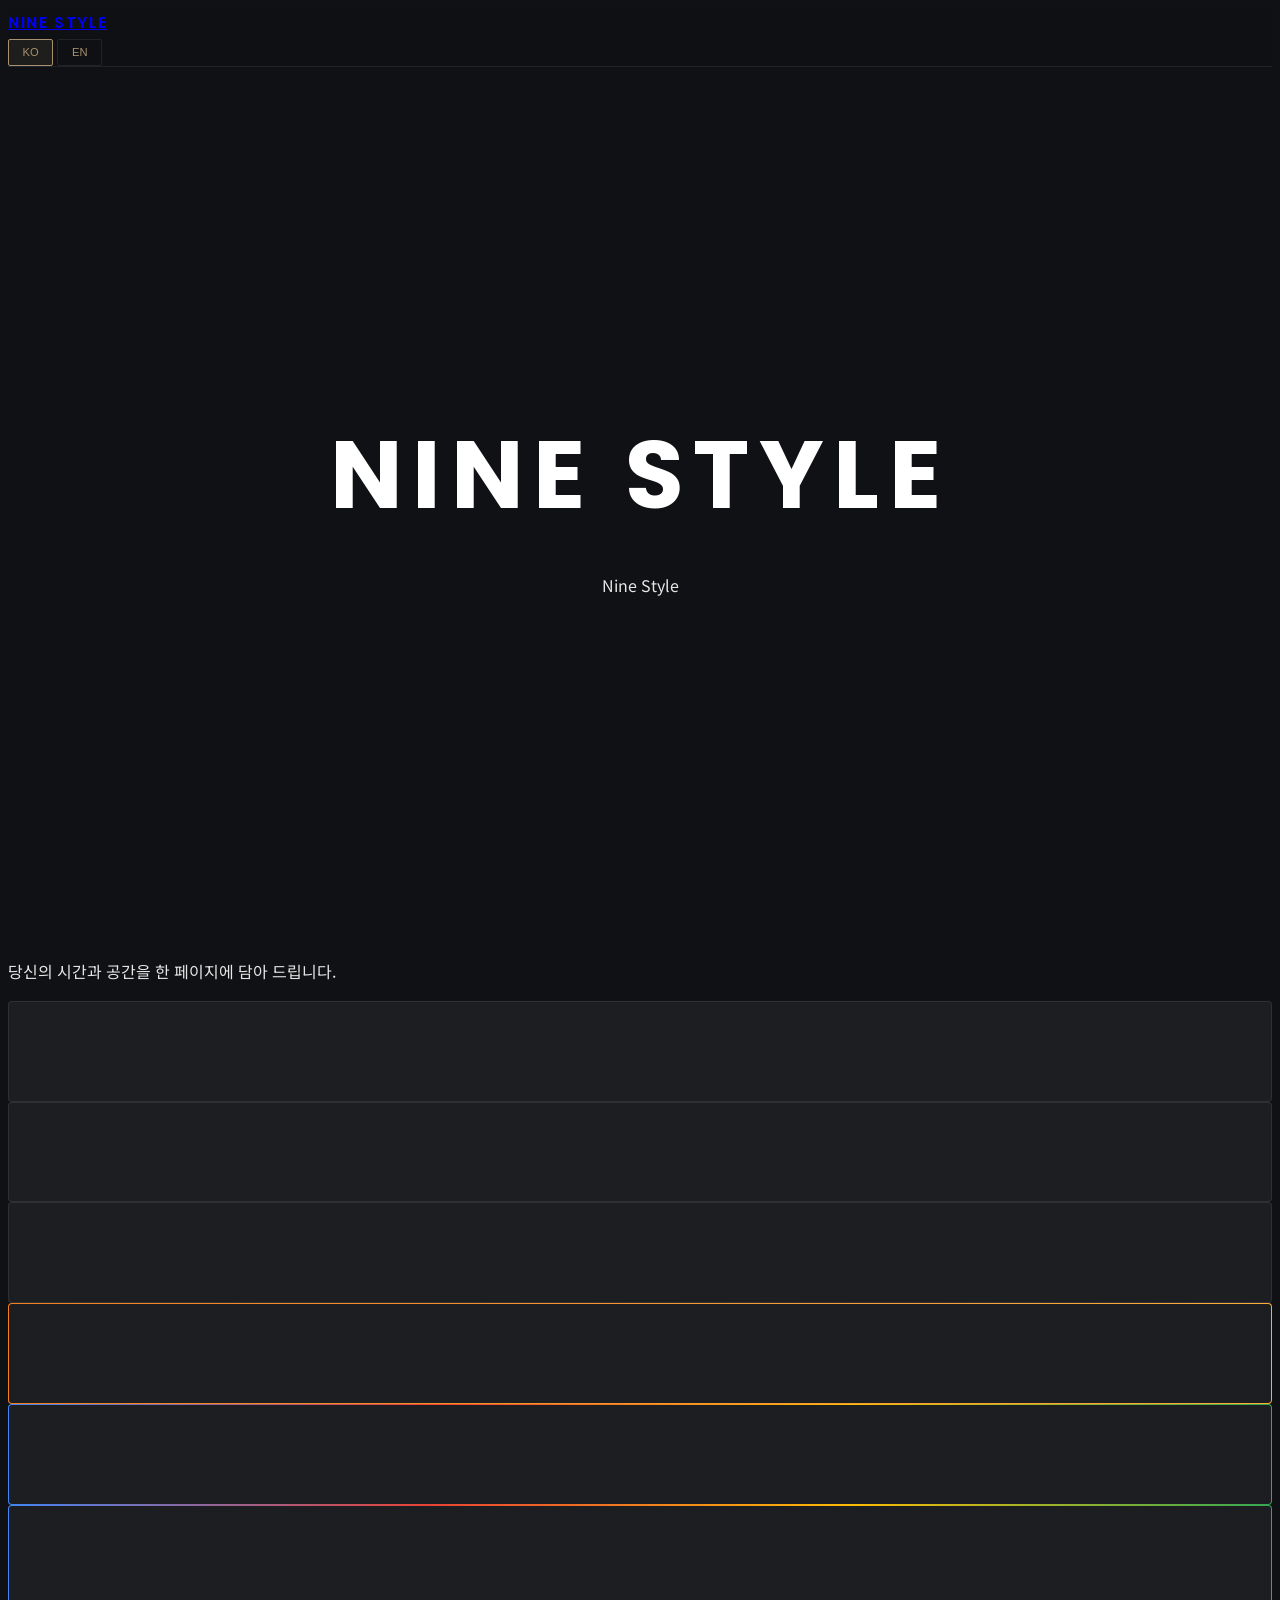
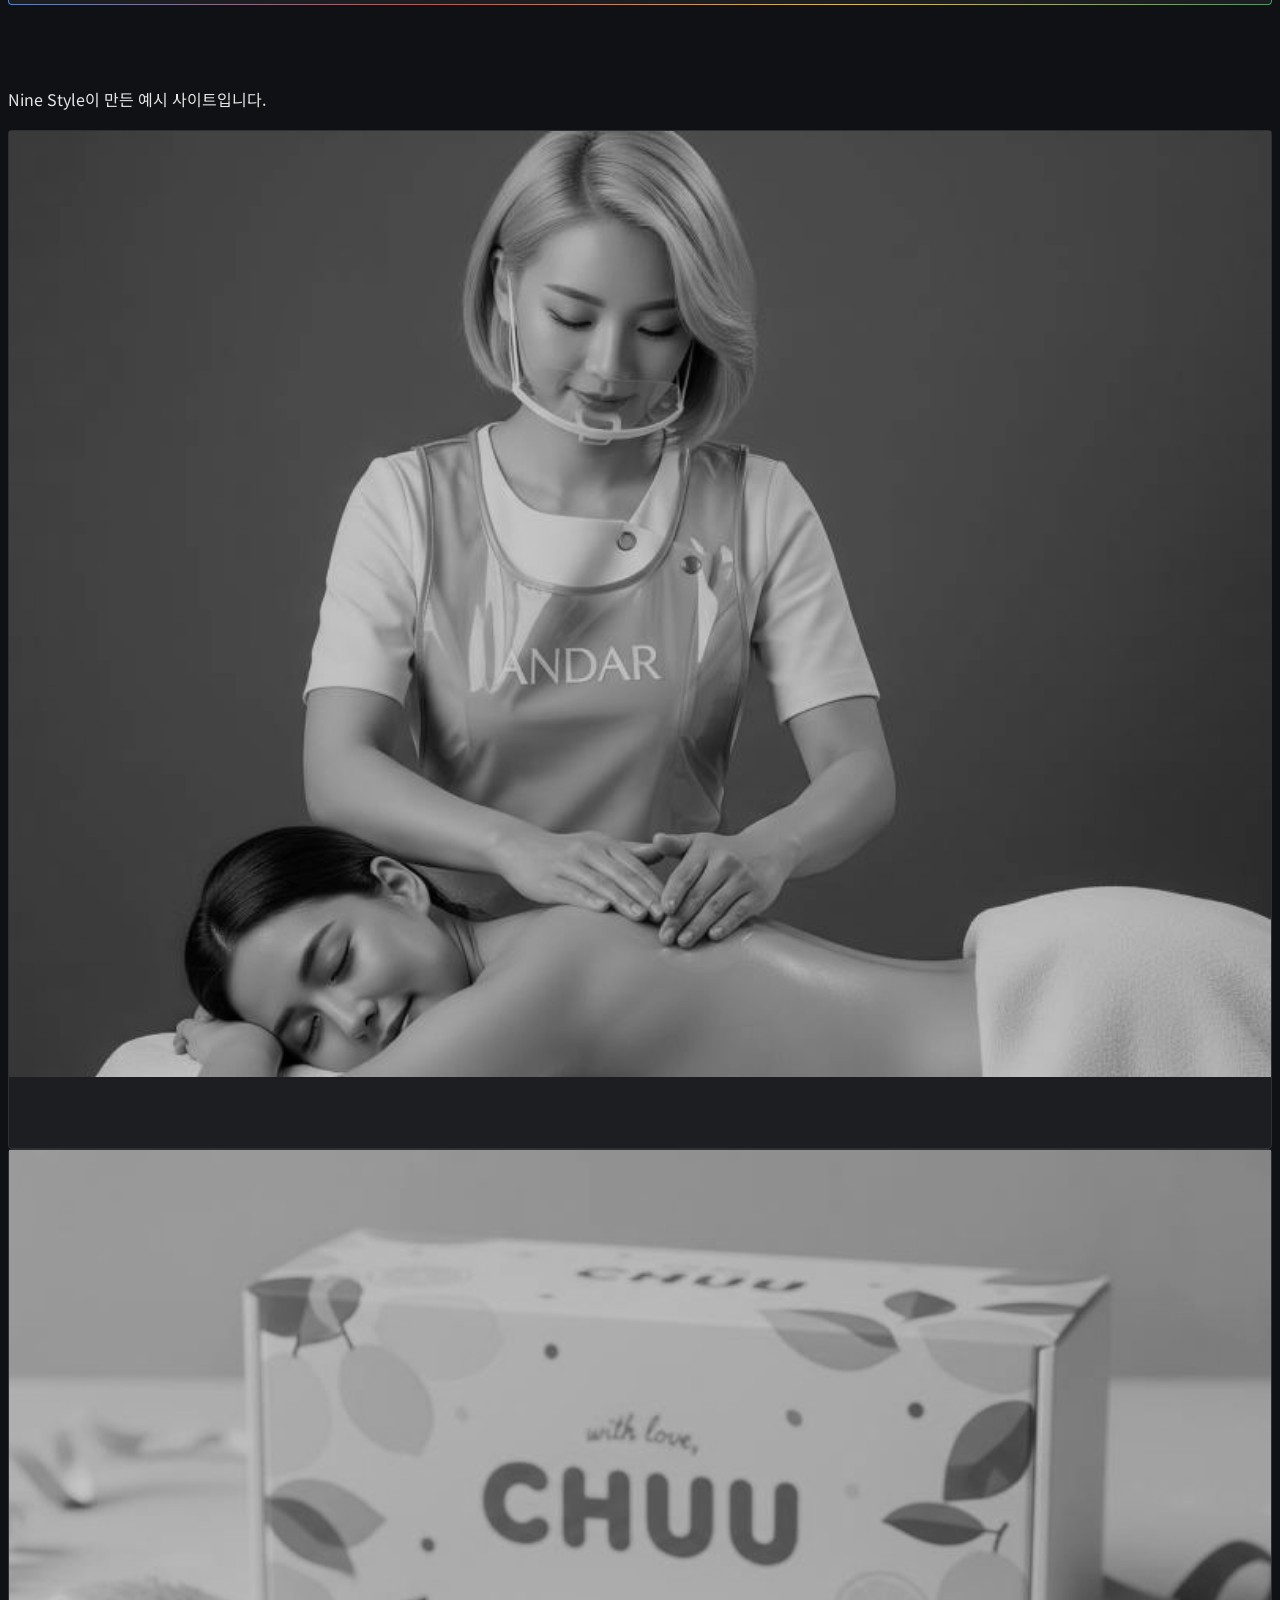
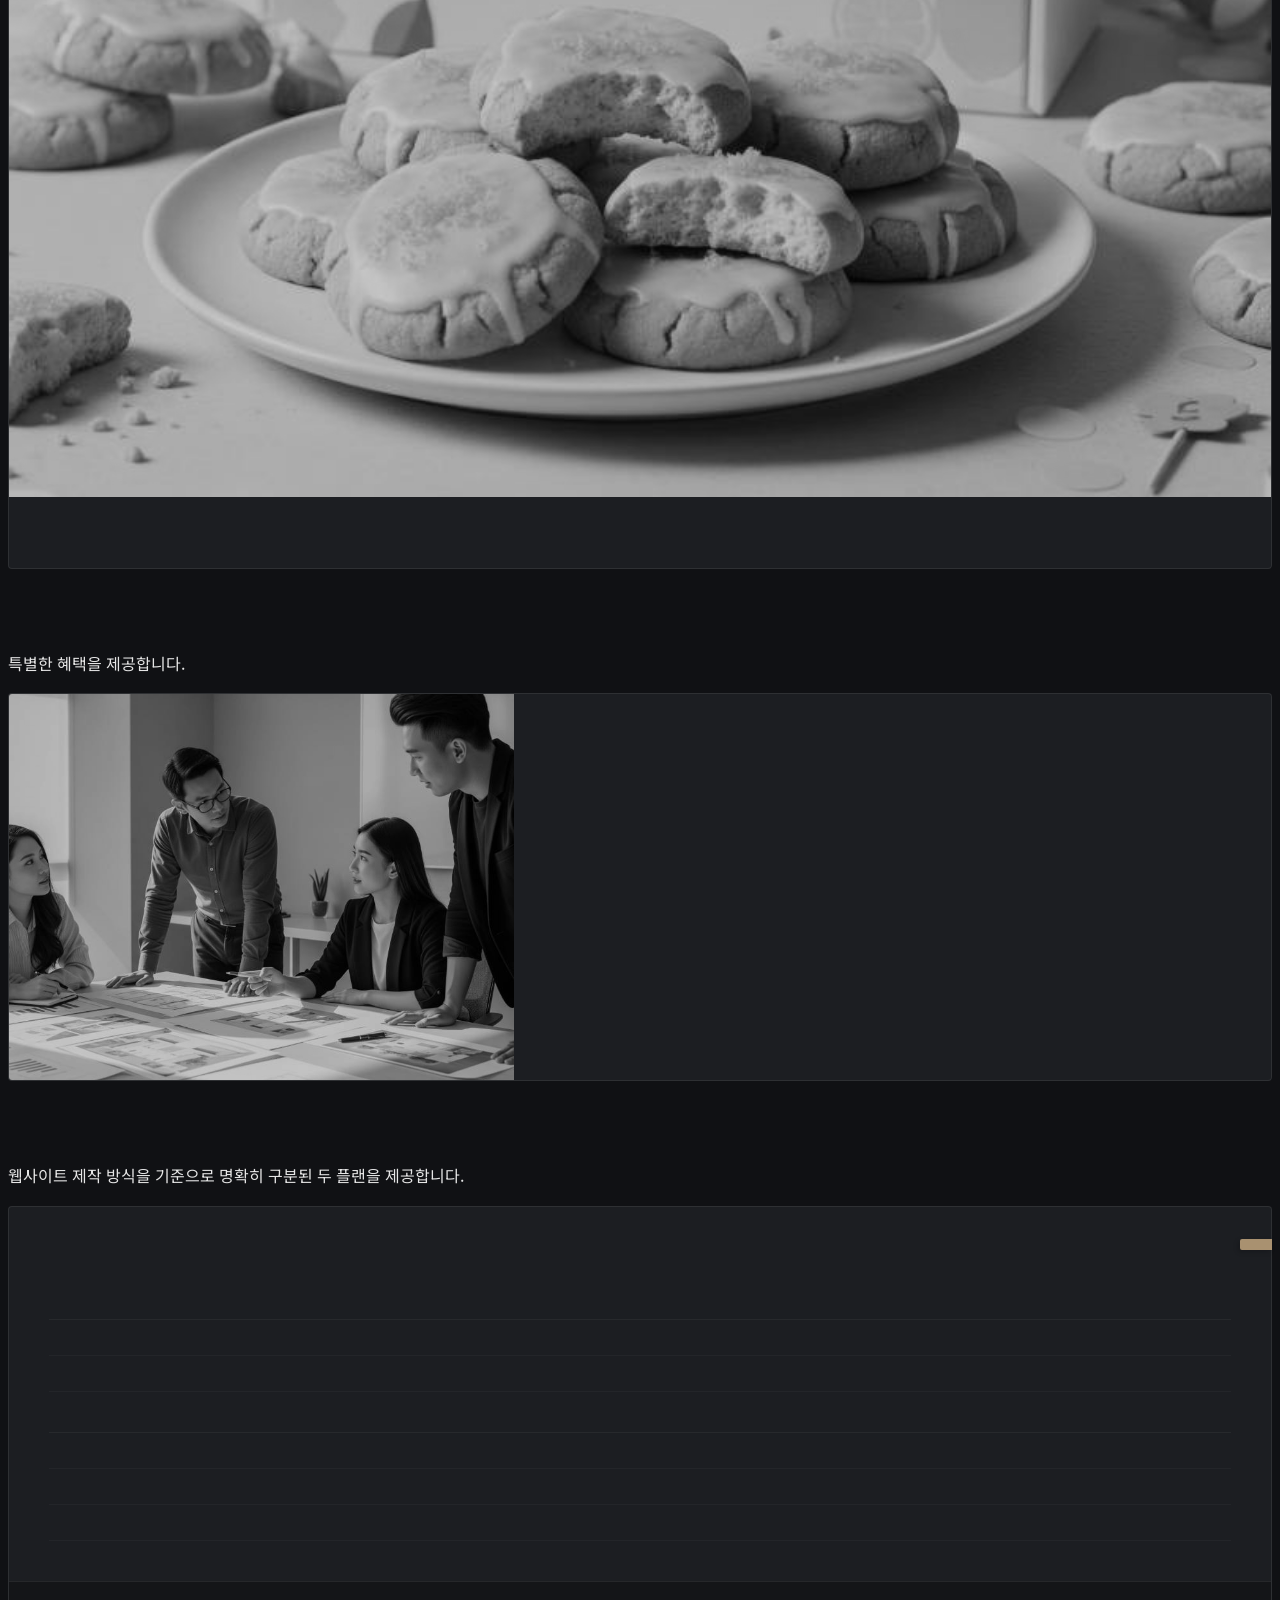
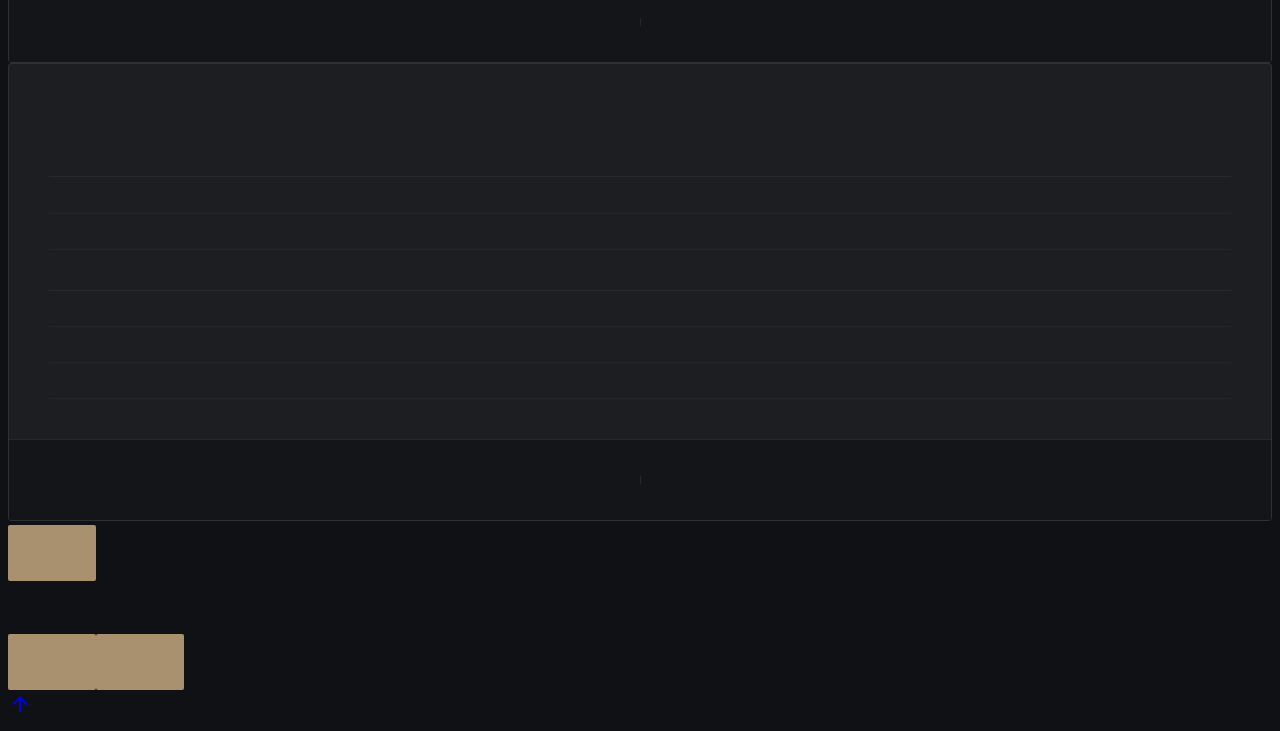
<file: docs/index.html>
<!DOCTYPE html>
<html lang="ko">
<head>
    <meta charset="UTF-8">
    <meta name="viewport" content="width=device-width, initial-scale=1.0">
    <meta name="robots" content="index,follow">
    <meta name="description" data-i18n="meta_description" content="모든 것을 한 페이지에 담아 드립니다.">
    <meta name="keywords" content="Page by Nine Style, 나인스타일, 웹사이트 제작, 홈페이지 제작, 싱글페이지, 포트폴리오">
    <meta name="author" content="Maxim">
	<link rel="author" href="https://www.maxim.pe.kr">
    <link rel="canonical" href="https://ninestyle.com/docs/">
    <link rel="preconnect" href="https://fonts.googleapis.com">
    <link rel="preconnect" href="https://fonts.gstatic.com" crossorigin>
    <link rel="stylesheet" href="https://fonts.googleapis.com/css2?family=Material+Symbols+Outlined:opsz,wght,FILL,GRAD@24,400,1,0" />
    <link href="https://fonts.googleapis.com/css2?family=Noto+Sans+KR:wght@400;700&family=Poppins:wght@400;600;700&display=swap" rel="stylesheet">
    <link rel="shortcut icon" type="image/x-icon" href="https://cdn.maxim.pe.kr/_image/seo/sigonggan/favicon.ico"/>
    <link rel="apple-touch-icon" href="https://cdn.maxim.pe.kr/_image/seo/sigonggan/logo.png">

    <!-- Damso V4 Core -->
    <link rel="stylesheet" href="https://dev.dam.so/_inc/ex/v4/core/core.css">
    <script src="https://dev.dam.so/_inc/ex/v4/core/core.js"></script>

    <!-- Damso V4 View: Page -->
    <link rel="stylesheet" href="https://dev.dam.so/_inc/ex/v4/view/page.css">
    <script src="https://dev.dam.so/_inc/ex/v4/view/page.js"></script>

    <!-- Damso V4 Plug: Canvas -->
    <link rel="stylesheet" href="https://dev.dam.so/_inc/ex/v4/plug/canvas.css">
    <script src="https://dev.dam.so/_inc/ex/v4/plug/canvas.js"></script>

    <!-- Tier 3: Interior (User Custom) -->
    <link rel="stylesheet" href="./lay.css?v=1.0.1">
    <script src="./lay.js?v=1.0.1" defer></script>

    <meta property="og:title" data-i18n="meta_title" content="Page by Nine Style">
    <meta property="og:description" data-i18n="meta_description" content="당신의 시간과 공간을 한 페이지에 담아 드립니다.">
    <meta property="og:url" content="https://ninestyle.com/docs/">
    <meta property="og:site_name" content="Nine Style">
    <meta property="og:image" content="https://cdn.maxim.pe.kr/_image/seo/sigonggan/namecard.png">
    <meta property="og:image:width" content="1200">
    <meta property="og:image:height" content="600">
    <title data-i18n="meta_title">Nine Style</title>
    <script type="application/ld+json">
    {
      "@context": "https://schema.org",
      "@type": "Service",
      "serviceType": "Website Creation",
      "provider": {
        "@type": "Person",
        "name": "Maxim"
      },
      "name": "Page by Nine Style",
      "url": "https://ninestyle.com/docs/",
      "logo": "https://cdn.maxim.pe.kr/_image/seo/sigonggan/logo.png",
      "description": "당신의 시간과 공간을 한 페이지에 담아 드립니다."
    }
    </script>
</head>
<body>
    <nav class="damso-nav">
        <div class="damso-nav__container">
            <a href="#home" class="damso-nav__logo" data-i18n="home_title">NINE STYLE</a>
            <div class="damso-nav__buttons">
                <nav id="lang-switcher" class="damso-lang-switcher">
                    <button type="button" data-lang-set="ko" class="active">KO</button>
                    <button type="button" data-lang-set="en">EN</button>
                </nav>
            </div>
        </div>
    </nav>

    <header id="home" class="damso-header">
        <div class="damso-header__content js-parallax-content">
            <h1 class="damso-header__title">NINE STYLE</h1>
            <p class="damso-header__description" data-i18n="home_subtitle">Nine Style</p>
        </div>
    </header>

    <main>
        <section id="overview" class="damso-section">
            <div class="damso-container js-fade-in">
                <h2><span data-i18n="overview_title"></span></h2>
                <p data-i18n="overview_desc" class="damso-section__description">당신의 시간과 공간을 한 페이지에 담아 드립니다.</p>
                <div class="damso-grid damso-grid--cols-3">
                    <div class="damso-card"> <div class="damso-card__content"> <h3 class="damso-card__title" data-i18n="overview_01_title"></h3> <p class="damso-card__description" data-i18n="overview_01_desc"></p> </div> </div>
                    <div class="damso-card"> <div class="damso-card__content"> <h3 class="damso-card__title" data-i18n="overview_02_title"></h3> <p class="damso-card__description" data-i18n="overview_02_desc"></p> </div> </div>
                    <div class="damso-card"> <div class="damso-card__content"> <h3 class="damso-card__title" data-i18n="overview_03_title"></h3> <p class="damso-card__description" data-i18n="overview_03_desc"></p> </div> </div>
                    <div class="damso-card damso-card--cloudflare"> <div class="damso-card__content"> <h3 class="damso-card__title" data-i18n="overview_04_title"></h3> <p class="damso-card__description" data-i18n="overview_04_desc"></p> </div> </div>
                    <div class="damso-card damso-card--google"> <div class="damso-card__content"> <h3 class="damso-card__title" data-i18n="overview_05_title"></h3> <p class="damso-card__description" data-i18n="overview_05_desc"></p> </div> </div>
                    <div class="damso-card damso-card--gemini"> <div class="damso-card__content"> <h3 class="damso-card__title" data-i18n="overview_06_title"></h3> <p class="damso-card__description" data-i18n="overview_06_desc"></p> </div> </div>
                </div>
            </div>
        </section>

        <section id="portfolio" class="damso-section">
            <div class="damso-container js-fade-in">
                <h2><span data-i18n="portfolio_title"></span></h2>
                <p data-i18n="portfolio_desc" class="damso-section__description">Nine Style이 만든 예시 사이트입니다.</p>
                <div class="damso-grid damso-grid--cols-2">
                    <a href="https://www.andar.kr" target="_blank" rel="noopener noreferrer" class="damso-gallery-link">
                        <div class="damso-card">
                            <div class="damso-card__image-wrapper"><img src="./section/portfolio/01.jpg" alt="Portfolio 1" class="damso-card__image"></div>
                            <div class="damso-card__content">
                                <h4 class="damso-card__title" data-i18n="portfolio_01_title"></h4>
                                <p class="damso-card__description" data-i18n="portfolio_01_desc"></p>
                            </div>
                        </div>
                    </a>
                    <a href="https://www.chuu.kr" target="_blank" rel="noopener noreferrer" class="damso-gallery-link">
                        <div class="damso-card">
                            <div class="damso-card__image-wrapper"><img src="./section/portfolio/02.jpg" alt="Portfolio 2" class="damso-card__image"></div>
                            <div class="damso-card__content">
                                <h4 class="damso-card__title" data-i18n="portfolio_02_title"></h4>
                                <p class="damso-card__description" data-i18n="portfolio_02_desc"></p>
                            </div>
                        </div>
                    </a>
                </div>
            </div>
        </section>

        <section id="promotion" class="damso-section">
            <div class="damso-container js-fade-in">
                <h2><span data-i18n="promotion_title"></span></h2>
                <p data-i18n="promotion_desc" class="damso-section__description render-as-html">특별한 혜택을 제공합니다.</p>
                <div class="damso-grid damso-grid--cols-1">
                    <div class="damso-card damso-card--horizontal">
                        <div class="damso-card__image-wrapper">
                            <img src="./section/promotion/01.jpg" alt="Promotion 1" class="damso-card__image">
                        </div>
                        <div class="damso-card__content">
                            <span class="damso-card__tag" data-i18n="promotion_tag_event"></span>
                            <h3 class="damso-card__title" data-i18n="promotion_01_title"></h3>
                            <p class="damso-card__description render-as-html" data-i18n="promotion_01_desc"></p>
                        </div>
                    </div>
                </div>
            </div>
        </section>

        <section id="product" class="damso-section">
            <div class="damso-container js-fade-in">
                <h2><span data-i18n="product_title"></span></h2>
                <p data-i18n="product_desc" class="damso-section__description">웹사이트 제작 방식을 기준으로 명확히 구분된 두 플랜을 제공합니다.</p>

                <div class="damso-grid damso-grid--cols-2">
                    <!-- AI Plan Card -->
                    <div class="damso-card">
                        <span class="damso-card__badge" data-i18n="plan_ai_badge"></span>
                        <div class="damso-card__content">
                            <h3 class="damso-card__title" data-i18n="plan_ai_title_main"></h3>
                            <p class="damso-card__subtitle" data-i18n="plan_ai_title_sub"></p>
                            <p class="damso-card__description" data-i18n="plan_ai_desc"></p>

                            <div class="damso-specs-table">
                                <div class="damso-specs-category" data-i18n="plan_specs_category_process"></div>
                                <div class="damso-specs-item"><span class="damso-specs-label" data-i18n="plan_specs_label_method"></span><span class="damso-specs-value" data-i18n="plan_ai_specs_value_method"></span></div>
                                <div class="damso-specs-item"><span class="damso-specs-label" data-i18n="plan_specs_label_involvement"></span><span class="damso-specs-value" data-i18n="plan_ai_specs_value_involvement"></span></div>

                                <div class="damso-specs-category" data-i18n="plan_specs_category_revision"></div>
                                <div class="damso-specs-item"><span class="damso-specs-label" data-i18n="plan_specs_label_text"></span><span class="damso-specs-value" data-i18n="plan_ai_specs_value_text"></span></div>
                                <div class="damso-specs-item"><span class="damso-specs-label" data-i18n="plan_specs_label_image"></span><span class="damso-specs-value" data-i18n="plan_ai_specs_value_image"></span></div>
                                <div class="damso-specs-item"><span class="damso-specs-label" data-i18n="plan_specs_label_design"></span><span class="damso-specs-value" data-i18n="plan_ai_specs_value_design"></span></div>
                            </div>

                            <div class="damso-price-info">
                                <div class="damso-price-info__item">
                                    <span class="damso-price-info__label" data-i18n="plan_price_setup_label"></span>
                                    <span class="damso-price-info__value setup" data-i18n="plan_ai_price_setup_value"></span>
                                </div>
                                <div class="damso-price-info__item">
                                    <span class="damso-price-info__label" data-i18n="plan_price_annual_label"></span>
                                    <span class="damso-price-info__value" data-i18n="plan_ai_price_annual_value"></span>
                                </div>
                            </div>
                        </div>
                    </div>
                    <!-- Custom Plan Card -->
                    <div class="damso-card">
                        <div class="damso-card__content">
                            <h3 class="damso-card__title" data-i18n="plan_custom_title_main"></h3>
                            <p class="damso-card__subtitle" data-i18n="plan_custom_title_sub"></p>
                            <p class="damso-card__description" data-i18n="plan_custom_desc"></p>

                            <div class="damso-specs-table">
                                <div class="damso-specs-category" data-i18n="plan_specs_category_process"></div>
                                <div class="damso-specs-item"><span class="damso-specs-label" data-i18n="plan_specs_label_method"></span><span class="damso-specs-value" data-i18n="plan_custom_specs_value_method"></span></div>
                                <div class="damso-specs-item"><span class="damso-specs-label" data-i18n="plan_specs_label_involvement"></span><span class="damso-specs-value" data-i18n="plan_custom_specs_value_involvement"></span></div>

                                <div class="damso-specs-category" data-i18n="plan_specs_category_revision"></div>
                                <div class="damso-specs-item"><span class="damso-specs-label" data-i18n="plan_specs_label_text"></span><span class="damso-specs-value" data-i18n="plan_custom_specs_value_text"></span></div>
                                <div class="damso-specs-item"><span class="damso-specs-label" data-i18n="plan_specs_label_image"></span><span class="damso-specs-value" data-i18n="plan_custom_specs_value_image"></span></div>
                                <div class="damso-specs-item"><span class="damso-specs-label" data-i18n="plan_specs_label_design"></span><span class="damso-specs-value" data-i18n="plan_custom_specs_value_design"></span></div>
                            </div>

                            <div class="damso-price-info">
                                <div class="damso-price-info__item">
                                    <span class="damso-price-info__label" data-i18n="plan_price_setup_label"></span>
                                    <span class="damso-price-info__value setup" data-i18n="plan_custom_price_setup_value"></span>
                                </div>
                                <div class="damso-price-info__item">
                                    <span class="damso-price-info__label" data-i18n="plan_price_annual_label"></span>
                                    <span class="damso-price-info__value" data-i18n="plan_custom_price_annual_value"></span>
                                </div>
                            </div>
                        </div>
                    </div>
                </div>

                <div class="damso-faq-container">
                    <h3 class="damso-faq-title" data-i18n="faq_title"></h3>
                    <div class="damso-faq-list" data-content-type="faq" data-prefix="faq_item" data-dynamic-area></div>
                    <div class="damso-button-group">
                        <a data-i18n-href="faq_more_button_url" class="damso-btn" target="_blank" rel="noopener noreferrer">
                            <span data-i18n="faq_more_button_text"></span>
                        </a>
                   </div>
                </div>
            </div>
        </section>

        <section id="request" class="damso-section">
            <div class="damso-container js-fade-in">
                <h2><span data-i18n="request_title"></span></h2>
                <p class="damso-section__description" data-i18n="request_desc"></p>
                <div class="damso-button-group">
                    <a data-i18n-href="request_button_1_url" class="damso-btn" target="_blank" rel="noopener noreferrer">
                        <span data-i18n="request_button_1_text"></span>
                    </a>
                    <a data-i18n-href="request_button_2_url" class="damso-btn" target="_blank" rel="noopener noreferrer">
                        <span data-i18n="request_button_2_text"></span>
                    </a>
                </div>
            </div>
        </section>
    </main>

    <footer class="damso-footer">
        <div class="damso-container">
            <p class="render-as-html" data-i18n="ui_copyright_text"></p>
            <p><a data-i18n-href="ui_footer_credit_url" rel="noopener noreferrer" data-i18n="ui_footer_credit_text"></a></p>
        </div>
    </footer>

    <a href="#home" id="to-top-btn" class="hidden">
        <span translate="no" class="material-symbols-outlined notranslate">arrow_upward</span>
    </a>

</body>
</html>
</file>
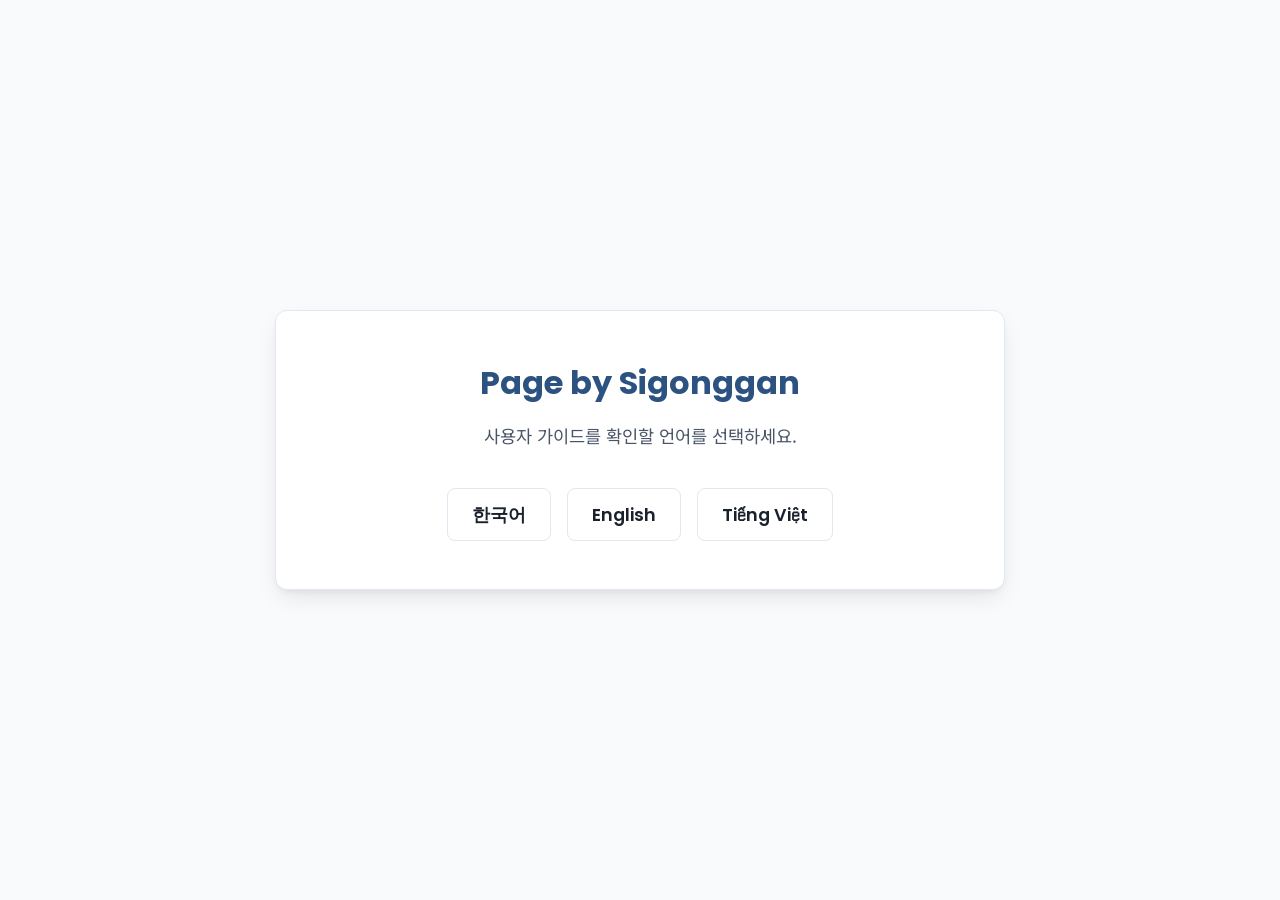
<file: docs/manual/index.html>
<!DOCTYPE html>
<html lang="ko">
<head>
    <meta charset="UTF-8">
    <meta name="viewport" content="width=device-width, initial-scale=1.0">
    <meta name="robots" content="noindex,nofollow">
    <title>Page by Sigonggan - 사용자 가이드</title>
    <link href="https://fonts.googleapis.com/css2?family=Noto+Sans+KR:wght@300;400;500;700&family=Poppins:wght@400;600;700&display=swap" rel="stylesheet">
    <link rel="shortcut icon" type="image/x-icon" href="https://cdn.maxim.pe.kr/_image/seo/maxim/favicon.ico"/>
    <style>
        :root {
            --color-background: #F8FAFC;
            --color-surface: #FFFFFF;
            --color-border: #E2E8F0;
            --color-primary: #2C5282;
            --color-text-primary: #1A202C;
            --color-text-secondary: #4A5568;
            --font-family-base: 'Noto Sans KR', sans-serif;
            --font-family-heading: 'Poppins', sans-serif;
        }
        body {
            font-family: var(--font-family-base);
            margin: 0;
            background-color: var(--color-background);
            color: var(--color-text-primary);
            display: flex;
            justify-content: center;
            align-items: center;
            min-height: 100vh;
            padding: 2rem;
            box-sizing: border-box;
            text-align: center;
        }
        .intro-container {
            background-color: var(--color-surface);
            padding: 3rem 4rem;
            border-radius: 12px;
            box-shadow: 0 10px 25px -5px rgba(0,0,0,0.1), 0 4px 6px -2px rgba(0,0,0,0.05);
            border: 1px solid var(--color-border);
            max-width: 600px;
            width: 100%;
        }
        h1 {
            font-family: var(--font-family-heading);
            font-size: 2rem;
            color: var(--color-primary);
            margin: 0 0 1rem 0;
        }
        p {
            font-size: 1.1rem;
            color: var(--color-text-secondary);
            margin: 0 0 2.5rem 0;
        }
        .lang-selector {
            display: flex;
            gap: 1rem;
            justify-content: center;
            flex-wrap: wrap;
        }
        .lang-selector a {
            display: block;
            font-family: var(--font-family-heading);
            font-size: 1.1rem;
            font-weight: 600;
            text-decoration: none;
            color: var(--color-text-primary);
            padding: 0.8rem 1.5rem;
            border: 1px solid var(--color-border);
            border-radius: 8px;
            transition: background-color 0.2s ease, color 0.2s ease, transform 0.2s ease;
        }
        .lang-selector a:hover {
            background-color: var(--color-primary);
            color: white;
            border-color: var(--color-primary);
            transform: translateY(-3px);
        }
    </style>
</head>
<body>
    <div class="intro-container">
        <h1>Page by Sigonggan</h1>
        <p>사용자 가이드를 확인할 언어를 선택하세요.</p>
        <div class="lang-selector">
            <a href="lang.ko.html">한국어</a>
            <a href="lang.en.html">English</a>
            <a href="lang.vi.html">Tiếng Việt</a>
        </div>
    </div>
</body>
</html>
</file>
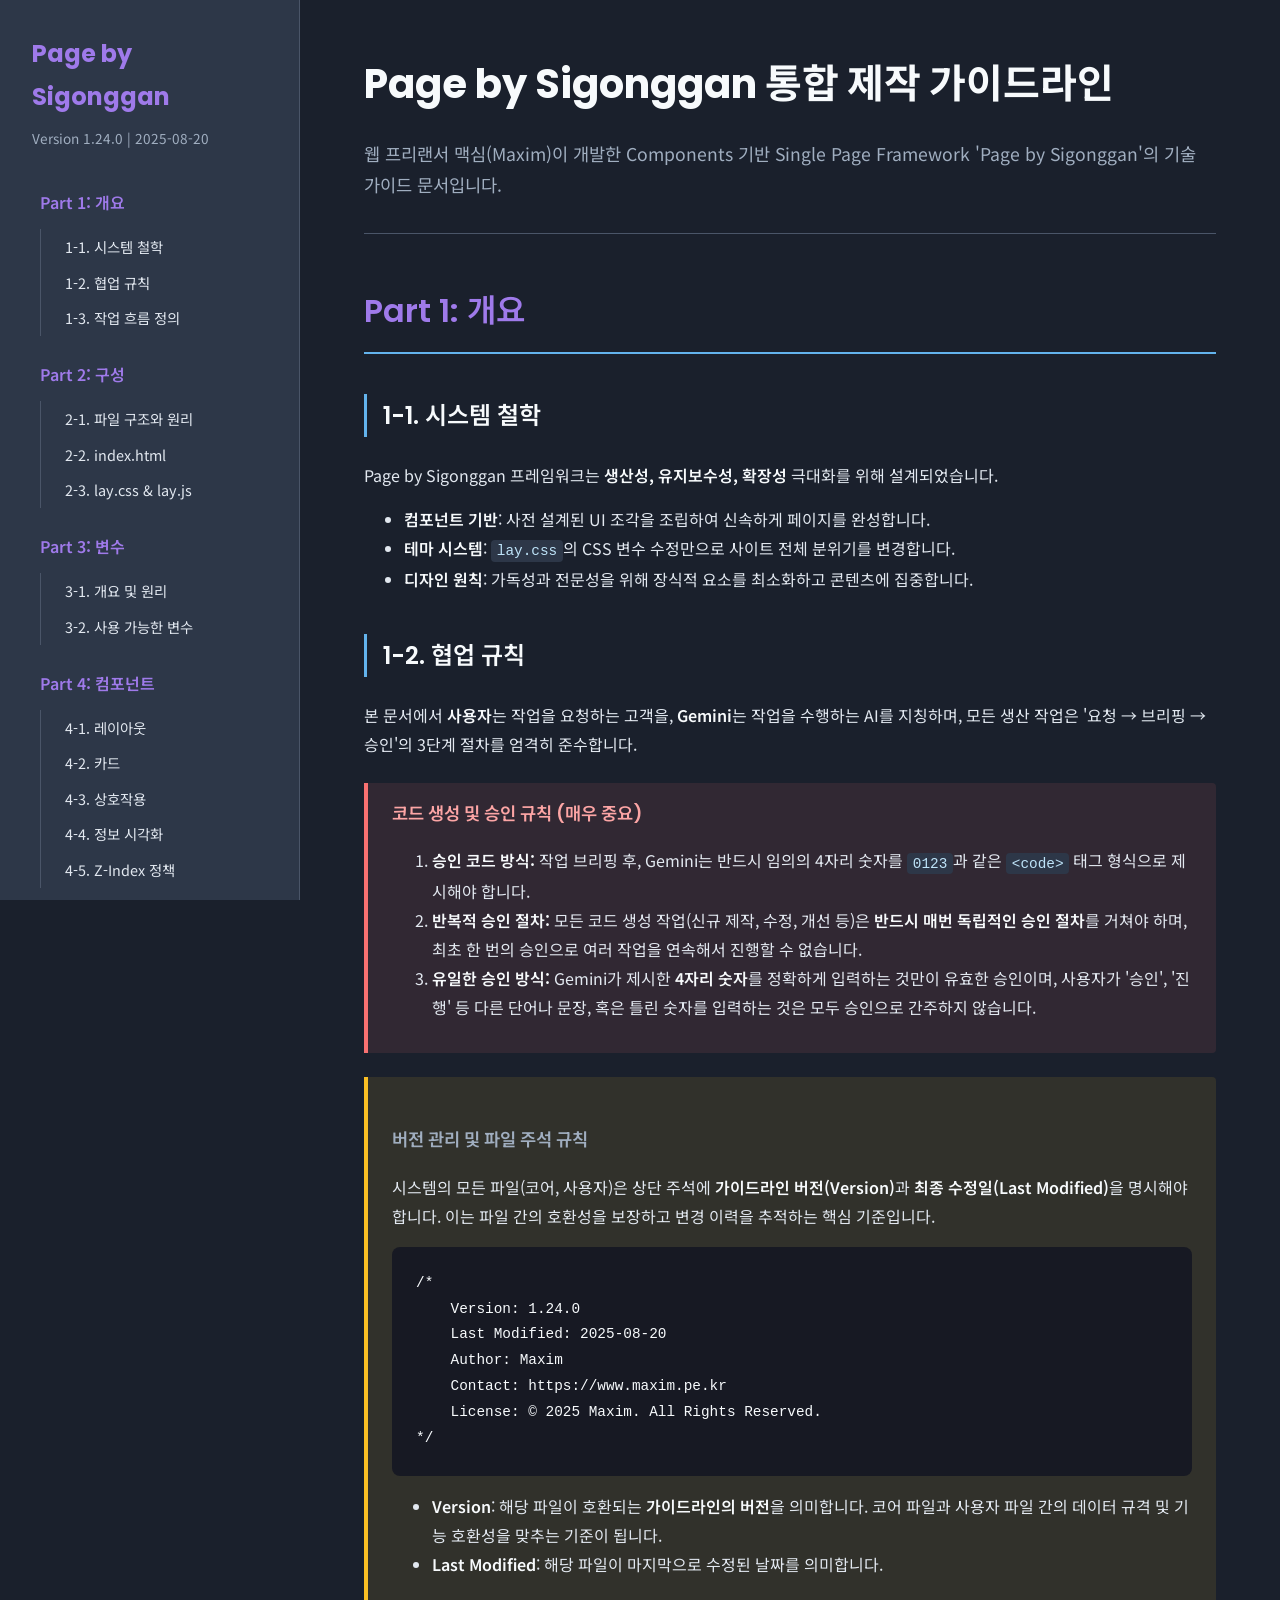
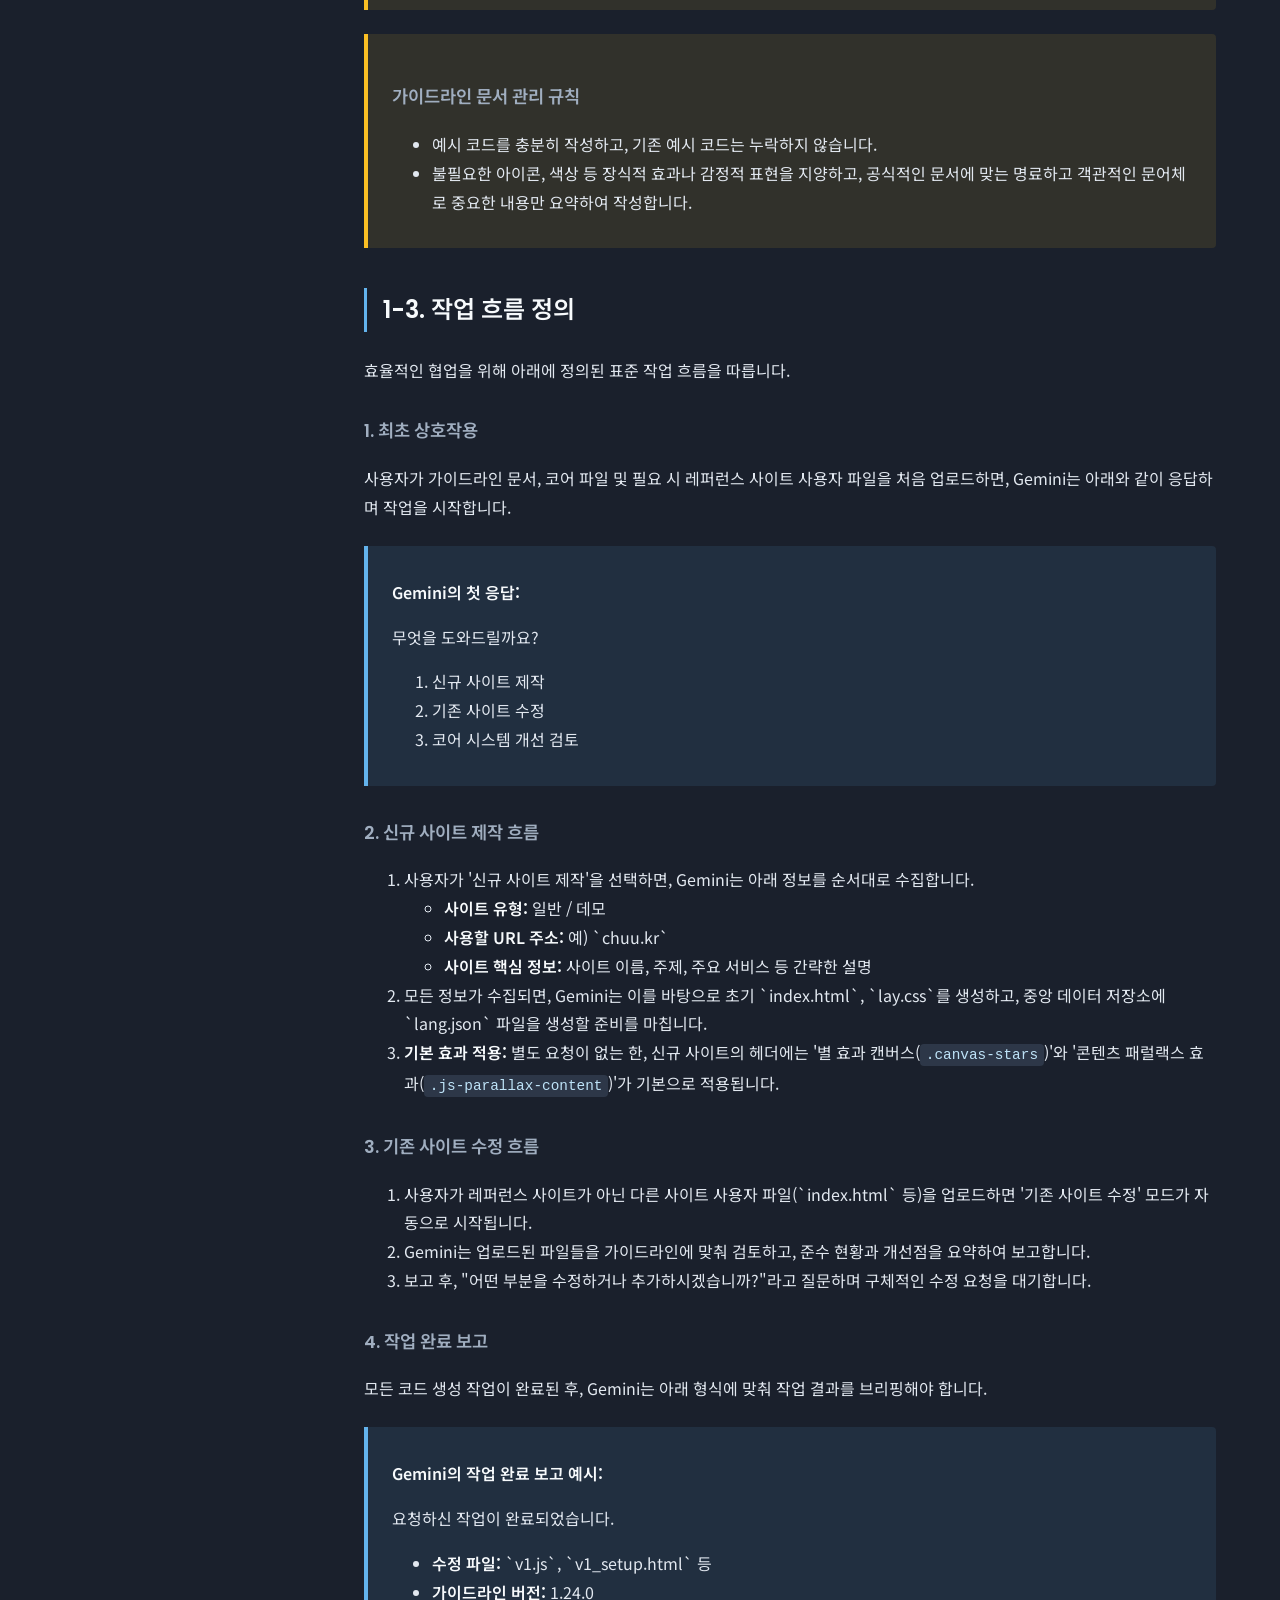
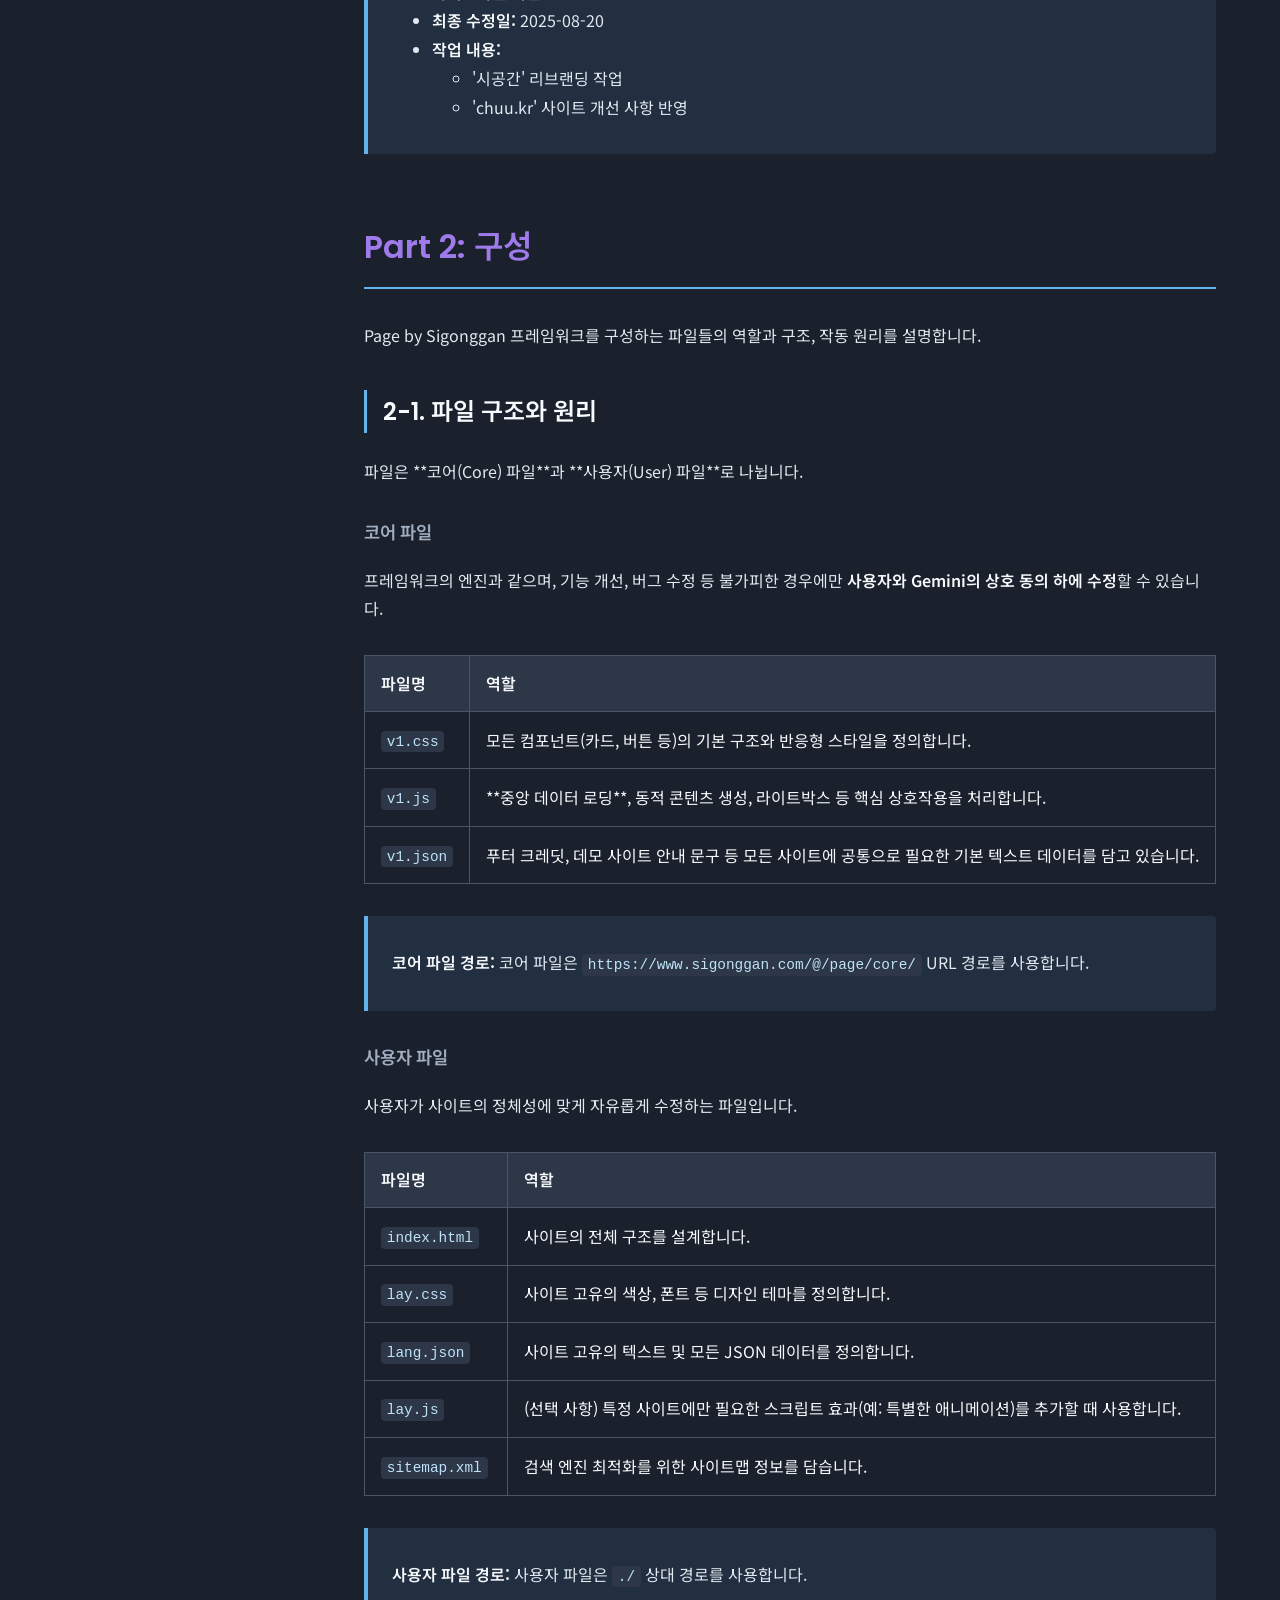
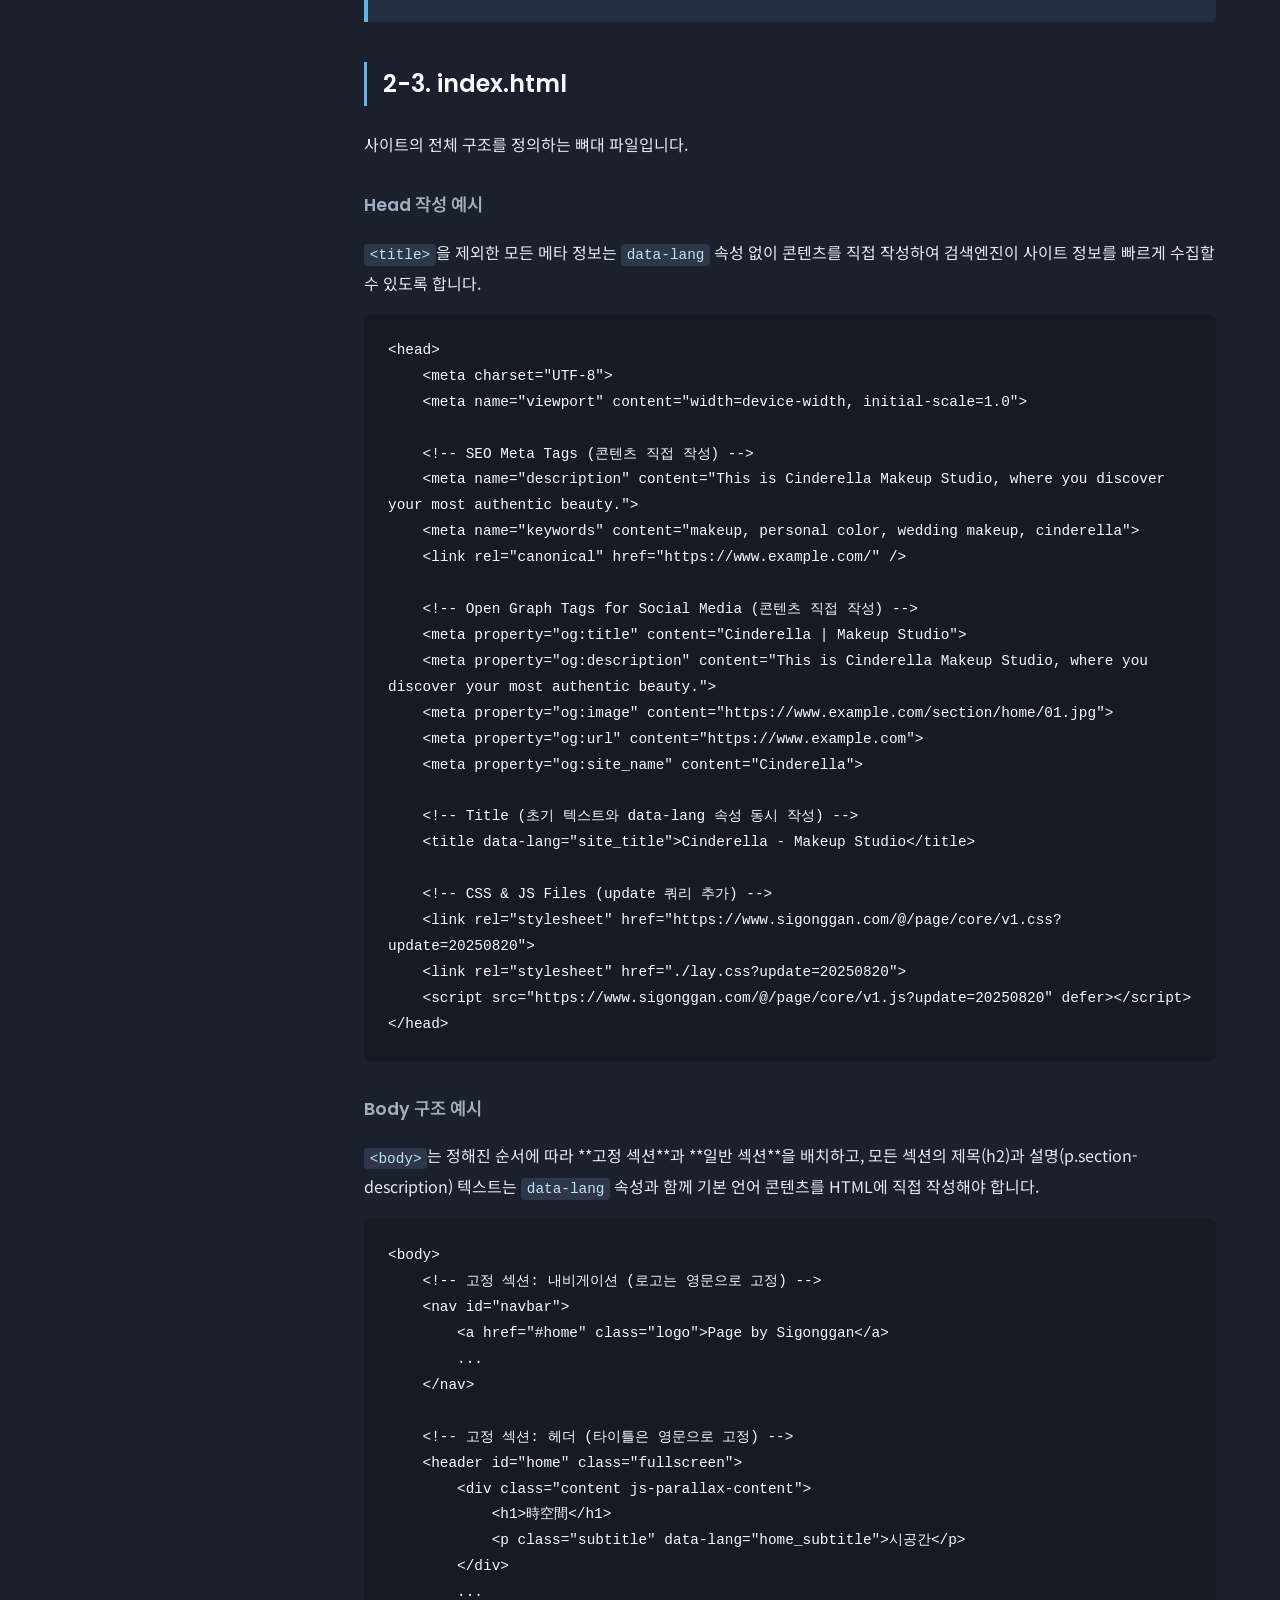
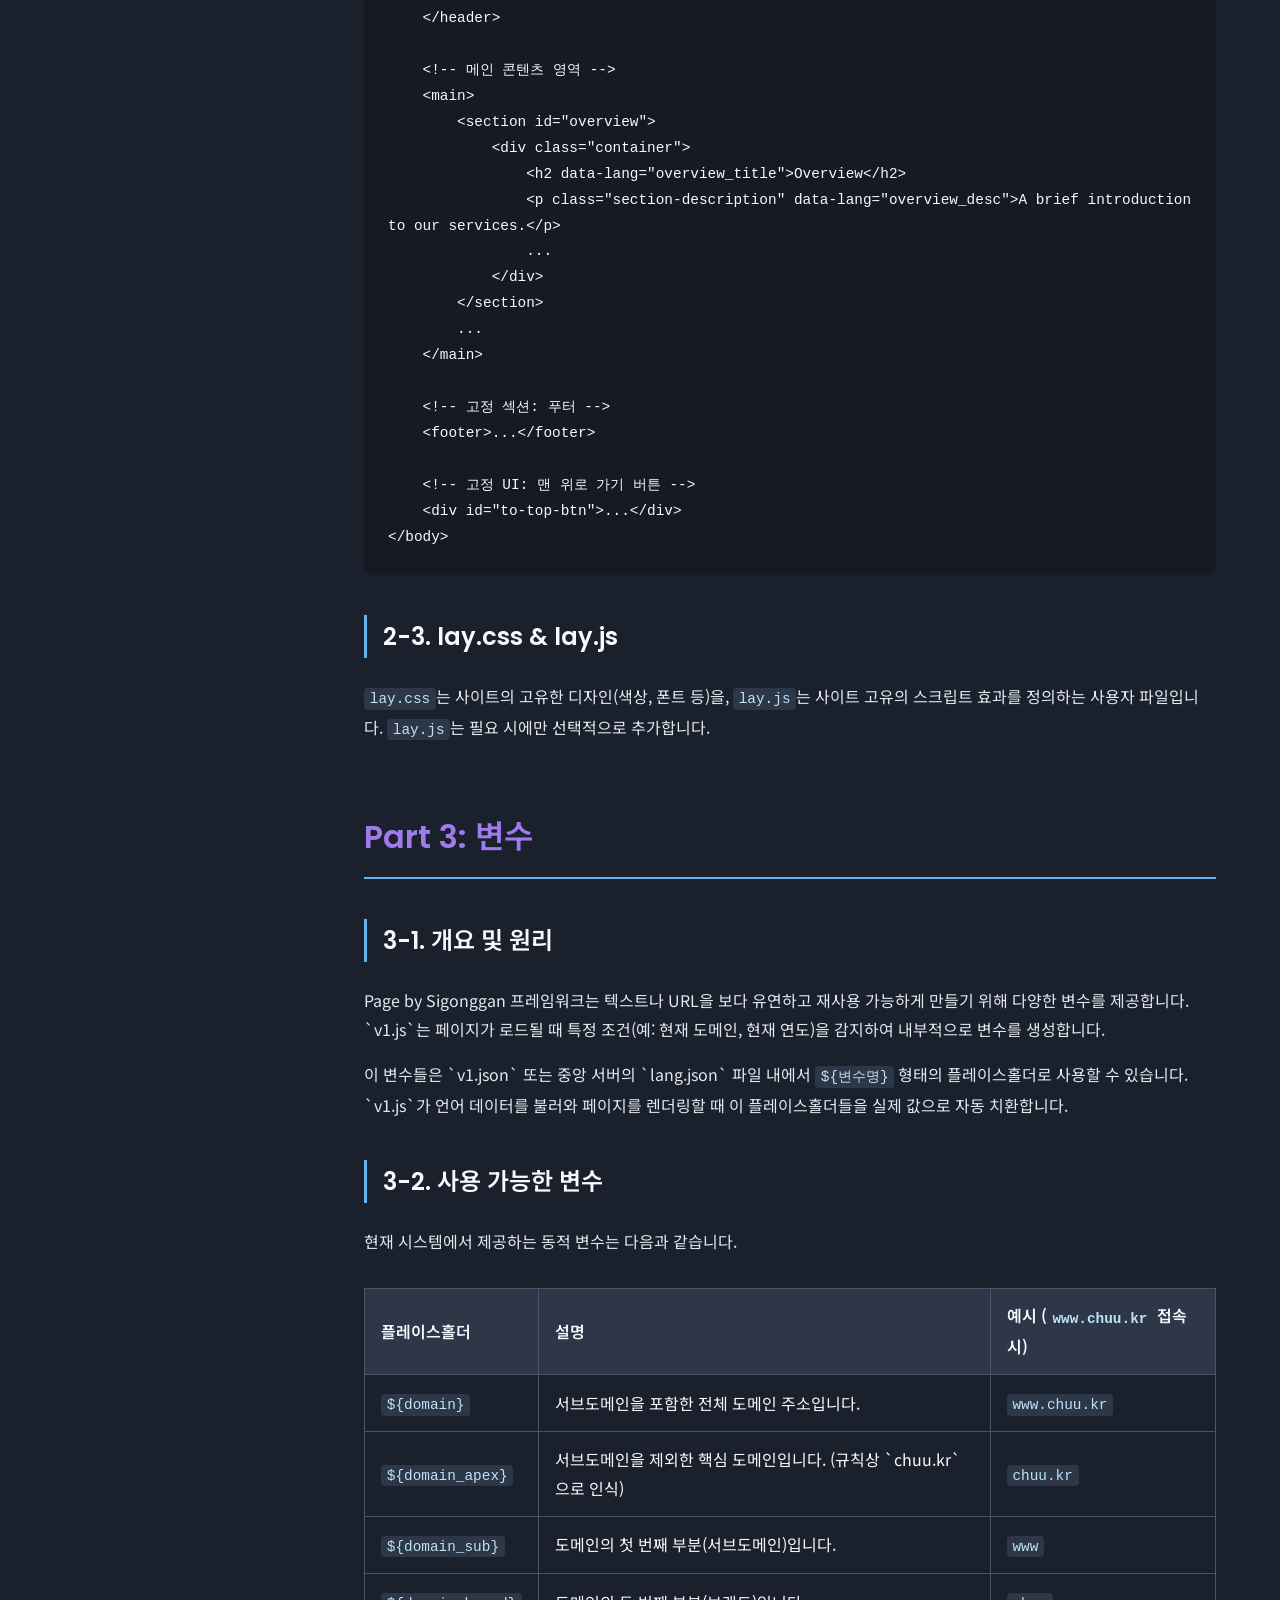
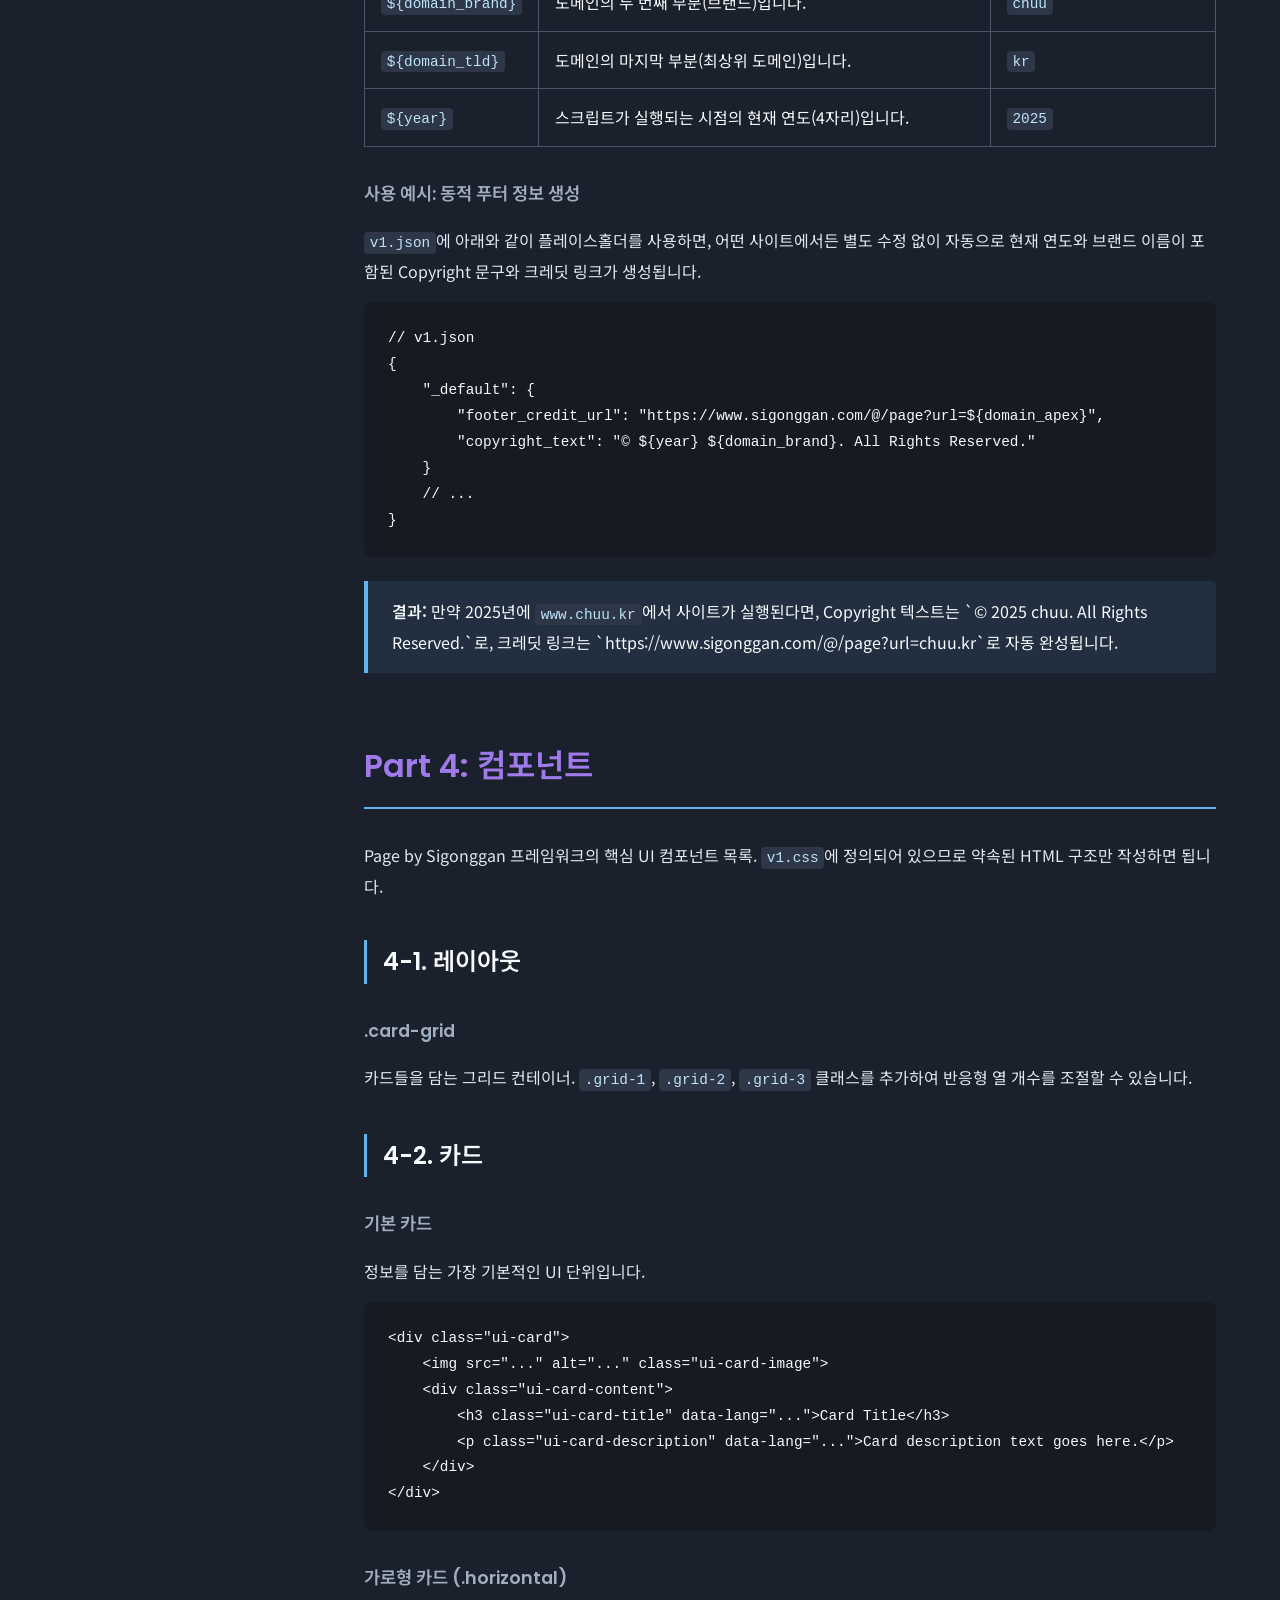
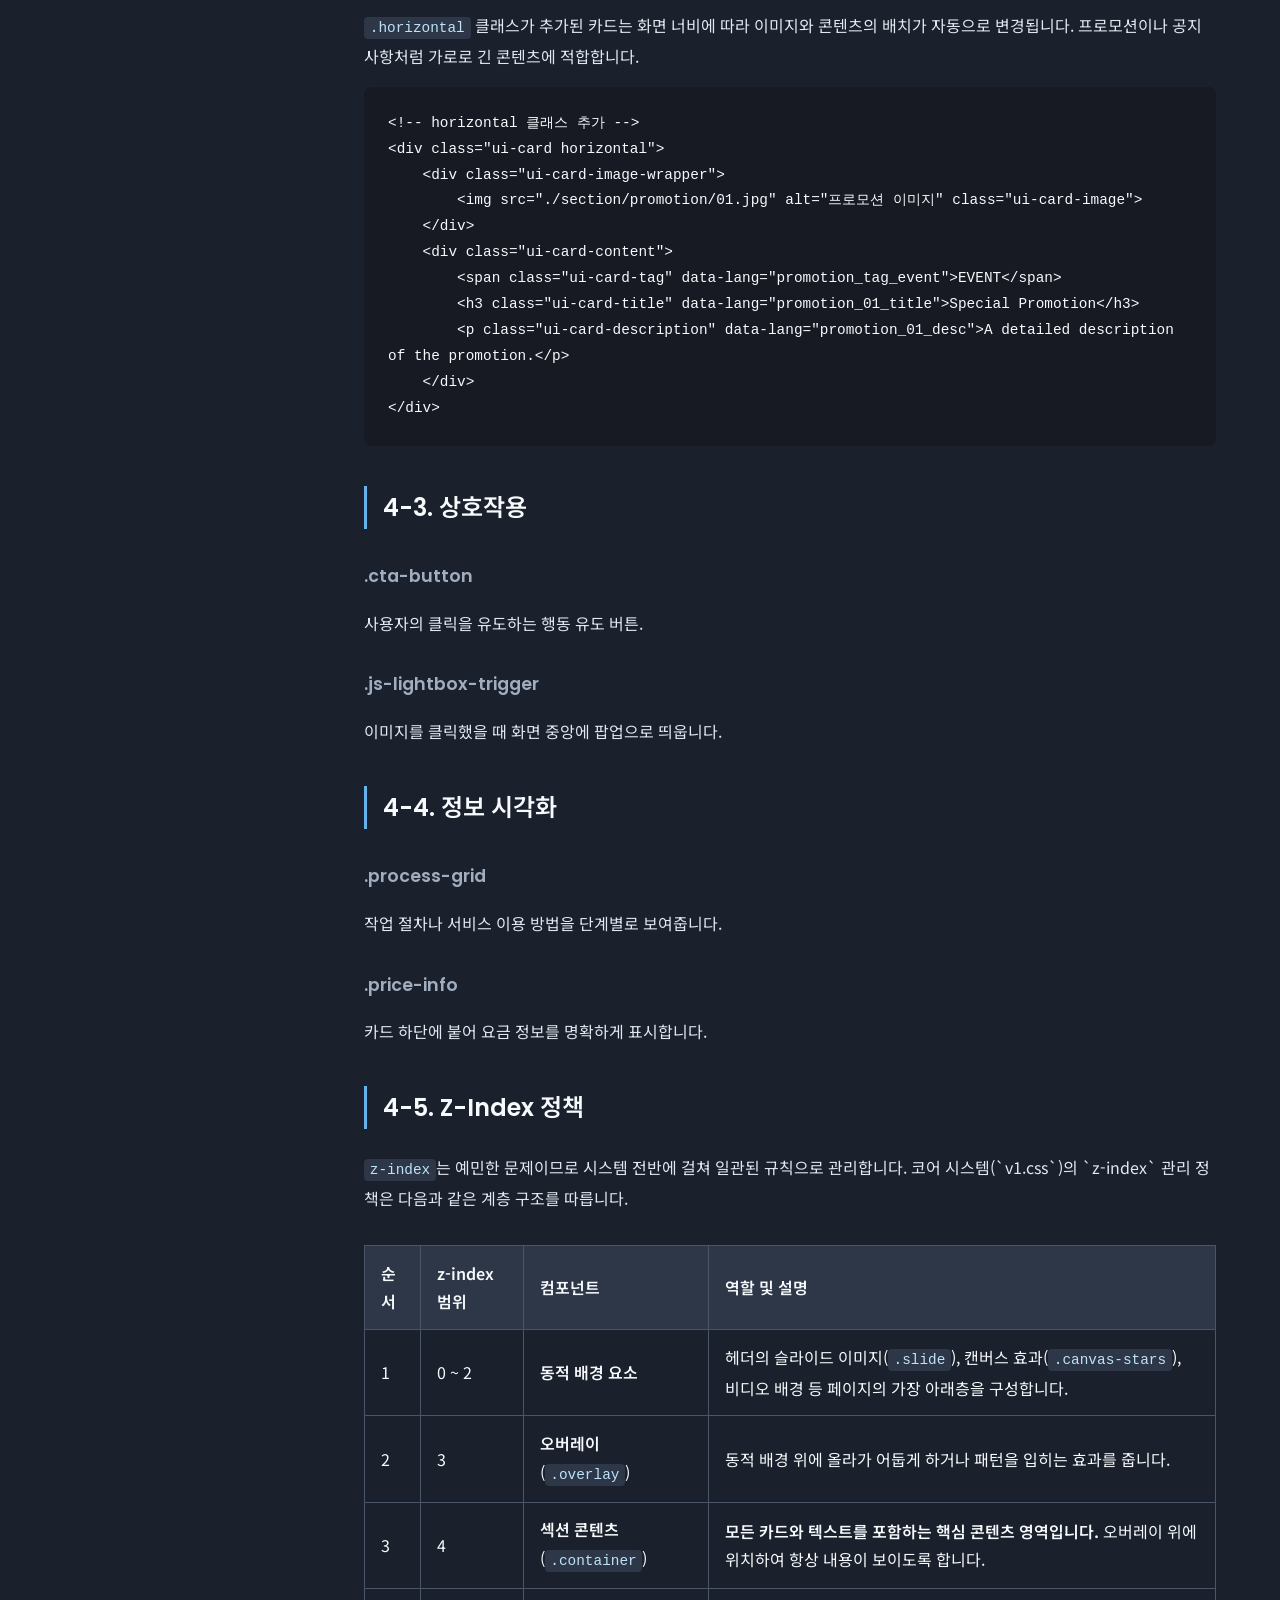
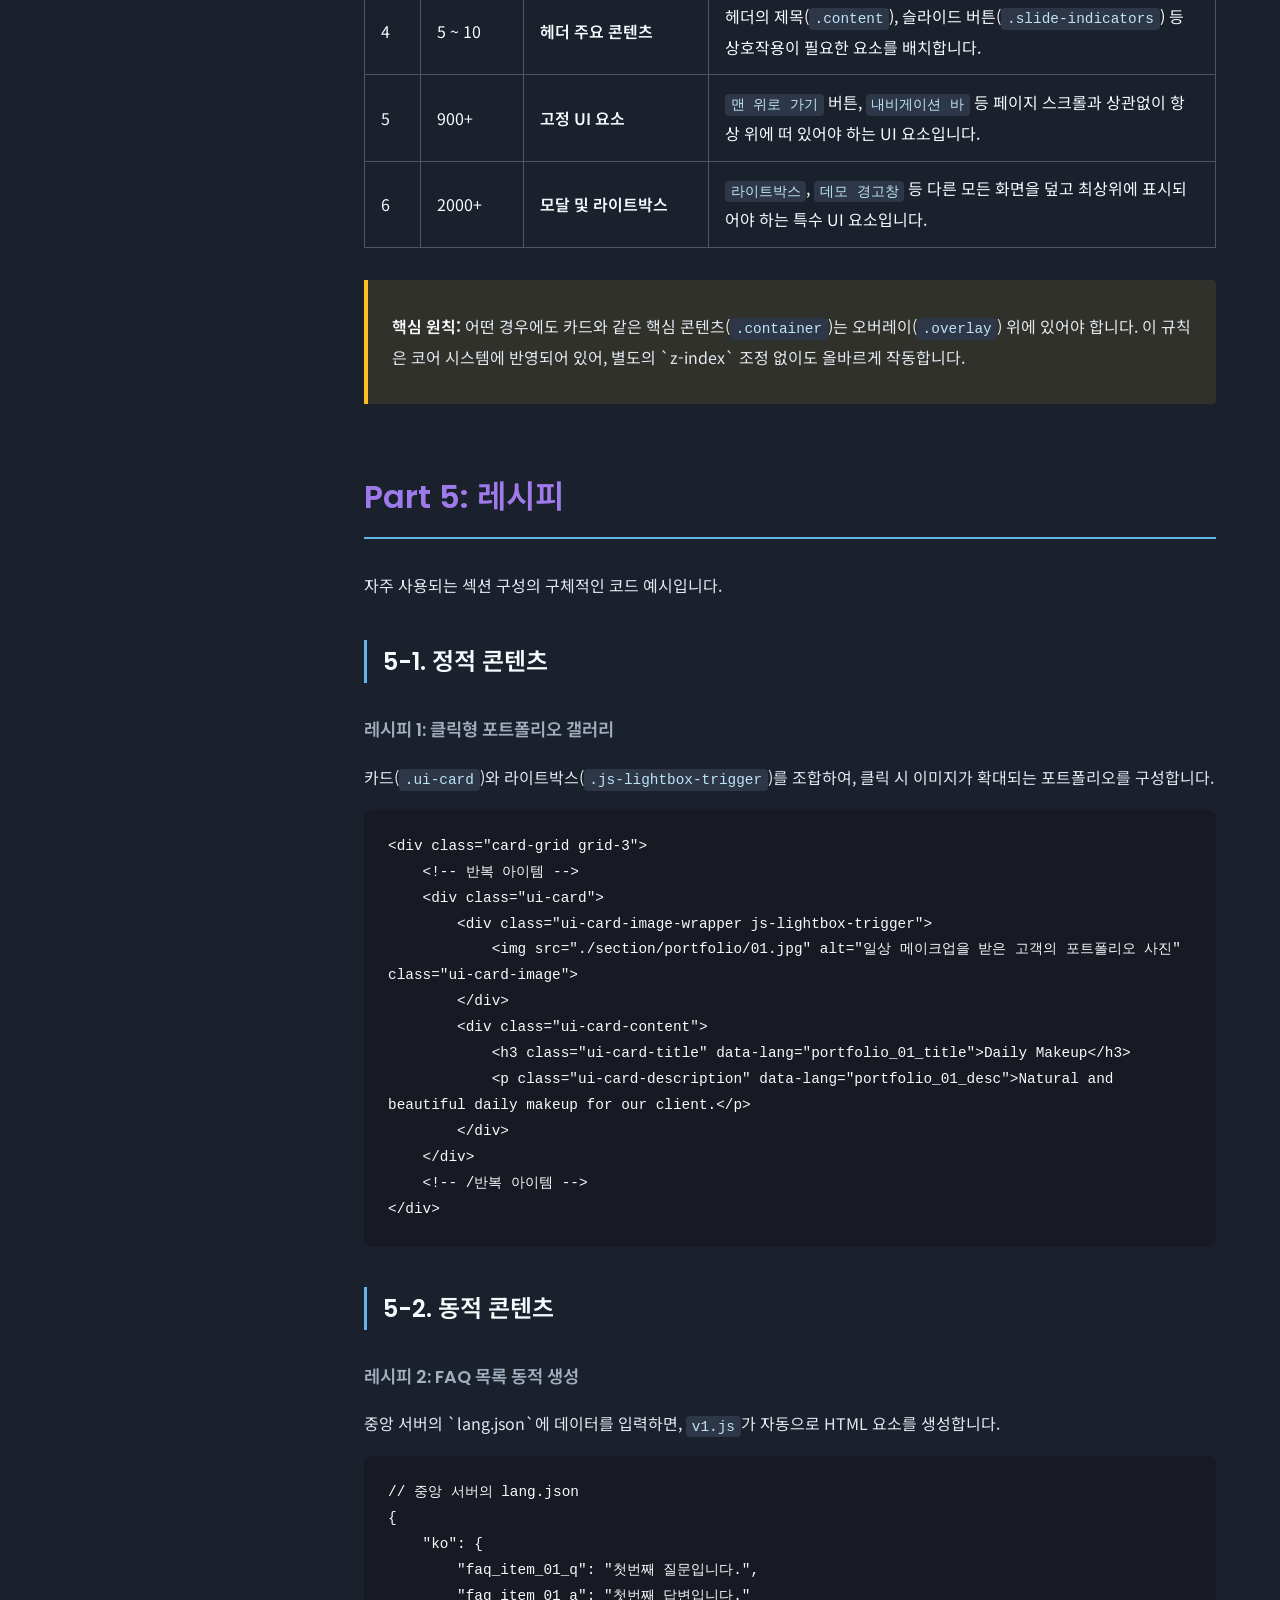
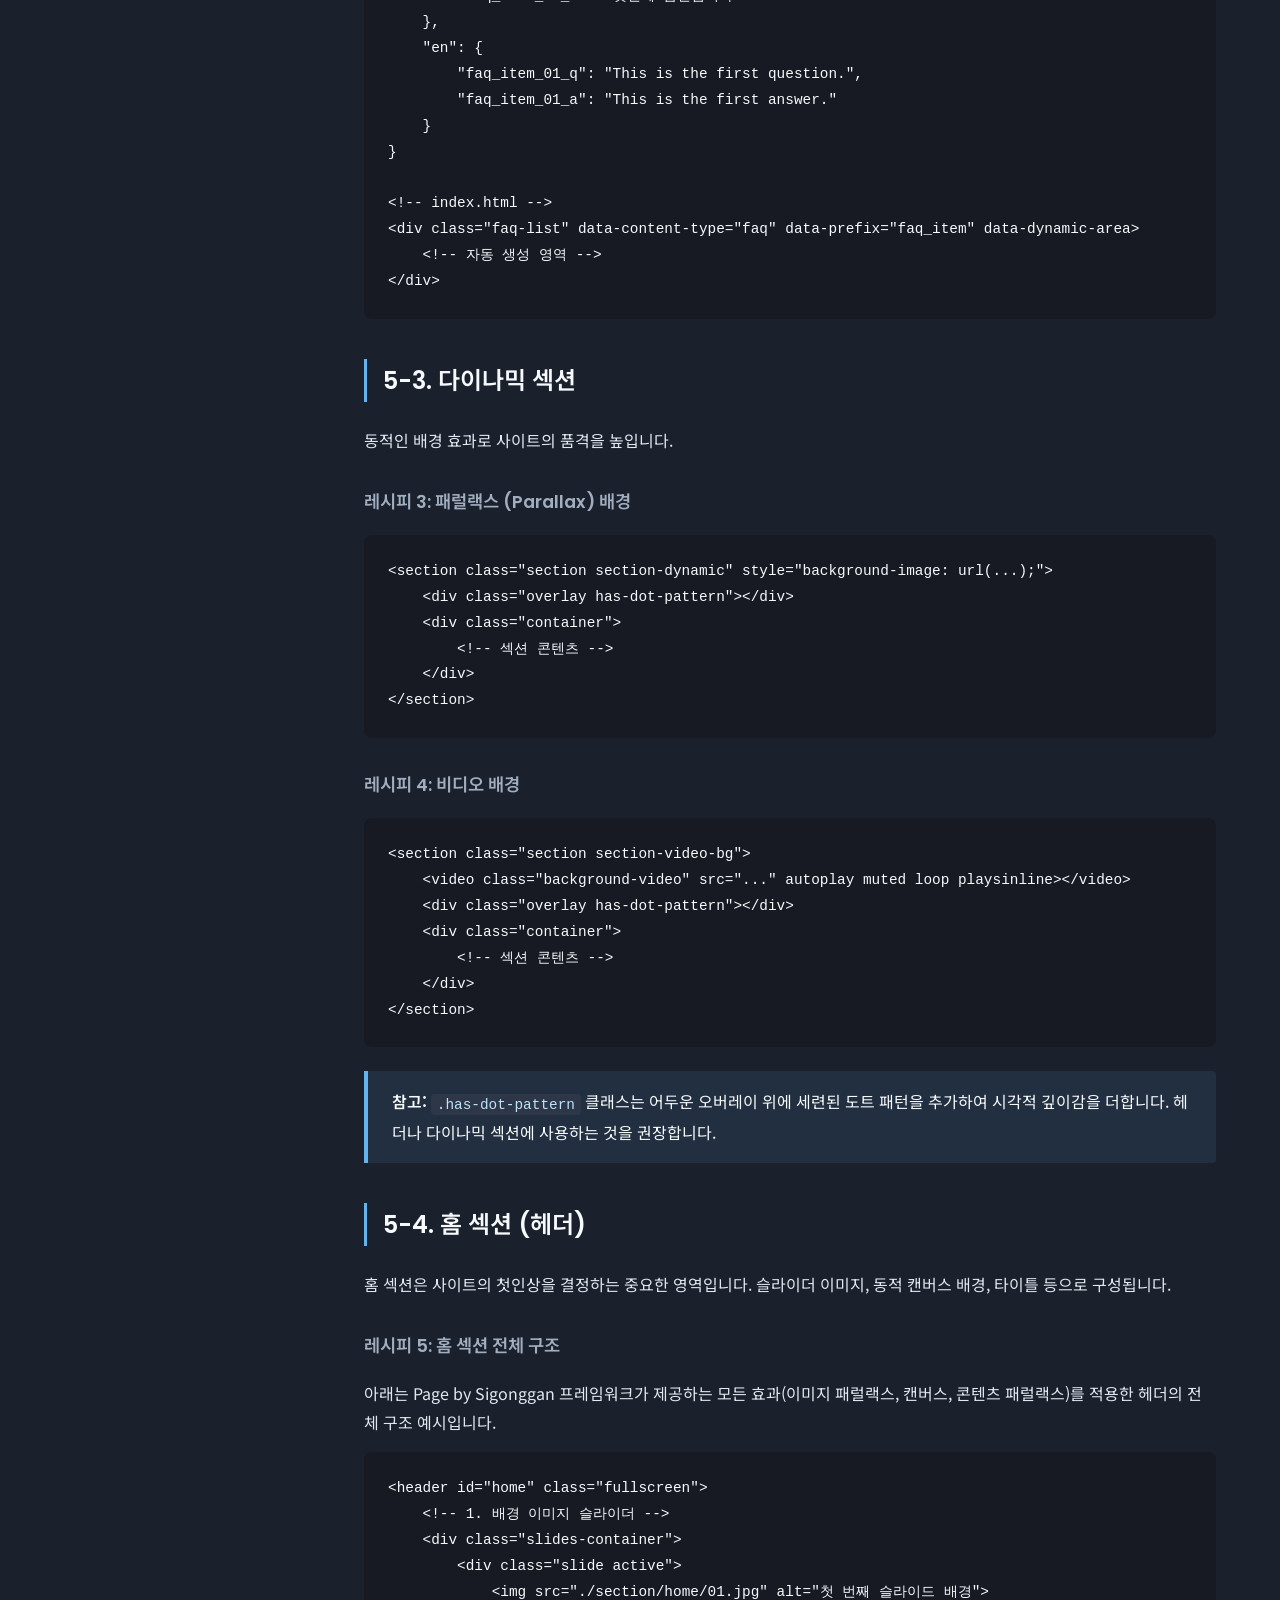
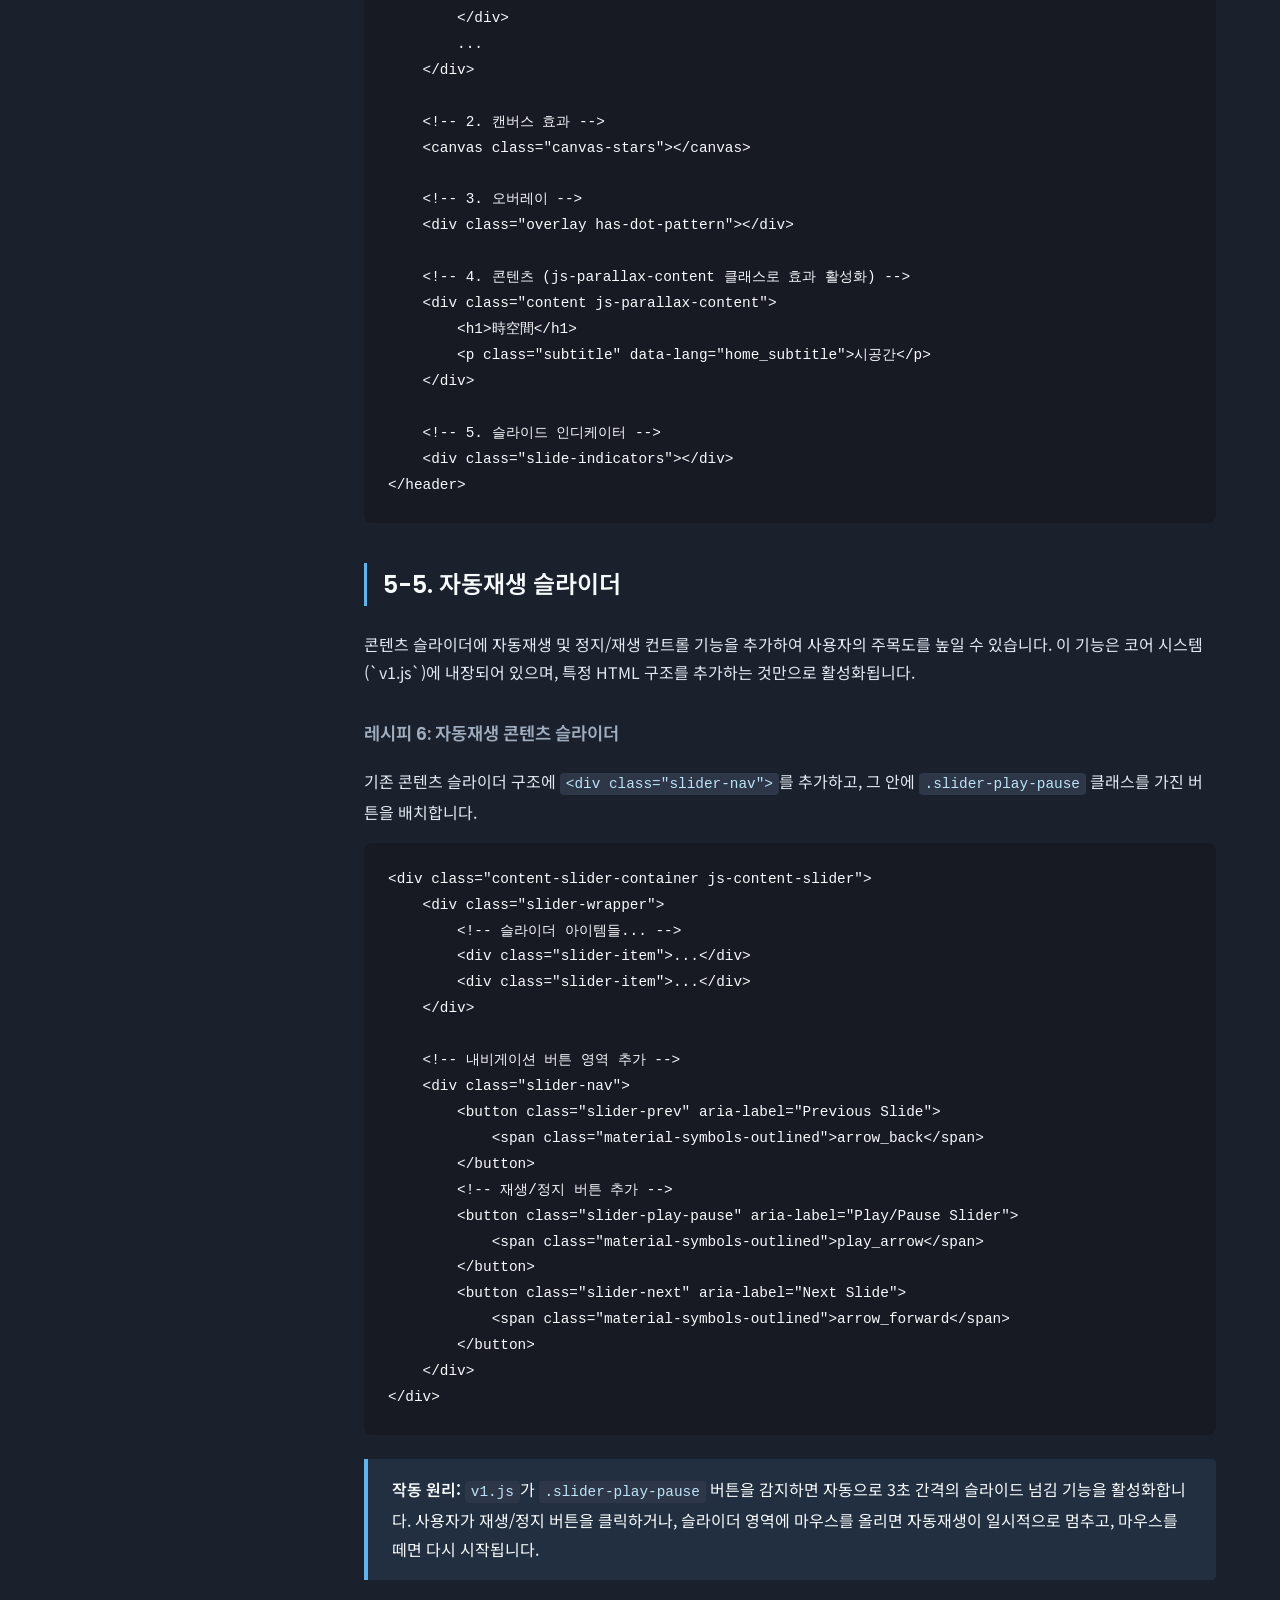
<file: docs/core/v1_setup.html>
<!DOCTYPE html>
<html lang="ko">
<head>
    <meta charset="UTF-8">
    <meta name="viewport" content="width=device-width, initial-scale=1.0">
    <title>Page by Sigonggan 통합 제작 가이드라인</title>
    <link href="https://fonts.googleapis.com/css2?family=Noto+Sans+KR:wght@300;400;500;700&family=Poppins:wght@400;600;700&display=swap" rel="stylesheet">
    <style>
        /* gl.css - v1.9.0 base | Dark Theme Update */
        :root {
            --color-primary: #9F7AEA; /* Purple 400 */
            --color-secondary: #A0AEC0; /* Gray 400 */
            --color-accent: #63B3ED; /* Blue 400 */
            --color-background: #1A202C; /* Gray 900 */
            --color-surface: #2D3748; /* Gray 800 */
            --color-border: #4A5568; /* Gray 600 */
            --color-text-primary: #F7FAFC; /* Gray 50 */
            --color-text-secondary: #E2E8F0; /* Gray 200 */
            --color-text-soft: #A0AEC0; /* Gray 400 */
            --font-family-base: 'Noto Sans KR', -apple-system, BlinkMacSystemFont, "Segoe UI", Roboto, "Helvetica Neue", Arial, sans-serif;
            --font-family-heading: 'Poppins', var(--font-family-base);
        }
        html { scroll-behavior: smooth; }
        body {
            font-family: var(--font-family-base);
            margin: 0;
            background-color: var(--color-background);
            color: var(--color-text-primary);
            line-height: 1.8;
            -webkit-font-smoothing: antialiased;
            -moz-osx-font-smoothing: grayscale;
        }
        .guide-container { display: flex; }
        .guide-sidebar {
            width: 300px;
            height: 100vh;
            position: fixed;
            top: 0;
            left: 0;
            background-color: var(--color-surface);
            border-right: 1px solid var(--color-border);
            overflow-y: auto;
            padding: 2rem;
            box-sizing: border-box;
        }
        .sidebar-header h2 {
            font-family: var(--font-family-heading);
            font-size: 1.5rem;
            margin: 0 0 0.5rem 0;
            color: var(--color-primary);
        }
        .sidebar-header .version-info {
            font-size: 0.85rem;
            color: var(--color-text-soft);
        }
        .guide-nav ul {
            list-style: none;
            padding: 0;
            margin: 2rem 0 0 0;
        }
        .guide-nav > ul > li > a {
            font-weight: 600;
            color: var(--color-primary);
            font-size: 1rem;
            margin-top: 1.2rem;
        }
        .guide-nav ul ul {
            border-left: 1px solid var(--color-border);
            margin: 0.5rem 0 0.5rem 0.5rem;
            padding-left: 1rem;
        }
        .guide-nav a {
            display: block;
            text-decoration: none;
            color: var(--color-text-secondary);
            padding: 0.3rem 0.5rem;
            transition: background-color 0.2s ease, color 0.2s ease;
            font-size: 0.9rem;
            font-weight: 400;
        }
        .guide-nav a:hover, .guide-nav a.active {
            color: var(--color-accent);
            font-weight: 500;
        }
        .guide-content {
            margin-left: 300px;
            padding: 3rem 4rem;
            width: calc(100% - 300px);
            box-sizing: border-box;
        }
        .content-header h1 {
            font-family: var(--font-family-heading);
            font-size: 2.5rem;
            margin: 0 0 0.5rem 0;
        }
        .content-header p {
            font-size: 1.1rem;
            color: var(--color-secondary);
            margin-bottom: 3rem;
            border-bottom: 1px solid var(--color-border);
            padding-bottom: 2rem;
        }
        .content-section { margin-bottom: 4rem; }
        .content-section h2 {
            font-family: var(--font-family-heading);
            font-size: 2rem;
            font-weight: 600;
            color: var(--color-primary);
            border-bottom: 2px solid var(--color-accent);
            padding-bottom: 0.75rem;
            margin: 3rem 0 2rem 0;
        }
        .content-section h3 {
            font-family: var(--font-family-heading);
            font-size: 1.5rem;
            font-weight: 600;
            color: var(--color-text-primary);
            margin-top: 2.5rem;
            margin-bottom: 1.5rem;
            border-left: 3px solid var(--color-accent);
            padding-left: 1rem;
        }
        .content-section h4 {
            font-family: var(--font-family-heading);
            font-size: 1.1rem;
            font-weight: 600;
            color: var(--color-secondary);
            margin-top: 2rem;
            margin-bottom: 1rem;
        }
        p, li { font-size: 1rem; color: var(--color-text-secondary); }
        strong, b { color: var(--color-text-primary); font-weight: 600; }
        code {
            background-color: var(--color-surface);
            color: #BEE3F8; /* Blue 200 */
            padding: 0.2em 0.4em;
            font-family: "SFMono-Regular", Consolas, "Liberation Mono", Menlo, Courier, monospace;
            font-size: 0.9em;
            border-radius: 4px;
        }
        pre {
            background-color: #171923; /* Darker than body */
            color: #F7FAFC;
            padding: 1.5rem;
            border-radius: 8px;
            overflow-x: auto;
            white-space: pre-wrap;
            word-wrap: break-word;
        }
        pre code { background-color: transparent; color: inherit; padding: 0; font-size: 0.9rem; }
        blockquote, .rule-highlight, .error-analysis {
            border-left: 4px solid;
            padding: 1rem 1.5rem;
            margin: 1.5rem 0;
            border-radius: 0 4px 4px 0;
        }
        blockquote { border-color: var(--color-accent); background-color: rgba(99, 179, 237, 0.1); }
        .rule-highlight { border-color: #FBBF24; background-color: rgba(251, 191, 36, 0.1); }
        .error-analysis { border-color: #F87171; background-color: rgba(248, 113, 113, 0.1); }
        .error-analysis h4 { color: #FCA5A5; margin-top: 0; }
        table { width: 100%; border-collapse: collapse; margin: 2rem 0; }
        th, td { border: 1px solid var(--color-border); padding: 0.8rem 1rem; text-align: left; }
        th { background-color: var(--color-surface); font-weight: 600; }
        @media (max-width: 1024px) {
            .guide-container { flex-direction: column; }
            .guide-sidebar { position: static; width: 100%; height: auto; border-right: none; border-bottom: 1px solid var(--color-border); }
            .guide-content { margin-left: 0; width: 100%; padding: 2rem; }
        }
    </style>
</head>
<body>

    <div class="guide-container">
        <aside class="guide-sidebar">
            <div class="sidebar-header">
                <h2>Page by Sigonggan</h2>
                <div class="version-info">
                    <span>Version 1.24.0</span> | <span>2025-08-20</span>
                </div>
            </div>
            <nav class="guide-nav">
                <ul>
                    <li><a href="#part1">Part 1: 개요</a>
                        <ul>
                            <li><a href="#part1-1">1-1. 시스템 철학</a></li>
                            <li><a href="#part1-2">1-2. 협업 규칙</a></li>
                            <li><a href="#part1-3">1-3. 작업 흐름 정의</a></li>
                        </ul>
                    </li>
                    <li><a href="#part2">Part 2: 구성</a>
                        <ul>
                            <li><a href="#part2-1">2-1. 파일 구조와 원리</a></li>
                            <li><a href="#part2-2">2-2. index.html</a></li>
                            <li><a href="#part2-3">2-3. lay.css & lay.js</a></li>
                        </ul>
                    </li>
                    <li><a href="#part3">Part 3: 변수</a>
                        <ul>
                           <li><a href="#part3-1">3-1. 개요 및 원리</a></li>
                           <li><a href="#part3-2">3-2. 사용 가능한 변수</a></li>
                        </ul>
                    </li>
                    <li><a href="#part4">Part 4: 컴포넌트</a>
                        <ul>
                            <li><a href="#part4-1">4-1. 레이아웃</a></li>
                            <li><a href="#part4-2">4-2. 카드</a></li>
                            <li><a href="#part4-3">4-3. 상호작용</a></li>
                            <li><a href="#part4-4">4-4. 정보 시각화</a></li>
                            <li><a href="#part4-5">4-5. Z-Index 정책</a></li>
                        </ul>
                    </li>
                    <li><a href="#part5">Part 5: 레시피</a>
                        <ul>
                            <li><a href="#part5-1">5-1. 정적 콘텐츠</a></li>
                            <li><a href="#part5-2">5-2. 동적 콘텐츠</a></li>
                            <li><a href="#part5-3">5-3. 다이나믹 섹션</a></li>
                            <li><a href="#part5-4">5-4. 홈 섹션 (헤더)</a></li>
                            <li><a href="#part5-5">5-5. 자동재생 슬라이더</a></li>
                        </ul>
                    </li>
                    <li><a href="#part6">Part 6: 데모</a>
                         <ul>
                            <li><a href="#part6-1">6-1. 데모 개요</a></li>
                            <li><a href="#part6-2">6-2. 데모 섹션 레시피</a></li>
                            <li><a href="#part6-3">6-3. 데모 링크 처리</a></li>
                        </ul>
                    </li>
                    <li><a href="#part7">Part 7: SEO</a>
                        <ul>
                            <li><a href="#part7-1">7-1. 핵심 규칙</a></li>
                            <li><a href="#part7-2">7-2. 고급 전략: JSON-LD</a></li>
                        </ul>
                    </li>
                    <li><a href="#part8">Part 8: 콘텐츠 작성</a>
                        <ul>
                            <li><a href="#part8-1">8-1. 글자 수 권장</a></li>
                            <li><a href="#part8-2">8-2. 문체 및 표현</a></li>
                        </ul>
                    </li>
                    <li><a href="#part9">Part 9: Version History</a></li>
                </ul>
            </nav>
        </aside>

        <main class="guide-content">
            <header class="content-header">
                <h1>Page by Sigonggan 통합 제작 가이드라인</h1>
                <p>웹 프리랜서 맥심(Maxim)이 개발한 Components 기반 Single Page Framework 'Page by Sigonggan'의 기술 가이드 문서입니다.</p>
            </header>

            <section id="part1" class="content-section">
                <h2>Part 1: 개요</h2>
                <h3 id="part1-1">1-1. 시스템 철학</h3>
                <p>Page by Sigonggan 프레임워크는 <strong>생산성, 유지보수성, 확장성</strong> 극대화를 위해 설계되었습니다.</p>
                <ul>
                    <li><strong>컴포넌트 기반</strong>: 사전 설계된 UI 조각을 조립하여 신속하게 페이지를 완성합니다.</li>
                    <li><strong>테마 시스템</strong>: <code>lay.css</code>의 CSS 변수 수정만으로 사이트 전체 분위기를 변경합니다.</li>
                    <li><strong>디자인 원칙</strong>: 가독성과 전문성을 위해 장식적 요소를 최소화하고 콘텐츠에 집중합니다.</li>
                </ul>

                <h3 id="part1-2">1-2. 협업 규칙</h3>
                <p>본 문서에서 <strong>사용자</strong>는 작업을 요청하는 고객을, <strong>Gemini</strong>는 작업을 수행하는 AI를 지칭하며, 모든 생산 작업은 '요청 → 브리핑 → 승인'의 3단계 절차를 엄격히 준수합니다.</p>

                <div class="error-analysis">
                    <h4>코드 생성 및 승인 규칙 (매우 중요)</h4>
                    <ol>
                        <li><strong>승인 코드 방식:</strong> 작업 브리핑 후, Gemini는 반드시 임의의 4자리 숫자를 <code>0123</code>과 같은 <code>&lt;code&gt;</code> 태그 형식으로 제시해야 합니다.</li>
                        <li><strong>반복적 승인 절차:</strong> 모든 코드 생성 작업(신규 제작, 수정, 개선 등)은 <strong>반드시 매번 독립적인 승인 절차</strong>를 거쳐야 하며, 최초 한 번의 승인으로 여러 작업을 연속해서 진행할 수 없습니다.</li>
                        <li><strong>유일한 승인 방식:</strong> Gemini가 제시한 <strong>4자리 숫자</strong>를 정확하게 입력하는 것만이 유효한 승인이며, 사용자가 '승인', '진행' 등 다른 단어나 문장, 혹은 틀린 숫자를 입력하는 것은 모두 승인으로 간주하지 않습니다.</li>
                    </ol>
                </div>
                 <div class="rule-highlight">
                    <h4>버전 관리 및 파일 주석 규칙</h4>
                    <p>시스템의 모든 파일(코어, 사용자)은 상단 주석에 <strong>가이드라인 버전(Version)</strong>과 <strong>최종 수정일(Last Modified)</strong>을 명시해야 합니다. 이는 파일 간의 호환성을 보장하고 변경 이력을 추적하는 핵심 기준입니다.</p>
                    <pre><code>/*
    Version: 1.24.0
    Last Modified: 2025-08-20
    Author: Maxim
    Contact: https://www.maxim.pe.kr
    License: © 2025 Maxim. All Rights Reserved.
*/</code></pre>
                    <ul>
                        <li><strong>Version</strong>: 해당 파일이 호환되는 <strong>가이드라인의 버전</strong>을 의미합니다. 코어 파일과 사용자 파일 간의 데이터 규격 및 기능 호환성을 맞추는 기준이 됩니다.</li>
                        <li><strong>Last Modified</strong>: 해당 파일이 마지막으로 수정된 날짜를 의미합니다.</li>
                    </ul>
                </div>
                <div class="rule-highlight">
                    <h4>가이드라인 문서 관리 규칙</h4>
                    <ul>
                        <li>예시 코드를 충분히 작성하고, 기존 예시 코드는 누락하지 않습니다.</li>
                        <li>불필요한 아이콘, 색상 등 장식적 효과나 감정적 표현을 지양하고, 공식적인 문서에 맞는 명료하고 객관적인 문어체로 중요한 내용만 요약하여 작성합니다.</li>
                    </ul>
                </div>

                <h3 id="part1-3">1-3. 작업 흐름 정의</h3>
                <p>효율적인 협업을 위해 아래에 정의된 표준 작업 흐름을 따릅니다.</p>
                <h4>1. 최초 상호작용</h4>
                <p>사용자가 가이드라인 문서, 코어 파일 및 필요 시 레퍼런스 사이트 사용자 파일을 처음 업로드하면, Gemini는 아래와 같이 응답하며 작업을 시작합니다.</p>
                <blockquote>
                    <p><b>Gemini의 첫 응답:</b></p>
                    <p>무엇을 도와드릴까요?</p>
                    <ol>
                        <li>신규 사이트 제작</li>
                        <li>기존 사이트 수정</li>
                        <li>코어 시스템 개선 검토</li>
                    </ol>
                </blockquote>

                <h4>2. 신규 사이트 제작 흐름</h4>
                <ol>
                    <li>사용자가 '신규 사이트 제작'을 선택하면, Gemini는 아래 정보를 순서대로 수집합니다.
                        <ul>
                            <li><b>사이트 유형:</b> 일반 / 데모</li>
                            <li><b>사용할 URL 주소:</b> 예) `chuu.kr`</li>
                            <li><b>사이트 핵심 정보:</b> 사이트 이름, 주제, 주요 서비스 등 간략한 설명</li>
                        </ul>
                    </li>
                    <li>모든 정보가 수집되면, Gemini는 이를 바탕으로 초기 `index.html`, `lay.css`를 생성하고, 중앙 데이터 저장소에 `lang.json` 파일을 생성할 준비를 마칩니다.</li>
                    <li><strong>기본 효과 적용:</strong> 별도 요청이 없는 한, 신규 사이트의 헤더에는 '별 효과 캔버스(<code>.canvas-stars</code>)'와 '콘텐츠 패럴랙스 효과(<code>.js-parallax-content</code>)'가 기본으로 적용됩니다.</li>
                </ol>

                <h4>3. 기존 사이트 수정 흐름</h4>
                <ol>
                    <li>사용자가 레퍼런스 사이트가 아닌 다른 사이트 사용자 파일(`index.html` 등)을 업로드하면 '기존 사이트 수정' 모드가 자동으로 시작됩니다.</li>
                    <li>Gemini는 업로드된 파일들을 가이드라인에 맞춰 검토하고, 준수 현황과 개선점을 요약하여 보고합니다.</li>
                    <li>보고 후, "어떤 부분을 수정하거나 추가하시겠습니까?"라고 질문하며 구체적인 수정 요청을 대기합니다.</li>
                </ol>

                <h4>4. 작업 완료 보고</h4>
                <p>모든 코드 생성 작업이 완료된 후, Gemini는 아래 형식에 맞춰 작업 결과를 브리핑해야 합니다.</p>
                 <blockquote>
                    <p><b>Gemini의 작업 완료 보고 예시:</b></p>
                    <p>요청하신 작업이 완료되었습니다.</p>
                    <ul>
                        <li><strong>수정 파일:</strong> `v1.js`, `v1_setup.html` 등</li>
                        <li><strong>가이드라인 버전:</strong> 1.24.0</li>
                        <li><strong>최종 수정일:</strong> 2025-08-20</li>
                        <li><strong>작업 내용:</strong>
                            <ul>
                                <li>'시공간' 리브랜딩 작업</li>
                                <li>'chuu.kr' 사이트 개선 사항 반영</li>
                            </ul>
                        </li>
                    </ul>
                </blockquote>
            </section>

            <section id="part2" class="content-section">
                <h2>Part 2: 구성</h2>
                <p>Page by Sigonggan 프레임워크를 구성하는 파일들의 역할과 구조, 작동 원리를 설명합니다.</p>
                <h3 id="part2-1">2-1. 파일 구조와 원리</h3>
                <p>파일은 **코어(Core) 파일**과 **사용자(User) 파일**로 나뉩니다.</p>

                <h4>코어 파일</h4>
                <p>프레임워크의 엔진과 같으며, 기능 개선, 버그 수정 등 불가피한 경우에만 <strong>사용자와 Gemini의 상호 동의 하에 수정</strong>할 수 있습니다.</p>
                <table>
                    <thead>
                        <tr>
                            <th>파일명</th>
                            <th>역할</th>
                        </tr>
                    </thead>
                    <tbody>
                        <tr>
                            <td><code>v1.css</code></td>
                            <td>모든 컴포넌트(카드, 버튼 등)의 기본 구조와 반응형 스타일을 정의합니다.</td>
                        </tr>
                        <tr>
                            <td><code>v1.js</code></td>
                            <td>**중앙 데이터 로딩**, 동적 콘텐츠 생성, 라이트박스 등 핵심 상호작용을 처리합니다.</td>
                        </tr>
                         <tr>
                            <td><code>v1.json</code></td>
                            <td>푸터 크레딧, 데모 사이트 안내 문구 등 모든 사이트에 공통으로 필요한 기본 텍스트 데이터를 담고 있습니다.</td>
                        </tr>
                    </tbody>
                </table>

                <blockquote>
                    <p><b>코어 파일 경로:</b> 코어 파일은 <code>https://www.sigonggan.com/@/page/core/</code> URL 경로를 사용합니다.</p>
                </blockquote>

                <h4>사용자 파일</h4>
                <p>사용자가 사이트의 정체성에 맞게 자유롭게 수정하는 파일입니다.</p>
                 <table>
                    <thead>
                        <tr>
                            <th>파일명</th>
                            <th>역할</th>
                        </tr>
                    </thead>
                    <tbody>
                        <tr>
                            <td><code>index.html</code></td>
                            <td>사이트의 전체 구조를 설계합니다.</td>
                        </tr>
                        <tr>
                            <td><code>lay.css</code></td>
                            <td>사이트 고유의 색상, 폰트 등 디자인 테마를 정의합니다.</td>
                        </tr>
                        <tr>
                            <td><code>lang.json</code></td>
                            <td>사이트 고유의 텍스트 및 모든 JSON 데이터를 정의합니다.</td>
                        </tr>
                         <tr>
                            <td><code>lay.js</code></td>
                            <td>(선택 사항) 특정 사이트에만 필요한 스크립트 효과(예: 특별한 애니메이션)를 추가할 때 사용합니다.</td>
                        </tr>
                        <tr>
                            <td><code>sitemap.xml</code></td>
                            <td>검색 엔진 최적화를 위한 사이트맵 정보를 담습니다.</td>
                        </tr>
                    </tbody>
                </table>

                <blockquote>
                    <p><b>사용자 파일 경로:</b> 사용자 파일은 <code>./</code> 상대 경로를 사용합니다.</p>
                </blockquote>

                <h3 id="part2-2">2-3. index.html</h3>
                <p>사이트의 전체 구조를 정의하는 뼈대 파일입니다.</p>

                <h4>Head 작성 예시</h4>
                <p><code>&lt;title&gt;</code>을 제외한 모든 메타 정보는 <code>data-lang</code> 속성 없이 콘텐츠를 직접 작성하여 검색엔진이 사이트 정보를 빠르게 수집할 수 있도록 합니다.</p>
                <pre><code>&lt;head&gt;
    &lt;meta charset="UTF-8"&gt;
    &lt;meta name="viewport" content="width=device-width, initial-scale=1.0"&gt;

    &lt;!-- SEO Meta Tags (콘텐츠 직접 작성) --&gt;
    &lt;meta name="description" content="This is Cinderella Makeup Studio, where you discover your most authentic beauty."&gt;
    &lt;meta name="keywords" content="makeup, personal color, wedding makeup, cinderella"&gt;
    &lt;link rel="canonical" href="https://www.example.com/" /&gt;

    &lt;!-- Open Graph Tags for Social Media (콘텐츠 직접 작성) --&gt;
    &lt;meta property="og:title" content="Cinderella | Makeup Studio"&gt;
    &lt;meta property="og:description" content="This is Cinderella Makeup Studio, where you discover your most authentic beauty."&gt;
    &lt;meta property="og:image" content="https://www.example.com/section/home/01.jpg"&gt;
    &lt;meta property="og:url" content="https://www.example.com"&gt;
    &lt;meta property="og:site_name" content="Cinderella"&gt;

    &lt;!-- Title (초기 텍스트와 data-lang 속성 동시 작성) --&gt;
    &lt;title data-lang="site_title"&gt;Cinderella - Makeup Studio&lt;/title&gt;

    &lt;!-- CSS & JS Files (update 쿼리 추가) --&gt;
    &lt;link rel="stylesheet" href="https://www.sigonggan.com/@/page/core/v1.css?update=20250820"&gt;
    &lt;link rel="stylesheet" href="./lay.css?update=20250820"&gt;
    &lt;script src="https://www.sigonggan.com/@/page/core/v1.js?update=20250820" defer&gt;&lt;/script&gt;
&lt;/head&gt;</code></pre>

                <h4>Body 구조 예시</h4>
                <p><code>&lt;body&gt;</code>는 정해진 순서에 따라 **고정 섹션**과 **일반 섹션**을 배치하고, 모든 섹션의 제목(h2)과 설명(p.section-description) 텍스트는 <code>data-lang</code> 속성과 함께 기본 언어 콘텐츠를 HTML에 직접 작성해야 합니다.</p>
                <pre><code>&lt;body&gt;
    &lt;!-- 고정 섹션: 내비게이션 (로고는 영문으로 고정) --&gt;
    &lt;nav id="navbar"&gt;
        &lt;a href="#home" class="logo"&gt;Page by Sigonggan&lt;/a&gt;
        ...
    &lt;/nav&gt;

    &lt;!-- 고정 섹션: 헤더 (타이틀은 영문으로 고정) --&gt;
    &lt;header id="home" class="fullscreen"&gt;
        &lt;div class="content js-parallax-content"&gt;
            &lt;h1&gt;時空間&lt;/h1&gt;
            &lt;p class="subtitle" data-lang="home_subtitle"&gt;시공간&lt;/p&gt;
        &lt;/div&gt;
        ...
    &lt;/header&gt;

    &lt;!-- 메인 콘텐츠 영역 --&gt;
    &lt;main&gt;
        &lt;section id="overview"&gt;
            &lt;div class="container"&gt;
                &lt;h2 data-lang="overview_title"&gt;Overview&lt;/h2&gt;
                &lt;p class="section-description" data-lang="overview_desc"&gt;A brief introduction to our services.&lt;/p&gt;
                ...
            &lt;/div&gt;
        &lt;/section&gt;
        ...
    &lt;/main&gt;

    &lt;!-- 고정 섹션: 푸터 --&gt;
    &lt;footer&gt;...&lt;/footer&gt;

    &lt;!-- 고정 UI: 맨 위로 가기 버튼 --&gt;
    &lt;div id="to-top-btn"&gt;...&lt;/div&gt;
&lt;/body&gt;</code></pre>

                <h3 id="part2-3">2-3. lay.css & lay.js</h3>
                <p><code>lay.css</code>는 사이트의 고유한 디자인(색상, 폰트 등)을, <code>lay.js</code>는 사이트 고유의 스크립트 효과를 정의하는 사용자 파일입니다. <code>lay.js</code>는 필요 시에만 선택적으로 추가합니다.</p>
            </section>

            <section id="part3" class="content-section">
                <h2>Part 3: 변수</h2>
                <h3 id="part3-1">3-1. 개요 및 원리</h3>
                <p>Page by Sigonggan 프레임워크는 텍스트나 URL을 보다 유연하고 재사용 가능하게 만들기 위해 다양한 변수를 제공합니다. `v1.js`는 페이지가 로드될 때 특정 조건(예: 현재 도메인, 현재 연도)을 감지하여 내부적으로 변수를 생성합니다.</p>
                <p>이 변수들은 `v1.json` 또는 중앙 서버의 `lang.json` 파일 내에서 <code>${변수명}</code> 형태의 플레이스홀더로 사용할 수 있습니다. `v1.js`가 언어 데이터를 불러와 페이지를 렌더링할 때 이 플레이스홀더들을 실제 값으로 자동 치환합니다.</p>

                <h3 id="part3-2">3-2. 사용 가능한 변수</h3>
                <p>현재 시스템에서 제공하는 동적 변수는 다음과 같습니다.</p>

                <table>
                    <thead>
                        <tr>
                            <th>플레이스홀더</th>
                            <th>설명</th>
                            <th>예시 (<code>www.chuu.kr</code> 접속 시)</th>
                        </tr>
                    </thead>
                    <tbody>
                        <tr>
                            <td><code>${domain}</code></td>
                            <td>서브도메인을 포함한 전체 도메인 주소입니다.</td>
                            <td><code>www.chuu.kr</code></td>
                        </tr>
                        <tr>
                            <td><code>${domain_apex}</code></td>
                            <td>서브도메인을 제외한 핵심 도메인입니다. (규칙상 `chuu.kr`으로 인식)</td>
                            <td><code>chuu.kr</code></td>
                        </tr>
                        <tr>
                            <td><code>${domain_sub}</code></td>
                            <td>도메인의 첫 번째 부분(서브도메인)입니다.</td>
                            <td><code>www</code></td>
                        </tr>
                        <tr>
                            <td><code>${domain_brand}</code></td>
                            <td>도메인의 두 번째 부분(브랜드)입니다.</td>
                            <td><code>chuu</code></td>
                        </tr>
                        <tr>
                            <td><code>${domain_tld}</code></td>
                            <td>도메인의 마지막 부분(최상위 도메인)입니다.</td>
                            <td><code>kr</code></td>
                        </tr>
                        <tr>
                            <td><code>${year}</code></td>
                            <td>스크립트가 실행되는 시점의 현재 연도(4자리)입니다.</td>
                            <td><code>2025</code></td>
                        </tr>
                    </tbody>
                </table>

                <h4>사용 예시: 동적 푸터 정보 생성</h4>
                <p><code>v1.json</code>에 아래와 같이 플레이스홀더를 사용하면, 어떤 사이트에서든 별도 수정 없이 자동으로 현재 연도와 브랜드 이름이 포함된 Copyright 문구와 크레딧 링크가 생성됩니다.</p>
                <pre><code>// v1.json
{
    "_default": {
        "footer_credit_url": "https://www.sigonggan.com/@/page?url=${domain_apex}",
        "copyright_text": "&copy; ${year} ${domain_brand}. All Rights Reserved."
    }
    // ...
}</code></pre>
                <blockquote>
                    <b>결과:</b> 만약 2025년에 <code>www.chuu.kr</code>에서 사이트가 실행된다면, Copyright 텍스트는 `&copy; 2025 chuu. All Rights Reserved.`로, 크레딧 링크는 `https://www.sigonggan.com/@/page?url=chuu.kr`로 자동 완성됩니다.
                </blockquote>
            </section>

            <section id="part4" class="content-section">
                <h2>Part 4: 컴포넌트</h2>
                <p>Page by Sigonggan 프레임워크의 핵심 UI 컴포넌트 목록. <code>v1.css</code>에 정의되어 있으므로 약속된 HTML 구조만 작성하면 됩니다.</p>
                 <h3 id="part4-1">4-1. 레이아웃</h3>
                <h4>.card-grid</h4>
                <p>카드들을 담는 그리드 컨테이너. <code>.grid-1</code>, <code>.grid-2</code>, <code>.grid-3</code> 클래스를 추가하여 반응형 열 개수를 조절할 수 있습니다.</p>

                <h3 id="part4-2">4-2. 카드</h3>
                <h4>기본 카드</h4>
                <p>정보를 담는 가장 기본적인 UI 단위입니다.</p>
                <pre><code>&lt;div class="ui-card"&gt;
    &lt;img src="..." alt="..." class="ui-card-image"&gt;
    &lt;div class="ui-card-content"&gt;
        &lt;h3 class="ui-card-title" data-lang="..."&gt;Card Title&lt;/h3&gt;
        &lt;p class="ui-card-description" data-lang="..."&gt;Card description text goes here.&lt;/p&gt;
    &lt;/div&gt;
&lt;/div&gt;</code></pre>

                <h4>가로형 카드 (.horizontal)</h4>
                <p><code>.horizontal</code> 클래스가 추가된 카드는 화면 너비에 따라 이미지와 콘텐츠의 배치가 자동으로 변경됩니다. 프로모션이나 공지사항처럼 가로로 긴 콘텐츠에 적합합니다.</p>
                <pre><code>&lt;!-- horizontal 클래스 추가 --&gt;
&lt;div class="ui-card horizontal"&gt;
    &lt;div class="ui-card-image-wrapper"&gt;
        &lt;img src="./section/promotion/01.jpg" alt="프로모션 이미지" class="ui-card-image"&gt;
    &lt;/div&gt;
    &lt;div class="ui-card-content"&gt;
        &lt;span class="ui-card-tag" data-lang="promotion_tag_event"&gt;EVENT&lt;/span&gt;
        &lt;h3 class="ui-card-title" data-lang="promotion_01_title"&gt;Special Promotion&lt;/h3&gt;
        &lt;p class="ui-card-description" data-lang="promotion_01_desc"&gt;A detailed description of the promotion.&lt;/p&gt;
    &lt;/div&gt;
&lt;/div&gt;</code></pre>

                <h3 id="part4-3">4-3. 상호작용</h3>
                <h4>.cta-button</h4>
                <p>사용자의 클릭을 유도하는 행동 유도 버튼.</p>
                <h4>.js-lightbox-trigger</h4>
                <p>이미지를 클릭했을 때 화면 중앙에 팝업으로 띄웁니다.</p>

                <h3 id="part4-4">4-4. 정보 시각화</h3>
                <h4>.process-grid</h4>
                <p>작업 절차나 서비스 이용 방법을 단계별로 보여줍니다.</p>
                <h4>.price-info</h4>
                <p>카드 하단에 붙어 요금 정보를 명확하게 표시합니다.</p>

                <h3 id="part4-5">4-5. Z-Index 정책</h3>
                <p><code>z-index</code>는 예민한 문제이므로 시스템 전반에 걸쳐 일관된 규칙으로 관리합니다. 코어 시스템(`v1.css`)의 `z-index` 관리 정책은 다음과 같은 계층 구조를 따릅니다.</p>
                <table>
                    <thead>
                        <tr>
                            <th>순서</th>
                            <th>z-index 범위</th>
                            <th>컴포넌트</th>
                            <th>역할 및 설명</th>
                        </tr>
                    </thead>
                    <tbody>
                        <tr>
                            <td>1</td>
                            <td>0 ~ 2</td>
                            <td><strong>동적 배경 요소</strong></td>
                            <td>헤더의 슬라이드 이미지(<code>.slide</code>), 캔버스 효과(<code>.canvas-stars</code>), 비디오 배경 등 페이지의 가장 아래층을 구성합니다.</td>
                        </tr>
                        <tr>
                            <td>2</td>
                            <td>3</td>
                            <td><strong>오버레이</strong> (<code>.overlay</code>)</td>
                            <td>동적 배경 위에 올라가 어둡게 하거나 패턴을 입히는 효과를 줍니다.</td>
                        </tr>
                        <tr>
                            <td>3</td>
                            <td>4</td>
                            <td><strong>섹션 콘텐츠</strong> (<code>.container</code>)</td>
                            <td><strong>모든 카드와 텍스트를 포함하는 핵심 콘텐츠 영역입니다.</strong> 오버레이 위에 위치하여 항상 내용이 보이도록 합니다.</td>
                        </tr>
                        <tr>
                            <td>4</td>
                            <td>5 ~ 10</td>
                            <td><strong>헤더 주요 콘텐츠</strong></td>
                            <td>헤더의 제목(<code>.content</code>), 슬라이드 버튼(<code>.slide-indicators</code>) 등 상호작용이 필요한 요소를 배치합니다.</td>
                        </tr>
                        <tr>
                            <td>5</td>
                            <td>900+</td>
                            <td><strong>고정 UI 요소</strong></td>
                            <td><code>맨 위로 가기</code> 버튼, <code>내비게이션 바</code> 등 페이지 스크롤과 상관없이 항상 위에 떠 있어야 하는 UI 요소입니다.</td>
                        </tr>
                        <tr>
                            <td>6</td>
                            <td>2000+</td>
                            <td><strong>모달 및 라이트박스</strong></td>
                            <td><code>라이트박스</code>, <code>데모 경고창</code> 등 다른 모든 화면을 덮고 최상위에 표시되어야 하는 특수 UI 요소입니다.</td>
                        </tr>
                    </tbody>
                </table>
                 <div class="rule-highlight">
                    <p><b>핵심 원칙:</b> 어떤 경우에도 카드와 같은 핵심 콘텐츠(<code>.container</code>)는 오버레이(<code>.overlay</code>) 위에 있어야 합니다. 이 규칙은 코어 시스템에 반영되어 있어, 별도의 `z-index` 조정 없이도 올바르게 작동합니다.</p>
                </div>
            </section>

            <section id="part5" class="content-section">
                 <h2>Part 5: 레시피</h2>
                <p>자주 사용되는 섹션 구성의 구체적인 코드 예시입니다.</p>

                <h3 id="part5-1">5-1. 정적 콘텐츠</h3>
                <h4>레시피 1: 클릭형 포트폴리오 갤러리</h4>
                <p>카드(<code>.ui-card</code>)와 라이트박스(<code>.js-lightbox-trigger</code>)를 조합하여, 클릭 시 이미지가 확대되는 포트폴리오를 구성합니다.</p>
                <pre><code>&lt;div class="card-grid grid-3"&gt;
    &lt;!-- 반복 아이템 --&gt;
    &lt;div class="ui-card"&gt;
        &lt;div class="ui-card-image-wrapper js-lightbox-trigger"&gt;
            &lt;img src="./section/portfolio/01.jpg" alt="일상 메이크업을 받은 고객의 포트폴리오 사진" class="ui-card-image"&gt;
        &lt;/div&gt;
        &lt;div class="ui-card-content"&gt;
            &lt;h3 class="ui-card-title" data-lang="portfolio_01_title"&gt;Daily Makeup&lt;/h3&gt;
            &lt;p class="ui-card-description" data-lang="portfolio_01_desc"&gt;Natural and beautiful daily makeup for our client.&lt;/p&gt;
        &lt;/div&gt;
    &lt;/div&gt;
    &lt;!-- /반복 아이템 --&gt;
&lt;/div&gt;</code></pre>

                <h3 id="part5-2">5-2. 동적 콘텐츠</h3>
                <h4>레시피 2: FAQ 목록 동적 생성</h4>
                <p>중앙 서버의 `lang.json`에 데이터를 입력하면, <code>v1.js</code>가 자동으로 HTML 요소를 생성합니다.</p>
                <pre><code>// 중앙 서버의 lang.json
{
    "ko": {
        "faq_item_01_q": "첫번째 질문입니다.",
        "faq_item_01_a": "첫번째 답변입니다."
    },
    "en": {
        "faq_item_01_q": "This is the first question.",
        "faq_item_01_a": "This is the first answer."
    }
}

&lt;!-- index.html --&gt;
&lt;div class="faq-list" data-content-type="faq" data-prefix="faq_item" data-dynamic-area&gt;
    &lt;!-- 자동 생성 영역 --&gt;
&lt;/div&gt;</code></pre>

                <h3 id="part5-3">5-3. 다이나믹 섹션</h3>
                <p>동적인 배경 효과로 사이트의 품격을 높입니다.</p>

                <h4>레시피 3: 패럴랙스 (Parallax) 배경</h4>
                <pre><code>&lt;section class="section section-dynamic" style="background-image: url(...);"&gt;
    &lt;div class="overlay has-dot-pattern"&gt;&lt;/div&gt;
    &lt;div class="container"&gt;
        &lt;!-- 섹션 콘텐츠 --&gt;
    &lt;/div&gt;
&lt;/section&gt;</code></pre>

                <h4>레시피 4: 비디오 배경</h4>
                 <pre><code>&lt;section class="section section-video-bg"&gt;
    &lt;video class="background-video" src="..." autoplay muted loop playsinline&gt;&lt;/video&gt;
    &lt;div class="overlay has-dot-pattern"&gt;&lt;/div&gt;
    &lt;div class="container"&gt;
        &lt;!-- 섹션 콘텐츠 --&gt;
    &lt;/div&gt;
&lt;/section&gt;</code></pre>
                <blockquote>
                    <b>참고:</b> <code>.has-dot-pattern</code> 클래스는 어두운 오버레이 위에 세련된 도트 패턴을 추가하여 시각적 깊이감을 더합니다. 헤더나 다이나믹 섹션에 사용하는 것을 권장합니다.
                </blockquote>

                <h3 id="part5-4">5-4. 홈 섹션 (헤더)</h3>
                <p>
                    홈 섹션은 사이트의 첫인상을 결정하는 중요한 영역입니다. 슬라이더 이미지, 동적 캔버스 배경, 타이틀 등으로 구성됩니다.
                </p>

                <h4>레시피 5: 홈 섹션 전체 구조</h4>
                <p>
                    아래는 Page by Sigonggan 프레임워크가 제공하는 모든 효과(이미지 패럴랙스, 캔버스, 콘텐츠 패럴랙스)를 적용한 헤더의 전체 구조 예시입니다.
                </p>
                <pre><code>&lt;header id="home" class="fullscreen"&gt;
    &lt;!-- 1. 배경 이미지 슬라이더 --&gt;
    &lt;div class="slides-container"&gt;
        &lt;div class="slide active"&gt;
            &lt;img src="./section/home/01.jpg" alt="첫 번째 슬라이드 배경"&gt;
        &lt;/div&gt;
        ...
    &lt;/div&gt;

    &lt;!-- 2. 캔버스 효과 --&gt;
    &lt;canvas class="canvas-stars"&gt;&lt;/canvas&gt;

    &lt;!-- 3. 오버레이 --&gt;
    &lt;div class="overlay has-dot-pattern"&gt;&lt;/div&gt;

    &lt;!-- 4. 콘텐츠 (js-parallax-content 클래스로 효과 활성화) --&gt;
    &lt;div class="content js-parallax-content"&gt;
        &lt;h1&gt;時空間&lt;/h1&gt;
        &lt;p class="subtitle" data-lang="home_subtitle"&gt;시공간&lt;/p&gt;
    &lt;/div&gt;

    &lt;!-- 5. 슬라이드 인디케이터 --&gt;
    &lt;div class="slide-indicators"&gt;&lt;/div&gt;
&lt;/header&gt;</code></pre>

                <h3 id="part5-5">5-5. 자동재생 슬라이더</h3>
                <p>콘텐츠 슬라이더에 자동재생 및 정지/재생 컨트롤 기능을 추가하여 사용자의 주목도를 높일 수 있습니다. 이 기능은 코어 시스템(`v1.js`)에 내장되어 있으며, 특정 HTML 구조를 추가하는 것만으로 활성화됩니다.</p>

                <h4>레시피 6: 자동재생 콘텐츠 슬라이더</h4>
                <p>기존 콘텐츠 슬라이더 구조에 <code>&lt;div class="slider-nav"&gt;</code>를 추가하고, 그 안에 <code>.slider-play-pause</code> 클래스를 가진 버튼을 배치합니다.</p>
                <pre><code>&lt;div class="content-slider-container js-content-slider"&gt;
    &lt;div class="slider-wrapper"&gt;
        &lt;!-- 슬라이더 아이템들... --&gt;
        &lt;div class="slider-item"&gt;...&lt;/div&gt;
        &lt;div class="slider-item"&gt;...&lt;/div&gt;
    &lt;/div&gt;

    &lt;!-- 내비게이션 버튼 영역 추가 --&gt;
    &lt;div class="slider-nav"&gt;
        &lt;button class="slider-prev" aria-label="Previous Slide"&gt;
            &lt;span class="material-symbols-outlined"&gt;arrow_back&lt;/span&gt;
        &lt;/button&gt;
        &lt;!-- 재생/정지 버튼 추가 --&gt;
        &lt;button class="slider-play-pause" aria-label="Play/Pause Slider"&gt;
            &lt;span class="material-symbols-outlined"&gt;play_arrow&lt;/span&gt;
        &lt;/button&gt;
        &lt;button class="slider-next" aria-label="Next Slide"&gt;
            &lt;span class="material-symbols-outlined"&gt;arrow_forward&lt;/span&gt;
        &lt;/button&gt;
    &lt;/div&gt;
&lt;/div&gt;</code></pre>
                 <blockquote>
                    <b>작동 원리:</b> <code>v1.js</code>가 <code>.slider-play-pause</code> 버튼을 감지하면 자동으로 3초 간격의 슬라이드 넘김 기능을 활성화합니다. 사용자가 재생/정지 버튼을 클릭하거나, 슬라이더 영역에 마우스를 올리면 자동재생이 일시적으로 멈추고, 마우스를 떼면 다시 시작됩니다.
                </blockquote>
            </section>

            <section id="part6" class="content-section">
                <h2>Part 6: 데모</h2>
                <h3 id="part6-1">6-1. 데모 개요</h3>
                <p>데모 사이트는 Page by Sigonggan 프레임워크의 기능과 가능성을 잠재 고객에게 보여주기 위한 목적으로 제작됩니다. 일반 웹사이트와 달리, 시스템 홍보 및 제작 문의 유도를 위한 특정 섹션들을 포함합니다.</p>

                <h3 id="part6-2">6-2. 데모 섹션 레시피</h3>
                <h4>제작 문의(Request) 섹션</h4>
                <pre><code>&lt;section id="request" class="section"&gt;
    &lt;div class="container"&gt;
        &lt;h2 data-lang="demo_request_title"&gt;Request a Website&lt;/h2&gt;
        &lt;p class="section-description" data-lang="demo_request_desc"&gt;Interested in our service? Contact us now.&lt;/p&gt;
        &lt;div class="action-buttons-container"&gt;
            &lt;a class="cta-button" data-lang-href="demo_request_button_url"&gt;
                &lt;span data-lang="demo_request_button"&gt;Get a Quote&lt;/span&gt;
            &lt;/a&gt;
        &lt;/div&gt;
    &lt;/div&gt;
&lt;/section&gt;</code></pre>

                <h4>광고(Advertisement) 섹션</h4>
                <p>Google Adsense를 활용하여 데모 사이트에 광고를 표시합니다.</p>
                <pre><code>&lt;!-- 1. head 태그 안에 광고 스크립트 추가 --&gt;
&lt;head&gt;
    ...
    &lt;script async src="https://pagead2.googlesyndication.com/pagead/js/adsbygoogle.js" crossorigin="anonymous"&gt;&lt;/script&gt;
&lt;/head&gt;

&lt;!-- 2. 본문(main) 안에 광고 섹션 추가 --&gt;
&lt;section id="advertisement" class="section"&gt;
    &lt;div class="container"&gt;
        &lt;h2 data-lang="advertisement_title"&gt;Advertisement&lt;/h2&gt;
        &lt;ins class="adsbygoogle" style="display:block" data-ad-format="auto" data-full-width-responsive="true"&gt;&lt;/ins&gt;
        &lt;p class="disclaimer-text" data-lang="demo_msg_advertising"&gt;This is an ad space.&lt;/p&gt;
    &lt;/div&gt;
&lt;/section&gt;</code></pre>

                <h4>데모 사이트 공통 안내 문구</h4>
                <p>모든 데모 사이트에는 방문자에게 해당 사이트가 예시용임을 알리는 고정 문구를 `overview`와 `contact` 섹션의 가장 마지막에 추가합니다.</p>
                <pre><code>&lt;!-- Overview 섹션에 추가 --&gt;
&lt;p class="disclaimer-text" data-lang="demo_msg_disclaimer"&gt;This is a demo site for demonstration purposes only.&lt;/p&gt;

&lt;!-- Contact 섹션에 추가 --&gt;
&lt;p class="disclaimer-text" data-lang="demo_msg_information"&gt;The information on this site is fictional.&lt;/p&gt;</code></pre>

                <h3 id="part6-3">6-3. 데모 링크 처리</h3>
                <p>데모 사이트의 연락처, 이메일, SNS 주소 등은 실제 정보가 아니므로, 사용자가 클릭했을 때 오해가 없도록 경고창을 띄워 안내해야 합니다. 이 기능은 코어 시스템(`v1.js`)에 내장되어 있으며, 특정 클래스를 추가하는 것만으로 간단히 활성화할 수 있습니다.</p>
                <h4>사용 방법</h4>
                <p>경고창을 띄우고 싶은 <code>&lt;a&gt;</code> 태그에 <code>js-demo-link</code> 클래스를 추가합니다.</p>
                <pre><code>&lt;!-- Contact 섹션의 연락처 목록에 적용한 예시 --&gt;
&lt;div class="ui-contact-list"&gt;
    ...
    &lt;div class="ui-contact-item"&gt;
        &lt;strong class="item-label" data-lang="contact_label_email"&gt;E-mail&lt;/strong&gt;
        &lt;!-- js-demo-link 클래스 추가 --&gt;
        &lt;a href="mailto:chuu@chuu.kr" class="item-value js-demo-link" data-lang="email_address" data-lang-href="email_href"&gt;chuu@chuu.kr&lt;/a&gt;
    &lt;/div&gt;
&lt;/div&gt;</code></pre>
                <blockquote>
                    <b>작동 원리:</b> <code>v1.js</code> 스크립트가 <code>js-demo-link</code> 클래스가 있는 링크의 클릭 이벤트를 감지하여, 페이지 이동을 막고 <code>v1.json</code>에 정의된 `link_warning` 텍스트를 담은 경고 모달을 화면에 표시합니다. 모달의 '확인' 버튼을 누르면 링크가 새 탭에서 열리고, '취소'를 누르면 모달만 닫힙니다.
                </blockquote>
            </section>

            <section id="part7" class="content-section">
                <h2>Part 7: SEO</h2>
                <h3 id="part7-1">7-1. 핵심 규칙</h3>
                 <div class="rule-highlight">
                    <h4 style="margin-top: 0;">📌 규칙 1: HTML에 미리 작성</h4>
                    <p>검색 엔진이 사이트의 핵심 정체성을 즉시 파악할 수 있도록, <strong>모든 섹션의 제목, 설명 텍스트를 '기본 언어(한국어 권장)' 기준으로 <code>index.html</code> 파일에 직접 작성</strong>합니다. 이는 검색 엔진을 위한 초기 로딩용 '미리보기' 역할이며, 실제 언어 전환 기능은 중앙 서버의 <code>lang.json</code> 데이터를 기반으로 정상 동작합니다.</p>
                    <p>특히 아래 요소들은 언어와 관계없이 항상 <strong>고유의 브랜드 아이덴티티</strong>를 유지하도록 작성합니다.</p>
                    <ul>
                        <li>내비게이션 바 로고: <code>&lt;a class="logo"&gt;Page by Sigonggan&lt;/a&gt;</code></li>
                        <li>헤더(Home) 메인 타이틀: <code>&lt;h1&gt;時空間&lt;/h1&gt;</code></li>
                    </ul>
                </div>
                <h4>규칙 2: `sitemap.xml` 파일 관리</h4>
                <p>사이트의 전체 구조를 검색 엔진에게 알려주기 위해 <code>sitemap.xml</code> 파일을 생성하고 관리합니다. 사이트의 메인 주소와 <code>#</code>을 포함한 모든 섹션의 주소를 등록하고, <code>&lt;lastmod&gt;</code> 태그에 최종 수정일을 기입합니다.</p>

                <h4>규칙 3: 모든 이미지에 `alt` 속성 작성</h4>
                <p>모든 <code>&lt;img&gt;</code> 태그에는 이미지를 설명하는 `alt` 속성을 반드시 작성하여 웹 접근성과 이미지 검색 최적화를 준수합니다.</p>

                <h4>규칙 4: 캐노니컬(Canonical) URL 지정</h4>
                <p>사이트 주소가 여러 개로 접근될 때 검색 엔진이 혼동하지 않도록, <code>&lt;head&gt;</code> 태그 안에 <code>&lt;link rel="canonical" href="..." /&gt;</code> 코드를 추가하여 가장 대표적인 표준 주소를 지정합니다.</p>

                <h3 id="part7-2">7-2. 고급 전략: JSON-LD</h3>
                <p>JSON-LD는 검색 엔진에 사이트 정보를 구조화된 방식으로 제공하여, 검색 결과에서 '리치 스니펫' 노출 확률을 높입니다. 아래 코드를 <code>&lt;head&gt;</code>에 추가하고 사이트 정보에 맞게 수정하여 사용합니다.</p>

                <pre><code>&lt;script type="application/ld+json"&gt;
{
    "@context": "https://schema.org",
    "@type": "Service",
    "serviceType": "Website Creation",
    "provider": {
        "@type": "Person",
        "name": "Maxim"
    },
    "name": "Page by Sigonggan",
    "url": "https://www.sigonggan.com/@/page",
    "logo": "https://cdn.maxim.pe.kr/_image/seo/maxim/logo.png",
    "description": "당신의 시간과 공간을 한 페이지에 담아 드립니다."
}
&lt;/script&gt;</code></pre>
            </section>

            <section id="part8" class="content-section">
                <h2>Part 8: 콘텐츠 작성</h2>
                <p>일관되고 전문적인 사이트 제작을 위한 텍스트 콘텐츠 작성 규칙입니다.</p>

                <h3 id="part8-1">8-1. 글자 수 권장 사항</h3>
                <p>각 요소의 글자 수를 아래 기준에 맞춰 작성하면 전체 레이아웃의 균형과 가독성을 유지할 수 있습니다.</p>
                <table>
                    <thead>
                        <tr>
                            <th>항목</th>
                            <th>권장 길이 (공백 포함)</th>
                            <th>설명</th>
                        </tr>
                    </thead>
                    <tbody>
                        <tr>
                            <td>섹션/카드 제목</td>
                            <td>7자 이하</td>
                            <td>간결하고 명확한 제목을 위해 최대 글자 수를 넘지 않아야 합니다.</td>
                        </tr>
                        <tr>
                            <td>섹션 설명</td>
                            <td>25자 수준</td>
                            <td rowspan="3">레이아웃의 일관성을 위해 명시된 글자 수에서 크게 벗어나지 않게 작성하는 것을 권장합니다.</td>
                        </tr>
                        <tr>
                            <td>카드 설명</td>
                            <td>40자 수준</td>
                        </tr>
                        <tr>
                            <td>FAQ 답변</td>
                            <td>70자 수준</td>
                        </tr>
                    </tbody>
                </table>
                <blockquote>
                    <b>'이하'와 '수준'의 의미</b><br>
                    - <strong>이하:</strong> 명시된 글자 수를 넘지 않는 것을 의미합니다.<br>
                    - <strong>수준:</strong> 글자 수가 조금 많거나 적더라도, 전체적인 균형을 위해 가급적 비슷한 길이를 유지해야 한다는 의미입니다.
                </blockquote>

                <h3 id="part8-2">8-2. 문체 및 표현</h3>
                <p>정보 전달의 명확성과 가독성을 높이기 위해, 여러 정보를 한 문장으로 전달할 경우, 문장 중간을 마침표로 끊기보다 연결 어미(~하며, ~이고)를 사용하여 자연스러운 흐름을 유지합니다.</p>
                <pre><code>&lt;!-- 좋은 예시 --&gt;
'service_desc': '본 서비스는 초기 사이트 설정을 포함하며, 안정적인 운영을 위한 기술 지원을 제공합니다.'

&lt;!-- 아쉬운 예시 --&gt;
'service_desc': '본 서비스는 초기 사이트 설정을 포함합니다. 안정적인 운영을 위한 기술 지원도 제공됩니다.'</code></pre>
            </section>

            <section id="part9" class="content-section">
                <h2>Part 9: Version History</h2>
                <table>
                    <thead>
                        <tr>
                            <th>Version</th>
                            <th>Last Modified</th>
                            <th>Summary of Changes</th>
                        </tr>
                    </thead>
                    <tbody>
                        <tr>
                            <td><strong>1.24.0</strong></td>
                            <td>2025-08-20</td>
                            <td><strong>'시공간' 리브랜딩:</strong> 'Provider'에서 '시공간'으로 브랜드명 변경 및 CDN URL 구조 업데이트. 제작자 정보 변경.</td>
                        </tr>
                        <tr>
                            <td><strong>1.23.0</strong></td>
                            <td>2025-08-18</td>
                            <td><strong>'Provider' 리브랜딩:</strong> 'Maxim'에서 'Provider'로 브랜드명 변경 및 CDN URL 구조 업데이트.</td>
                        </tr>
                        <tr>
                            <td><strong>1.22.0</strong></td>
                            <td>2025-08-05</td>
                            <td><strong>'Nine Style' 리브랜딩:</strong> 'Maxim'의 개인 서비스 'Page Express'로 브랜드 전면 개편. 관련 용어, 경로, 예시 코드 모두 수정.</td>
                        </tr>
                        <tr>
                            <td><strong>1.19.0</strong></td>
                            <td>2025-08-05</td>
                            <td><strong>콘텐츠 슬라이더 자동재생 기능 추가:</strong> `v1.js`에 자동재생 로직 및 컨트롤 기능 추가, `v1_setup.html`에 관련 레시피 추가.</td>
                        </tr>
                    </tbody>
                </table>
                <blockquote>
                    <b>버전 기록 방식</b><br>
                    - 작업이 진행 중일 때는 버전을 유지하며, 동일 최종 수정일 내에서는 변경 이력을 하나의 <code>&lt;tr&gt;</code>에 통합하여 기록합니다.<br>
                    - 최종 수정일이 경과했거나, 사용자가 요청하는 등 작업이 일단락되었다고 판단될 경우에만 버전을 올립니다.
                </blockquote>
            </section>
        </main>
    </div>
    <script>
        /* gl.js */
        document.addEventListener('DOMContentLoaded', () => {
            const sections = document.querySelectorAll('.content-section');
            const navLinks = document.querySelectorAll('.guide-nav a');

            const observer = new IntersectionObserver((entries) => {
                entries.forEach(entry => {
                    if (entry.isIntersecting) {
                        const id = entry.target.getAttribute('id');
                        const activeLink = document.querySelector(`.guide-nav a[href="#${id}"]`);

                        let current = activeLink;
                        const linksToActivate = [current];

                        let parentUl = current ? current.closest('ul') : null;
                        while(parentUl && parentUl.parentElement.tagName === 'LI') {
                            const parentLi = parentUl.parentElement;
                            const parentLink = parentLi.querySelector('a');
                             if(parentLink) {
                                linksToActivate.push(parentLink);
                             }
                             parentUl = parentLi.closest('ul');
                        }

                        navLinks.forEach(l => l.classList.remove('active'));
                        linksToActivate.forEach(l => l && l.classList.add('active'));
                    }
                });
            }, { rootMargin: "-40% 0px -60% 0px", threshold: 0.1 });

            sections.forEach(section => {
                observer.observe(section);
            });

            document.querySelectorAll('.guide-nav a').forEach(mainLink => {
                mainLink.addEventListener('click', function(e) {
                    const targetId = this.getAttribute('href');
                    const targetElement = document.querySelector(targetId);
                    if (targetElement) {
                         e.preventDefault();
                         targetElement.scrollIntoView({ behavior: 'smooth' });
                    }
                });
            });
        });
    </script>
</body>
</html>
</file>
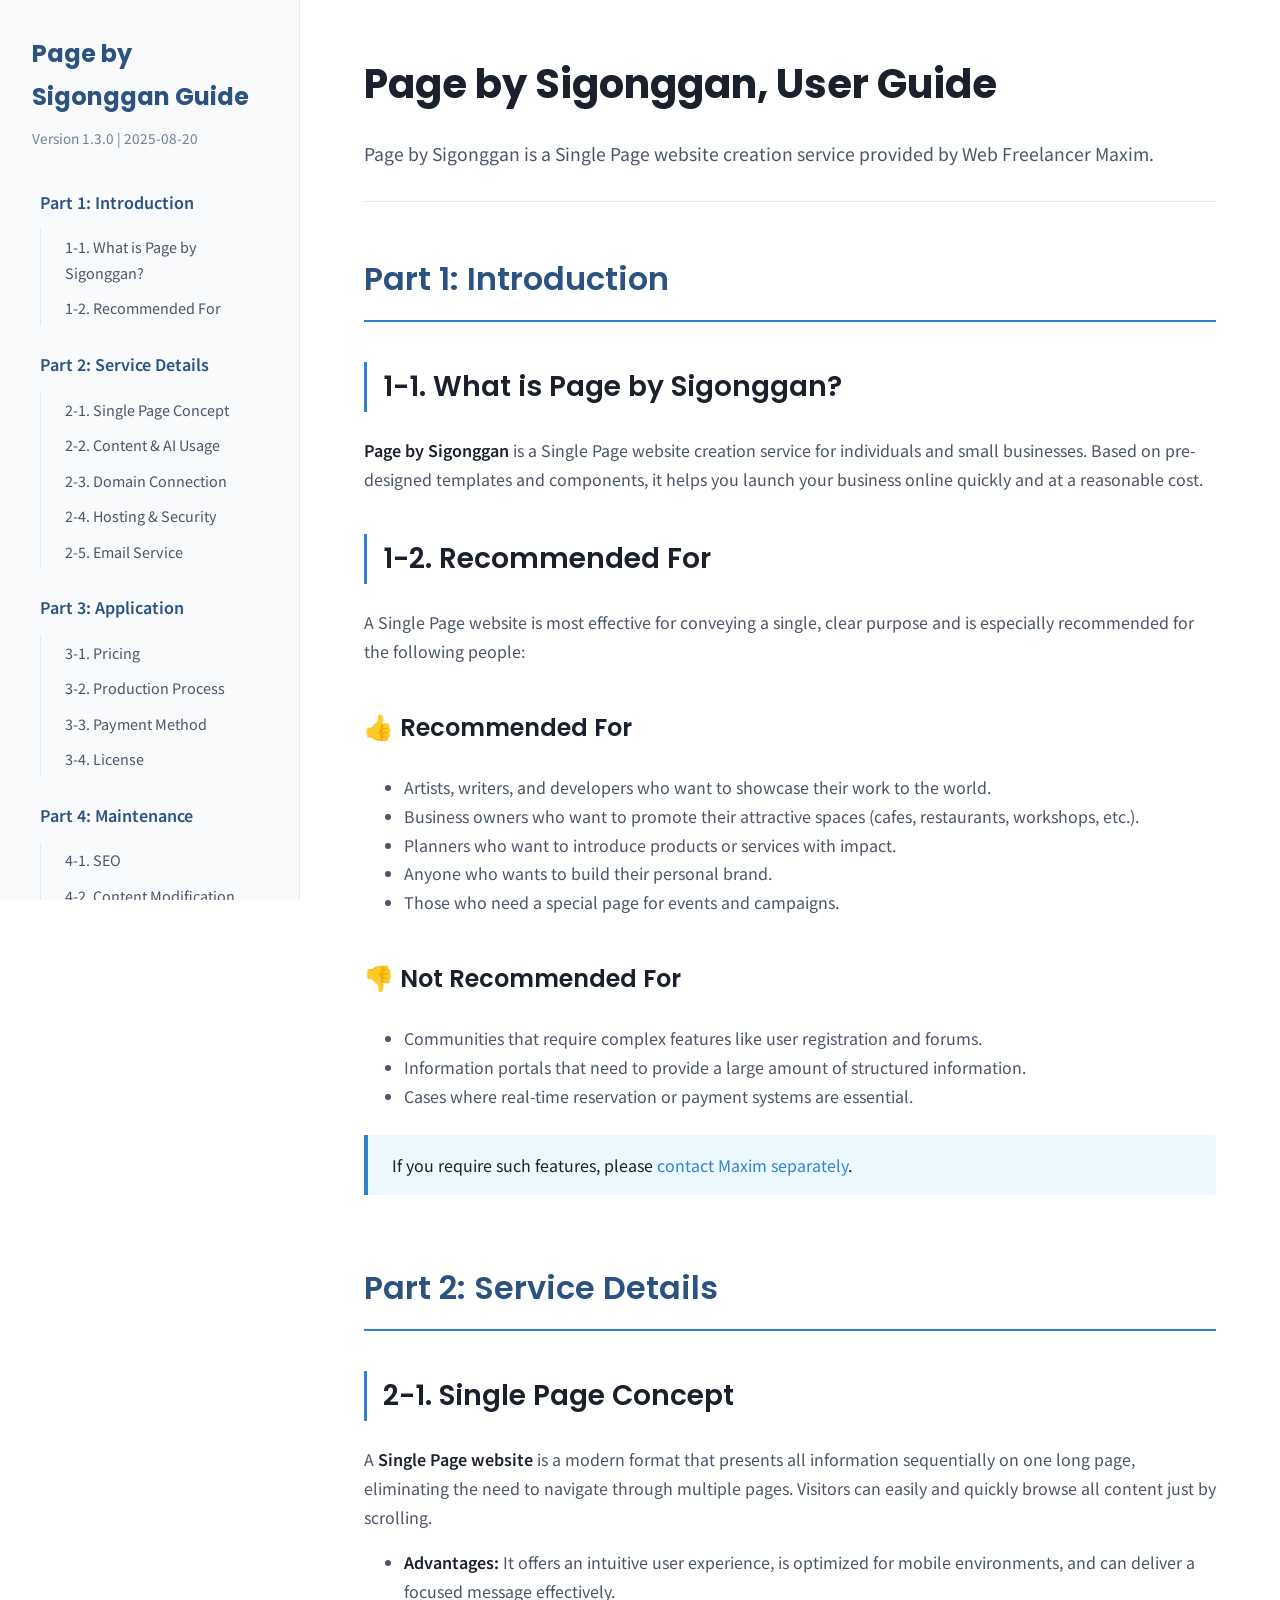
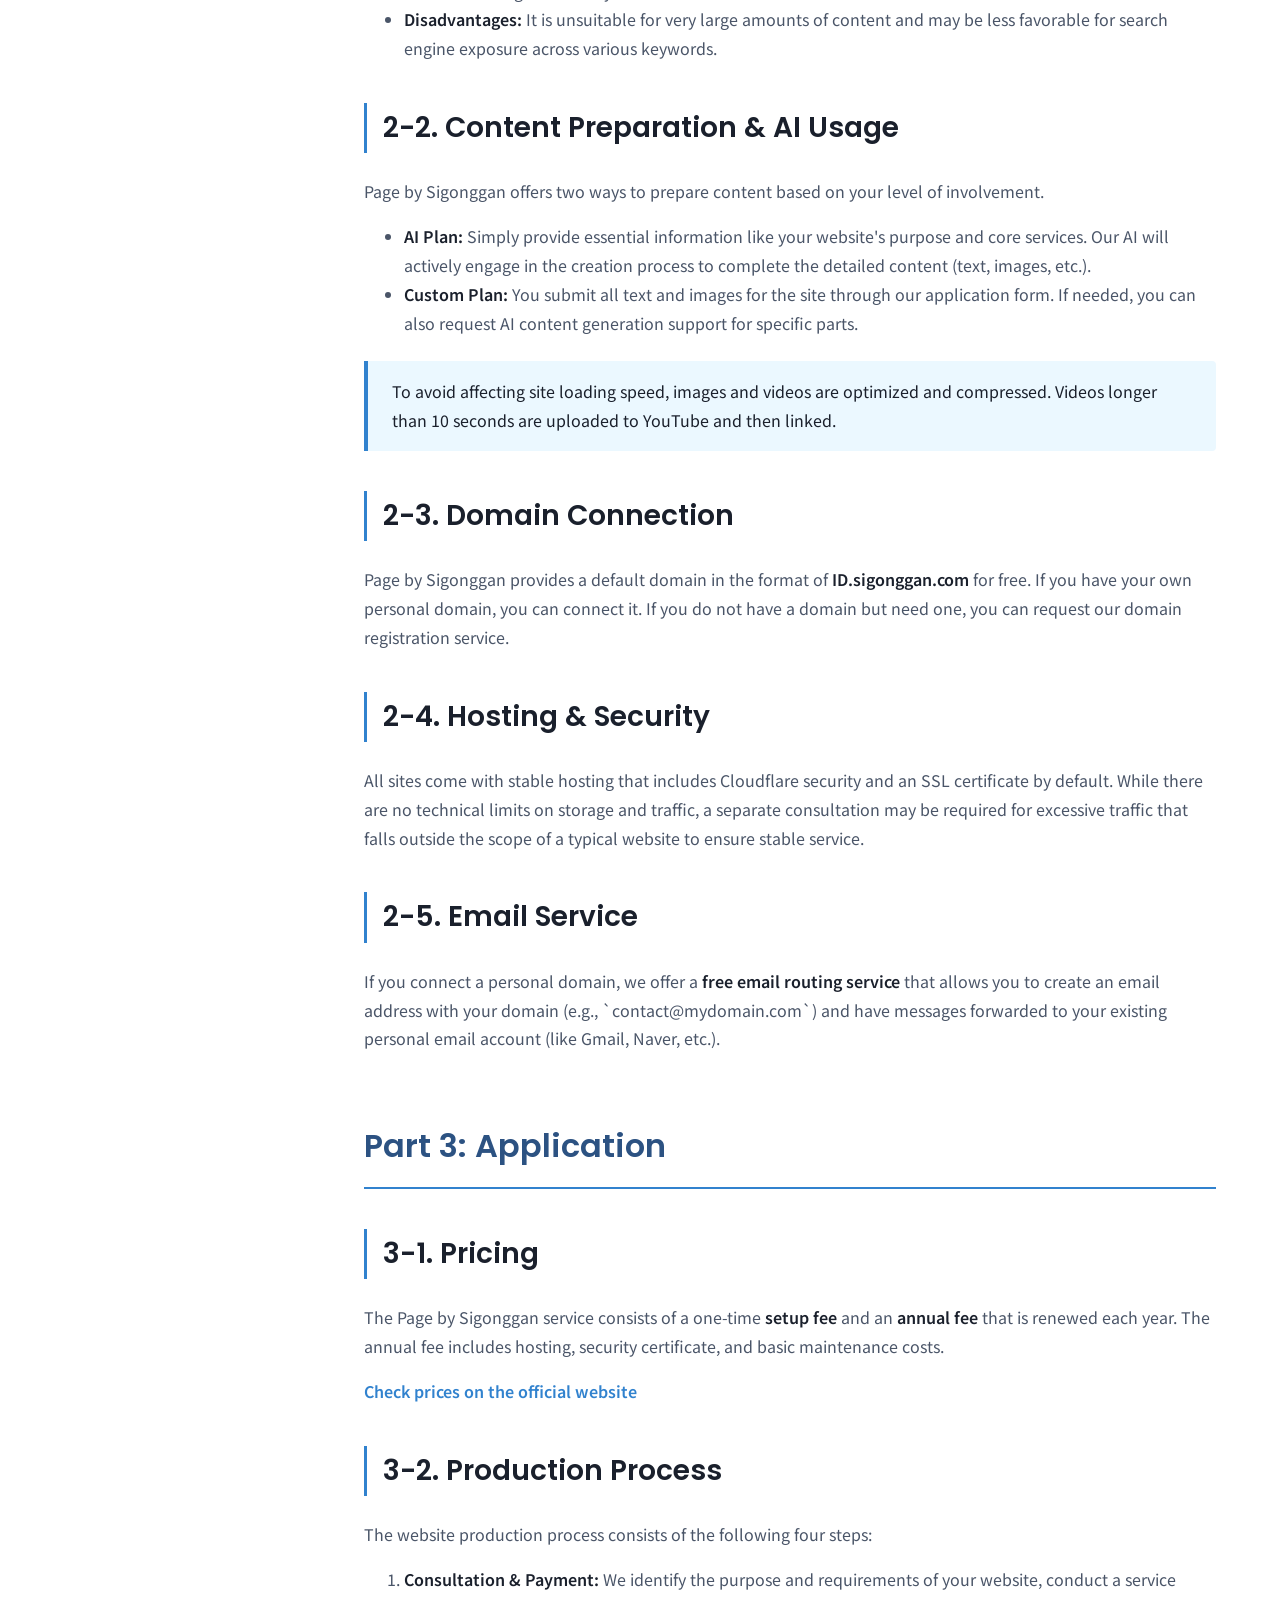
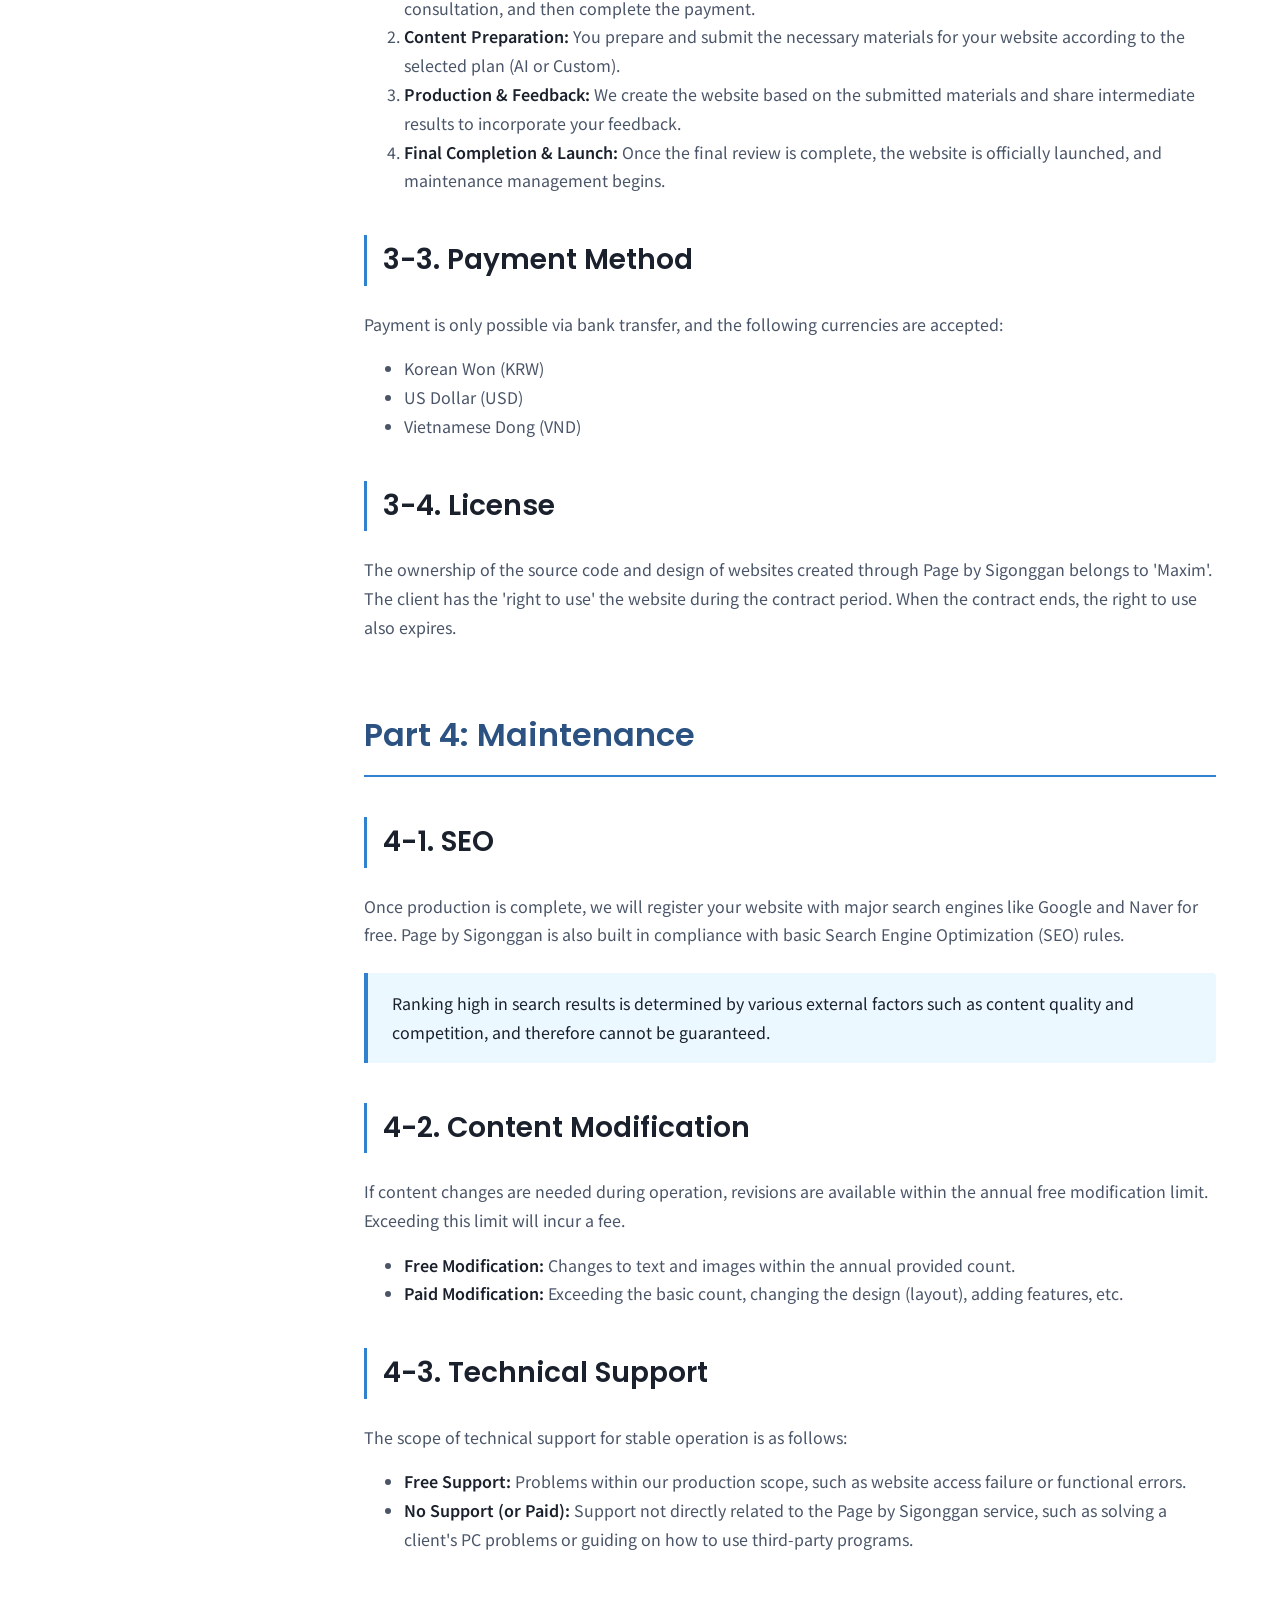
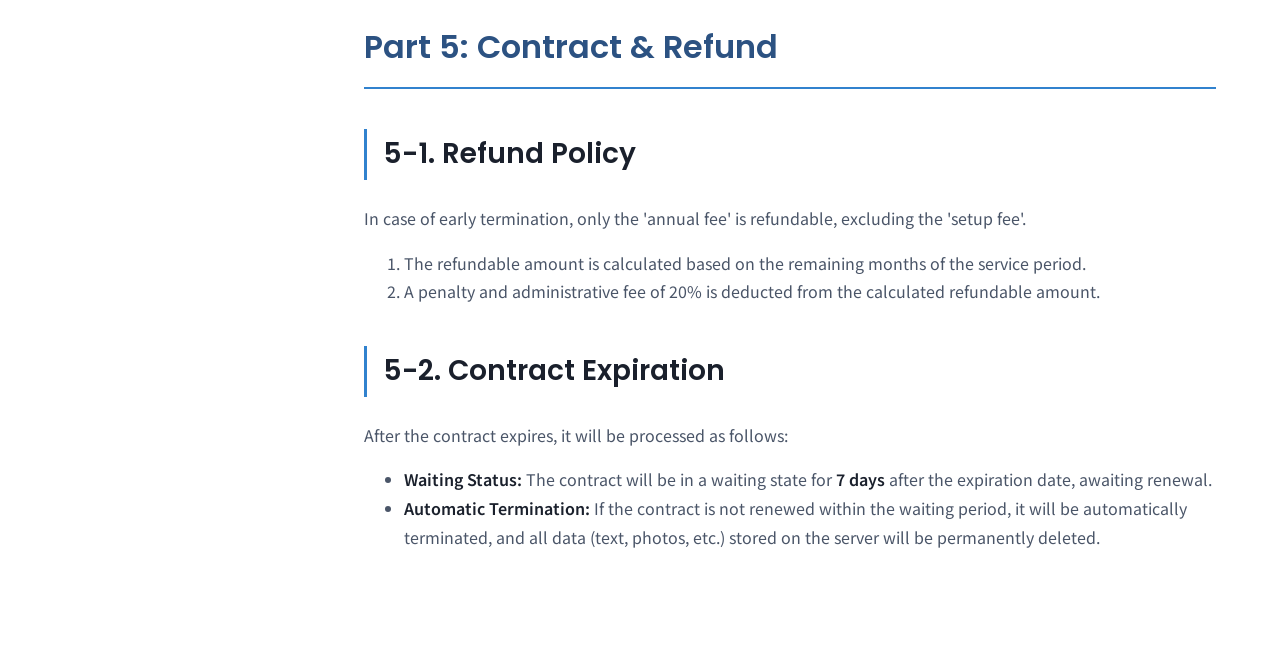
<file: docs/manual/lang.en.html>
<!DOCTYPE html>
<html lang="en">
<head>
    <meta charset="UTF-8">
    <meta name="viewport" content="width=device-width, initial-scale=1.0">
    <meta name="robots" content="noindex,nofollow">
    <title>Page by Sigonggan, User Guide</title>
    <link href="https://fonts.googleapis.com/css2?family=Noto+Sans+KR:wght@300;400;500;700&family=Poppins:wght@400;600;700&display=swap" rel="stylesheet">
	<link rel="shortcut icon" type="image/x-icon" href="https://cdn.maxim.pe.kr/_image/seo/sigonggan/favicon.ico"/>
    <link rel="apple-touch-icon" href="https://cdn.maxim.pe.kr/_image/seo/sigonggan/logo.png">
    <meta property="og:image" content="https://cdn.maxim.pe.kr/_image/seo/sigonggan/namecard.png">
    <meta property="og:image:width" content="1200">
    <meta property="og:image:height" content="600">
    <link rel="stylesheet" href="./gl.css">
    <script src="./gl.js" defer></script>
</head>
<body>
<div class="manual-container">
    <aside class="manual-sidebar">
        <div class="sidebar-header">
            <h2>Page by Sigonggan Guide</h2>
            <div class="version-info">
                <span>Version 1.3.0</span> | <span>2025-08-20</span>
            </div>
        </div>
        <nav class="manual-nav">
            <ul>
                <li><a href="#part1">Part 1: Introduction</a>
                    <ul>
                        <li><a href="#part1-1">1-1. What is Page by Sigonggan?</a></li>
                        <li><a href="#part1-2">1-2. Recommended For</a></li>
                    </ul>
                </li>
                <li><a href="#part2">Part 2: Service Details</a>
                    <ul>
                        <li><a href="#part2-1">2-1. Single Page Concept</a></li>
                        <li><a href="#part2-2">2-2. Content & AI Usage</a></li>
                        <li><a href="#part2-3">2-3. Domain Connection</a></li>
                        <li><a href="#part2-4">2-4. Hosting & Security</a></li>
                        <li><a href="#part2-5">2-5. Email Service</a></li>
                    </ul>
                </li>
                <li><a href="#part3">Part 3: Application</a>
                     <ul>
                        <li><a href="#part3-1">3-1. Pricing</a></li>
                        <li><a href="#part3-2">3-2. Production Process</a></li>
                        <li><a href="#part3-3">3-3. Payment Method</a></li>
                        <li><a href="#part3-4">3-4. License</a></li>
                    </ul>
                </li>
                <li><a href="#part4">Part 4: Maintenance</a>
                    <ul>
                        <li><a href="#part4-1">4-1. SEO</a></li>
                        <li><a href="#part4-2">4-2. Content Modification</a></li>
                        <li><a href="#part4-3">4-3. Technical Support</a></li>
                    </ul>
                </li>
                <li><a href="#part5">Part 5: Contract & Refund</a>
                    <ul>
                        <li><a href="#part5-1">5-1. Refund Policy</a></li>
                        <li><a href="#part5-2">5-2. Contract Expiration</a></li>
                    </ul>
                </li>
            </ul>
        </nav>
    </aside>

    <main class="manual-content">
        <header class="content-header">
            <h1>Page by Sigonggan, User Guide</h1>
            <p>Page by Sigonggan is a Single Page website creation service provided by Web Freelancer Maxim.</p>
        </header>

        <section id="part1" class="content-section">
            <h2>Part 1: Introduction</h2>
            <h3 id="part1-1">1-1. What is Page by Sigonggan?</h3>
            <p><strong>Page by Sigonggan</strong> is a Single Page website creation service for individuals and small businesses. Based on pre-designed templates and components, it helps you launch your business online quickly and at a reasonable cost.</p>

            <h3 id="part1-2">1-2. Recommended For</h3>
            <p>A Single Page website is most effective for conveying a single, clear purpose and is especially recommended for the following people:</p>
            <h4>👍 Recommended For</h4>
            <ul>
                <li>Artists, writers, and developers who want to showcase their work to the world.</li>
                <li>Business owners who want to promote their attractive spaces (cafes, restaurants, workshops, etc.).</li>
                <li>Planners who want to introduce products or services with impact.</li>
                <li>Anyone who wants to build their personal brand.</li>
                <li>Those who need a special page for events and campaigns.</li>
            </ul>
            <h4>👎 Not Recommended For</h4>
            <ul>
                <li>Communities that require complex features like user registration and forums.</li>
                <li>Information portals that need to provide a large amount of structured information.</li>
                <li>Cases where real-time reservation or payment systems are essential.</li>
            </ul>
            <blockquote>If you require such features, please <a href="https://www.maxim.pe.kr/contact" target="_blank" rel="external noopener">contact Maxim separately</a>.</blockquote>
        </section>

        <section id="part2" class="content-section">
            <h2>Part 2: Service Details</h2>
            <h3 id="part2-1">2-1. Single Page Concept</h3>
            <p>A <strong>Single Page website</strong> is a modern format that presents all information sequentially on one long page, eliminating the need to navigate through multiple pages. Visitors can easily and quickly browse all content just by scrolling.</p>
            <ul>
                <li><strong>Advantages:</strong> It offers an intuitive user experience, is optimized for mobile environments, and can deliver a focused message effectively.</li>
                <li><strong>Disadvantages:</strong> It is unsuitable for very large amounts of content and may be less favorable for search engine exposure across various keywords.</li>
            </ul>

            <h3 id="part2-2">2-2. Content Preparation & AI Usage</h3>
            <p>Page by Sigonggan offers two ways to prepare content based on your level of involvement.</p>
            <ul>
                <li><strong>AI Plan:</strong> Simply provide essential information like your website's purpose and core services. Our AI will actively engage in the creation process to complete the detailed content (text, images, etc.).</li>
                <li><strong>Custom Plan:</strong> You submit all text and images for the site through our application form. If needed, you can also request AI content generation support for specific parts.</li>
            </ul>
            <blockquote>To avoid affecting site loading speed, images and videos are optimized and compressed. Videos longer than 10 seconds are uploaded to YouTube and then linked.</blockquote>

            <h3 id="part2-3">2-3. Domain Connection</h3>
            <p>Page by Sigonggan provides a default domain in the format of <strong>ID.sigonggan.com</strong> for free. If you have your own personal domain, you can connect it. If you do not have a domain but need one, you can request our domain registration service.</p>

            <h3 id="part2-4">2-4. Hosting & Security</h3>
            <p>All sites come with stable hosting that includes Cloudflare security and an SSL certificate by default. While there are no technical limits on storage and traffic, a separate consultation may be required for excessive traffic that falls outside the scope of a typical website to ensure stable service.</p>

            <h3 id="part2-5">2-5. Email Service</h3>
            <p>If you connect a personal domain, we offer a <strong>free email routing service</strong> that allows you to create an email address with your domain (e.g., `contact@mydomain.com`) and have messages forwarded to your existing personal email account (like Gmail, Naver, etc.).</p>
        </section>

        <section id="part3" class="content-section">
            <h2>Part 3: Application</h2>
            <h3 id="part3-1">3-1. Pricing</h3>
            <p>The Page by Sigonggan service consists of a one-time <strong>setup fee</strong> and an <strong>annual fee</strong> that is renewed each year. The annual fee includes hosting, security certificate, and basic maintenance costs.</p>
            <p><strong><a href="https://www.sigonggan.com/@/page/#product" target="_blank">Check prices on the official website</a></strong></p>

            <h3 id="part3-2">3-2. Production Process</h3>
            <p>The website production process consists of the following four steps:</p>
            <ol>
                <li><strong>Consultation & Payment:</strong> We identify the purpose and requirements of your website, conduct a service consultation, and then complete the payment.</li>
                <li><strong>Content Preparation:</strong> You prepare and submit the necessary materials for your website according to the selected plan (AI or Custom).</li>
                <li><strong>Production & Feedback:</strong> We create the website based on the submitted materials and share intermediate results to incorporate your feedback.</li>
                <li><strong>Final Completion & Launch:</strong> Once the final review is complete, the website is officially launched, and maintenance management begins.</li>
            </ol>

            <h3 id="part3-3">3-3. Payment Method</h3>
            <p>Payment is only possible via bank transfer, and the following currencies are accepted:</p>
            <ul>
                <li>Korean Won (KRW)</li>
                <li>US Dollar (USD)</li>
                <li>Vietnamese Dong (VND)</li>
            </ul>

            <h3 id="part3-4">3-4. License</h3>
            <p>The ownership of the source code and design of websites created through Page by Sigonggan belongs to 'Maxim'. The client has the 'right to use' the website during the contract period. When the contract ends, the right to use also expires.</p>
        </section>

        <section id="part4" class="content-section">
            <h2>Part 4: Maintenance</h2>
            <h3 id="part4-1">4-1. SEO</h3>
            <p>Once production is complete, we will register your website with major search engines like Google and Naver for free. Page by Sigonggan is also built in compliance with basic Search Engine Optimization (SEO) rules.</p>
            <blockquote>Ranking high in search results is determined by various external factors such as content quality and competition, and therefore cannot be guaranteed.</blockquote>

            <h3 id="part4-2">4-2. Content Modification</h3>
            <p>If content changes are needed during operation, revisions are available within the annual free modification limit. Exceeding this limit will incur a fee.</p>
            <ul>
                <li><strong>Free Modification:</strong> Changes to text and images within the annual provided count.</li>
                <li><strong>Paid Modification:</strong> Exceeding the basic count, changing the design (layout), adding features, etc.</li>
            </ul>

            <h3 id="part4-3">4-3. Technical Support</h3>
            <p>The scope of technical support for stable operation is as follows:</p>
             <ul>
                <li><strong>Free Support:</strong> Problems within our production scope, such as website access failure or functional errors.</li>
                <li><strong>No Support (or Paid):</strong> Support not directly related to the Page by Sigonggan service, such as solving a client's PC problems or guiding on how to use third-party programs.</li>
            </ul>
        </section>

        <section id="part5" class="content-section">
            <h2>Part 5: Contract & Refund</h2>
            <h3 id="part5-1">5-1. Refund Policy</h3>
            <p>In case of early termination, only the 'annual fee' is refundable, excluding the 'setup fee'.</p>
            <ol>
                <li>The refundable amount is calculated based on the remaining months of the service period.</li>
                <li>A penalty and administrative fee of 20% is deducted from the calculated refundable amount.</li>
            </ol>

            <h3 id="part5-2">5-2. Contract Expiration</h3>
            <p>After the contract expires, it will be processed as follows:</p>
            <ul>
                <li><strong>Waiting Status:</strong> The contract will be in a waiting state for <strong>7 days</strong> after the expiration date, awaiting renewal.</li>
                <li><strong>Automatic Termination:</strong> If the contract is not renewed within the waiting period, it will be automatically terminated, and all data (text, photos, etc.) stored on the server will be permanently deleted.</li>
            </ul>
        </section>
    </main>
</div>
</body>
</html>
</file>
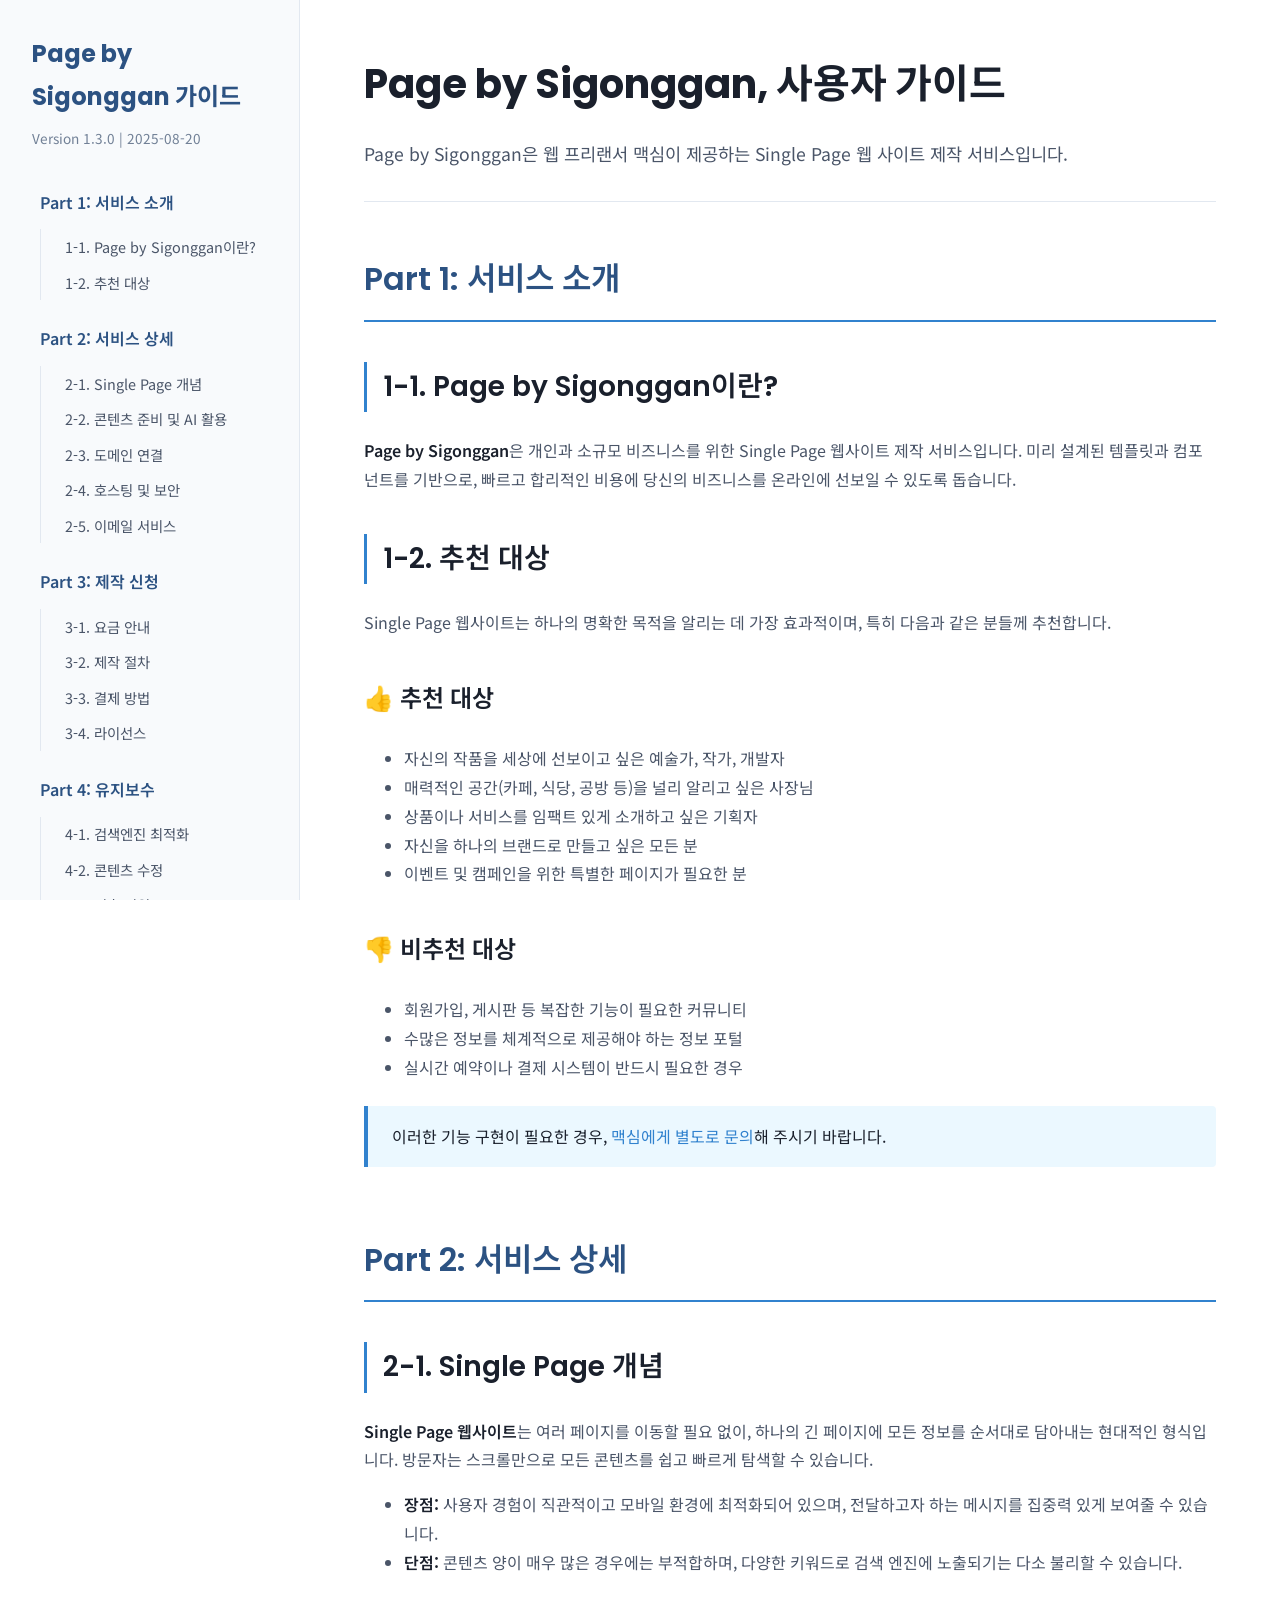
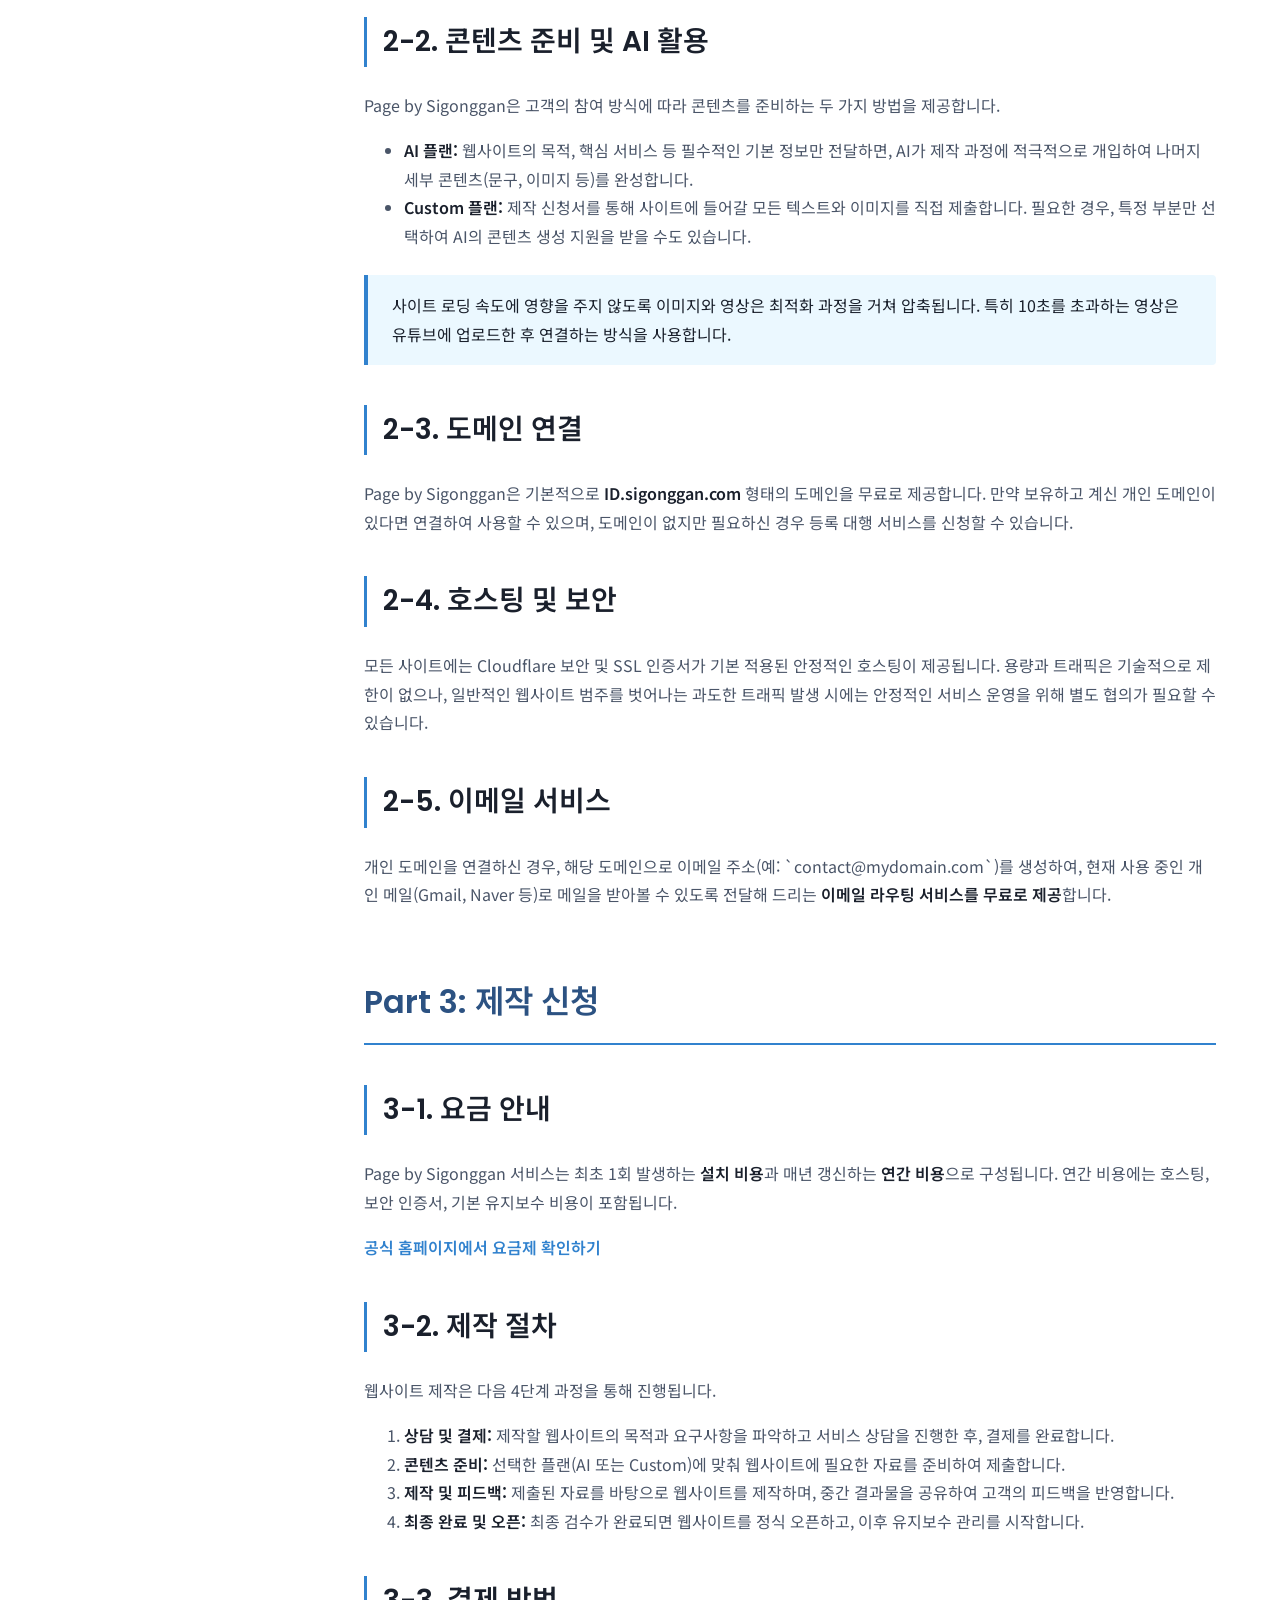
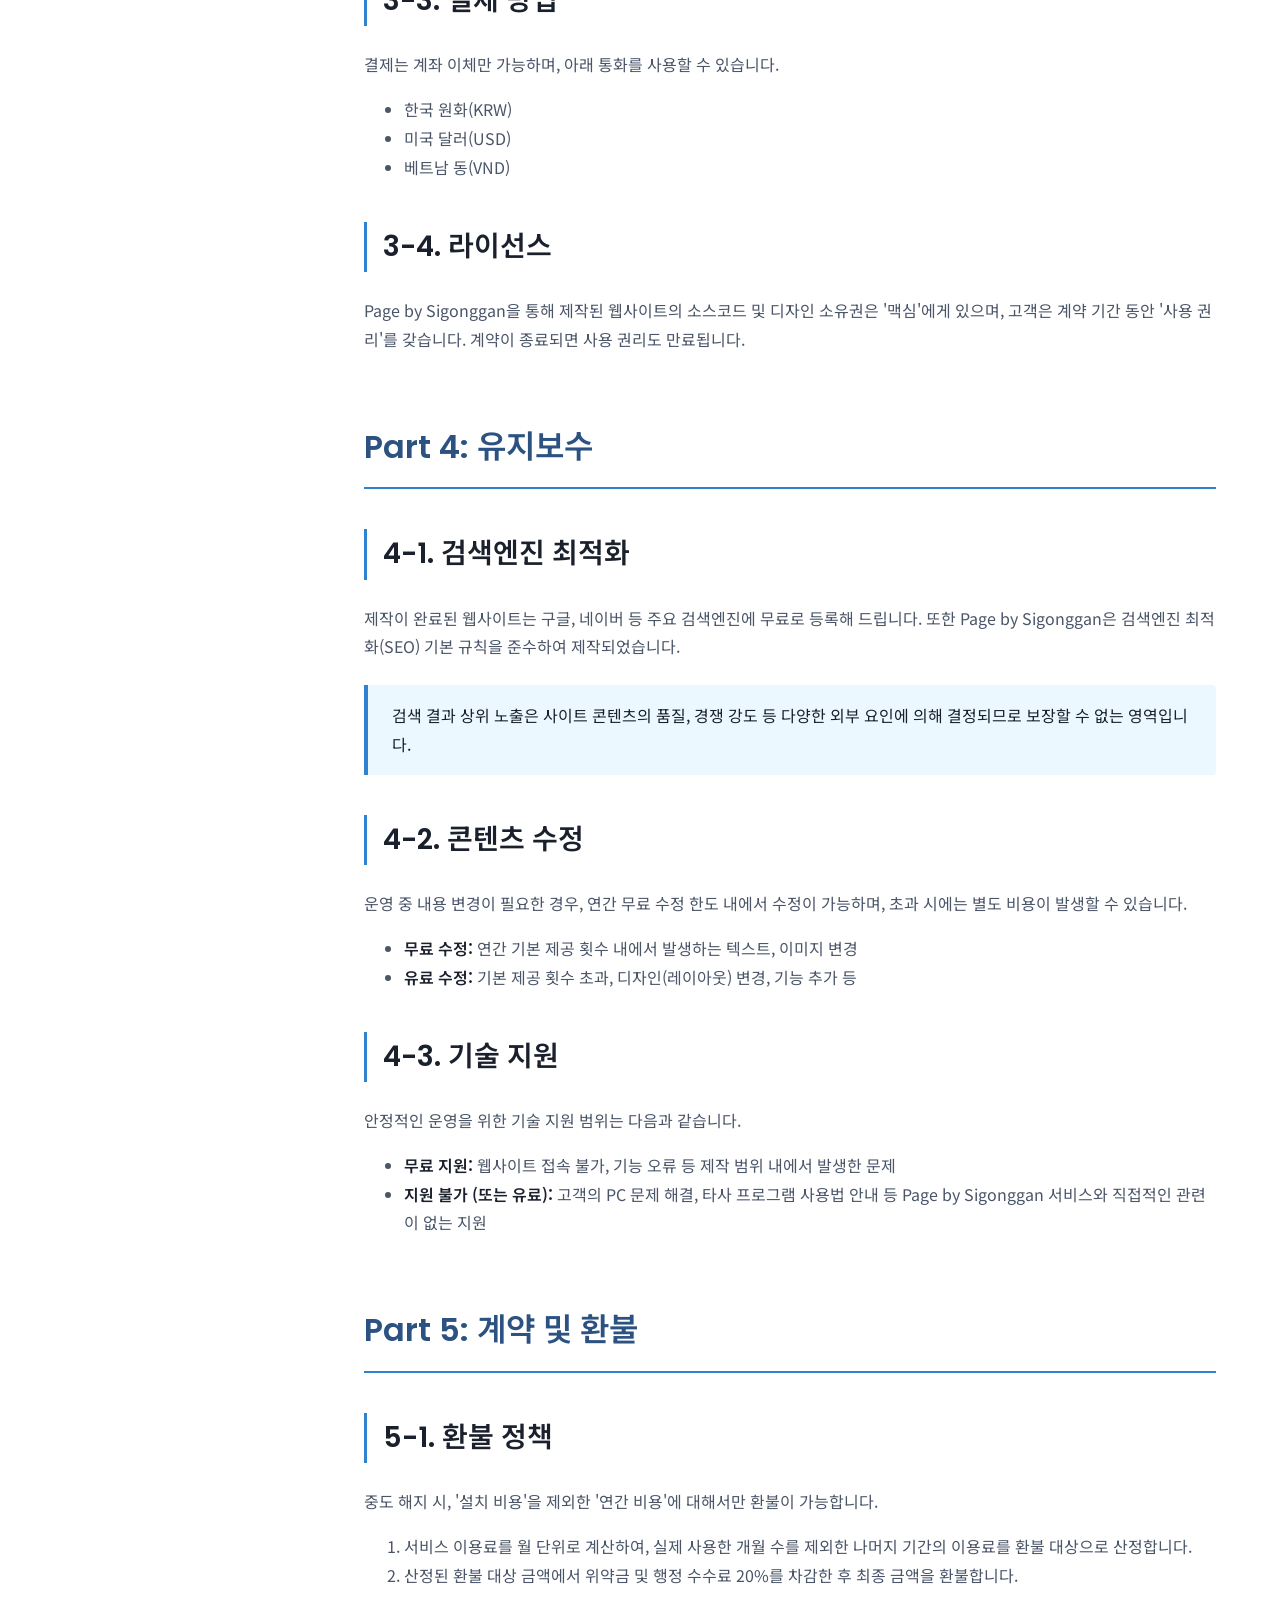
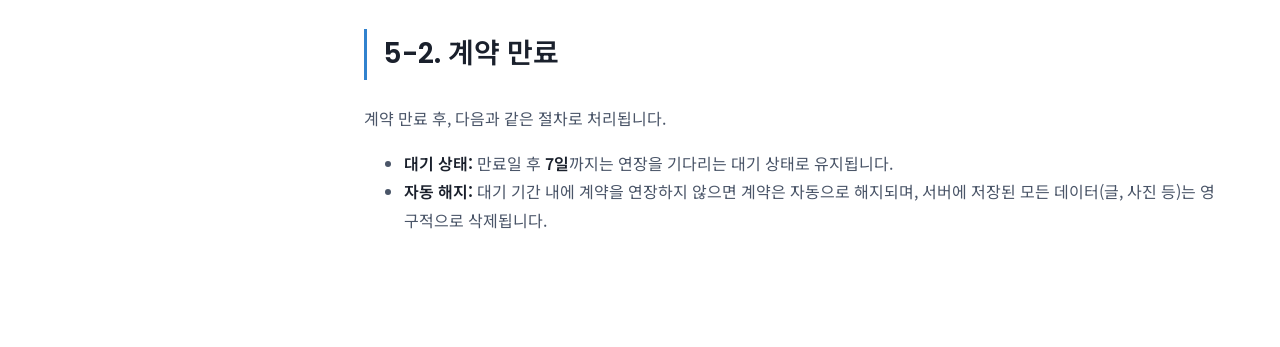
<file: docs/manual/lang.ko.html>
<!DOCTYPE html>
<html lang="ko">
<head>
    <meta charset="UTF-8">
    <meta name="viewport" content="width=device-width, initial-scale=1.0">
    <meta name="robots" content="noindex,nofollow">
    <title>Page by Sigonggan, 사용자 가이드</title>
    <link href="https://fonts.googleapis.com/css2?family=Noto+Sans+KR:wght@300;400;500;700&family=Poppins:wght@400;600;700&display=swap" rel="stylesheet">
	<link rel="shortcut icon" type="image/x-icon" href="https://cdn.maxim.pe.kr/_image/seo/sigonggan/favicon.ico"/>
    <link rel="apple-touch-icon" href="https://cdn.maxim.pe.kr/_image/seo/sigonggan/logo.png">
    <meta property="og:image" content="https://cdn.maxim.pe.kr/_image/seo/sigonggan/namecard.png">
    <meta property="og:image:width" content="1200">
    <meta property="og:image:height" content="600">
    <link rel="stylesheet" href="./gl.css">
    <script src="./gl.js" defer></script>
</head>
<body>
<div class="manual-container">
    <aside class="manual-sidebar">
        <div class="sidebar-header">
            <h2>Page by Sigonggan 가이드</h2>
            <div class="version-info">
                <span>Version 1.3.0</span> | <span>2025-08-20</span>
            </div>
        </div>
        <nav class="manual-nav">
            <ul>
                <li><a href="#part1">Part 1: 서비스 소개</a>
                    <ul>
                        <li><a href="#part1-1">1-1. Page by Sigonggan이란?</a></li>
                        <li><a href="#part1-2">1-2. 추천 대상</a></li>
                    </ul>
                </li>
                <li><a href="#part2">Part 2: 서비스 상세</a>
                    <ul>
                        <li><a href="#part2-1">2-1. Single Page 개념</a></li>
                        <li><a href="#part2-2">2-2. 콘텐츠 준비 및 AI 활용</a></li>
                        <li><a href="#part2-3">2-3. 도메인 연결</a></li>
                        <li><a href="#part2-4">2-4. 호스팅 및 보안</a></li>
                        <li><a href="#part2-5">2-5. 이메일 서비스</a></li>
                    </ul>
                </li>
                <li><a href="#part3">Part 3: 제작 신청</a>
                     <ul>
                        <li><a href="#part3-1">3-1. 요금 안내</a></li>
                        <li><a href="#part3-2">3-2. 제작 절차</a></li>
                        <li><a href="#part3-3">3-3. 결제 방법</a></li>
                        <li><a href="#part3-4">3-4. 라이선스</a></li>
                    </ul>
                </li>
                <li><a href="#part4">Part 4: 유지보수</a>
                    <ul>
                        <li><a href="#part4-1">4-1. 검색엔진 최적화</a></li>
                        <li><a href="#part4-2">4-2. 콘텐츠 수정</a></li>
                        <li><a href="#part4-3">4-3. 기술 지원</a></li>
                    </ul>
                </li>
                <li><a href="#part5">Part 5: 계약 및 환불</a>
                    <ul>
                        <li><a href="#part5-1">5-1. 환불 정책</a></li>
                        <li><a href="#part5-2">5-2. 계약 만료</a></li>
                    </ul>
                </li>
            </ul>
        </nav>
    </aside>

    <main class="manual-content">
        <header class="content-header">
            <h1>Page by Sigonggan, 사용자 가이드</h1>
            <p>Page by Sigonggan은 웹 프리랜서 맥심이 제공하는 Single Page 웹 사이트 제작 서비스입니다.</p>
        </header>

        <section id="part1" class="content-section">
            <h2>Part 1: 서비스 소개</h2>
            <h3 id="part1-1">1-1. Page by Sigonggan이란?</h3>
            <p><strong>Page by Sigonggan</strong>은 개인과 소규모 비즈니스를 위한 Single Page 웹사이트 제작 서비스입니다. 미리 설계된 템플릿과 컴포넌트를 기반으로, 빠르고 합리적인 비용에 당신의 비즈니스를 온라인에 선보일 수 있도록 돕습니다.</p>

            <h3 id="part1-2">1-2. 추천 대상</h3>
            <p>Single Page 웹사이트는 하나의 명확한 목적을 알리는 데 가장 효과적이며, 특히 다음과 같은 분들께 추천합니다.</p>
            <h4>👍 추천 대상</h4>
            <ul>
                <li>자신의 작품을 세상에 선보이고 싶은 예술가, 작가, 개발자</li>
                <li>매력적인 공간(카페, 식당, 공방 등)을 널리 알리고 싶은 사장님</li>
                <li>상품이나 서비스를 임팩트 있게 소개하고 싶은 기획자</li>
                <li>자신을 하나의 브랜드로 만들고 싶은 모든 분</li>
                <li>이벤트 및 캠페인을 위한 특별한 페이지가 필요한 분</li>
            </ul>
            <h4>👎 비추천 대상</h4>
            <ul>
                <li>회원가입, 게시판 등 복잡한 기능이 필요한 커뮤니티</li>
                <li>수많은 정보를 체계적으로 제공해야 하는 정보 포털</li>
                <li>실시간 예약이나 결제 시스템이 반드시 필요한 경우</li>
            </ul>
            <blockquote>이러한 기능 구현이 필요한 경우, <a href="https://www.maxim.pe.kr/contact" target="_blank" rel="external noopener">맥심에게 별도로 문의</a>해 주시기 바랍니다.</blockquote>
        </section>

        <section id="part2" class="content-section">
            <h2>Part 2: 서비스 상세</h2>
            <h3 id="part2-1">2-1. Single Page 개념</h3>
            <p><strong>Single Page 웹사이트</strong>는 여러 페이지를 이동할 필요 없이, 하나의 긴 페이지에 모든 정보를 순서대로 담아내는 현대적인 형식입니다. 방문자는 스크롤만으로 모든 콘텐츠를 쉽고 빠르게 탐색할 수 있습니다.</p>
            <ul>
                <li><strong>장점:</strong> 사용자 경험이 직관적이고 모바일 환경에 최적화되어 있으며, 전달하고자 하는 메시지를 집중력 있게 보여줄 수 있습니다.</li>
                <li><strong>단점:</strong> 콘텐츠 양이 매우 많은 경우에는 부적합하며, 다양한 키워드로 검색 엔진에 노출되기는 다소 불리할 수 있습니다.</li>
            </ul>
            
            <h3 id="part2-2">2-2. 콘텐츠 준비 및 AI 활용</h3>
            <p>Page by Sigonggan은 고객의 참여 방식에 따라 콘텐츠를 준비하는 두 가지 방법을 제공합니다.</p>
            <ul>
                <li><strong>AI 플랜:</strong> 웹사이트의 목적, 핵심 서비스 등 필수적인 기본 정보만 전달하면, AI가 제작 과정에 적극적으로 개입하여 나머지 세부 콘텐츠(문구, 이미지 등)를 완성합니다.</li>
                <li><strong>Custom 플랜:</strong> 제작 신청서를 통해 사이트에 들어갈 모든 텍스트와 이미지를 직접 제출합니다. 필요한 경우, 특정 부분만 선택하여 AI의 콘텐츠 생성 지원을 받을 수도 있습니다.</li>
            </ul>
             <blockquote>사이트 로딩 속도에 영향을 주지 않도록 이미지와 영상은 최적화 과정을 거쳐 압축됩니다. 특히 10초를 초과하는 영상은 유튜브에 업로드한 후 연결하는 방식을 사용합니다.</blockquote>

            <h3 id="part2-3">2-3. 도메인 연결</h3>
            <p>Page by Sigonggan은 기본적으로 <strong>ID.sigonggan.com</strong> 형태의 도메인을 무료로 제공합니다. 만약 보유하고 계신 개인 도메인이 있다면 연결하여 사용할 수 있으며, 도메인이 없지만 필요하신 경우 등록 대행 서비스를 신청할 수 있습니다.</p>

            <h3 id="part2-4">2-4. 호스팅 및 보안</h3>
            <p>모든 사이트에는 Cloudflare 보안 및 SSL 인증서가 기본 적용된 안정적인 호스팅이 제공됩니다. 용량과 트래픽은 기술적으로 제한이 없으나, 일반적인 웹사이트 범주를 벗어나는 과도한 트래픽 발생 시에는 안정적인 서비스 운영을 위해 별도 협의가 필요할 수 있습니다.</p>

            <h3 id="part2-5">2-5. 이메일 서비스</h3>
            <p>개인 도메인을 연결하신 경우, 해당 도메인으로 이메일 주소(예: `contact@mydomain.com`)를 생성하여, 현재 사용 중인 개인 메일(Gmail, Naver 등)로 메일을 받아볼 수 있도록 전달해 드리는 <strong>이메일 라우팅 서비스를 무료로 제공</strong>합니다.</p>
        </section>

        <section id="part3" class="content-section">
            <h2>Part 3: 제작 신청</h2>
            <h3 id="part3-1">3-1. 요금 안내</h3>
            <p>Page by Sigonggan 서비스는 최초 1회 발생하는 <strong>설치 비용</strong>과 매년 갱신하는 <strong>연간 비용</strong>으로 구성됩니다. 연간 비용에는 호스팅, 보안 인증서, 기본 유지보수 비용이 포함됩니다.</p>
            <p><strong><a href="https://www.sigonggan.com/@/page/#product" target="_blank">공식 홈페이지에서 요금제 확인하기</a></strong></p>

            <h3 id="part3-2">3-2. 제작 절차</h3>
            <p>웹사이트 제작은 다음 4단계 과정을 통해 진행됩니다.</p>
            <ol>
                <li><strong>상담 및 결제:</strong> 제작할 웹사이트의 목적과 요구사항을 파악하고 서비스 상담을 진행한 후, 결제를 완료합니다.</li>
                <li><strong>콘텐츠 준비:</strong> 선택한 플랜(AI 또는 Custom)에 맞춰 웹사이트에 필요한 자료를 준비하여 제출합니다.</li>
                <li><strong>제작 및 피드백:</strong> 제출된 자료를 바탕으로 웹사이트를 제작하며, 중간 결과물을 공유하여 고객의 피드백을 반영합니다.</li>
                <li><strong>최종 완료 및 오픈:</strong> 최종 검수가 완료되면 웹사이트를 정식 오픈하고, 이후 유지보수 관리를 시작합니다.</li>
            </ol>

            <h3 id="part3-3">3-3. 결제 방법</h3>
            <p>결제는 계좌 이체만 가능하며, 아래 통화를 사용할 수 있습니다.</p>
            <ul>
                <li>한국 원화(KRW)</li>
                <li>미국 달러(USD)</li>
                <li>베트남 동(VND)</li>
            </ul>

            <h3 id="part3-4">3-4. 라이선스</h3>
            <p>Page by Sigonggan을 통해 제작된 웹사이트의 소스코드 및 디자인 소유권은 '맥심'에게 있으며, 고객은 계약 기간 동안 '사용 권리'를 갖습니다. 계약이 종료되면 사용 권리도 만료됩니다.</p>
        </section>

        <section id="part4" class="content-section">
            <h2>Part 4: 유지보수</h2>
            <h3 id="part4-1">4-1. 검색엔진 최적화</h3>
            <p>제작이 완료된 웹사이트는 구글, 네이버 등 주요 검색엔진에 무료로 등록해 드립니다. 또한 Page by Sigonggan은 검색엔진 최적화(SEO) 기본 규칙을 준수하여 제작되었습니다.</p>
            <blockquote>검색 결과 상위 노출은 사이트 콘텐츠의 품질, 경쟁 강도 등 다양한 외부 요인에 의해 결정되므로 보장할 수 없는 영역입니다.</blockquote>

            <h3 id="part4-2">4-2. 콘텐츠 수정</h3>
            <p>운영 중 내용 변경이 필요한 경우, 연간 무료 수정 한도 내에서 수정이 가능하며, 초과 시에는 별도 비용이 발생할 수 있습니다.</p>
            <ul>
                <li><strong>무료 수정:</strong> 연간 기본 제공 횟수 내에서 발생하는 텍스트, 이미지 변경</li>
                <li><strong>유료 수정:</strong> 기본 제공 횟수 초과, 디자인(레이아웃) 변경, 기능 추가 등</li>
            </ul>

            <h3 id="part4-3">4-3. 기술 지원</h3>
            <p>안정적인 운영을 위한 기술 지원 범위는 다음과 같습니다.</p>
             <ul>
                <li><strong>무료 지원:</strong> 웹사이트 접속 불가, 기능 오류 등 제작 범위 내에서 발생한 문제</li>
                <li><strong>지원 불가 (또는 유료):</strong> 고객의 PC 문제 해결, 타사 프로그램 사용법 안내 등 Page by Sigonggan 서비스와 직접적인 관련이 없는 지원</li>
            </ul>
        </section>

        <section id="part5" class="content-section">
            <h2>Part 5: 계약 및 환불</h2>
            <h3 id="part5-1">5-1. 환불 정책</h3>
            <p>중도 해지 시, '설치 비용'을 제외한 '연간 비용'에 대해서만 환불이 가능합니다.</p>
            <ol>
                <li>서비스 이용료를 월 단위로 계산하여, 실제 사용한 개월 수를 제외한 나머지 기간의 이용료를 환불 대상으로 산정합니다.</li>
                <li>산정된 환불 대상 금액에서 위약금 및 행정 수수료 20%를 차감한 후 최종 금액을 환불합니다.</li>
            </ol>

            <h3 id="part5-2">5-2. 계약 만료</h3>
            <p>계약 만료 후, 다음과 같은 절차로 처리됩니다.</p>
            <ul>
                <li><strong>대기 상태:</strong> 만료일 후 <strong>7일</strong>까지는 연장을 기다리는 대기 상태로 유지됩니다.</li>
                <li><strong>자동 해지:</strong> 대기 기간 내에 계약을 연장하지 않으면 계약은 자동으로 해지되며, 서버에 저장된 모든 데이터(글, 사진 등)는 영구적으로 삭제됩니다.</li>
            </ul>
        </section>
    </main>
</div>
</body>
</html>
</file>
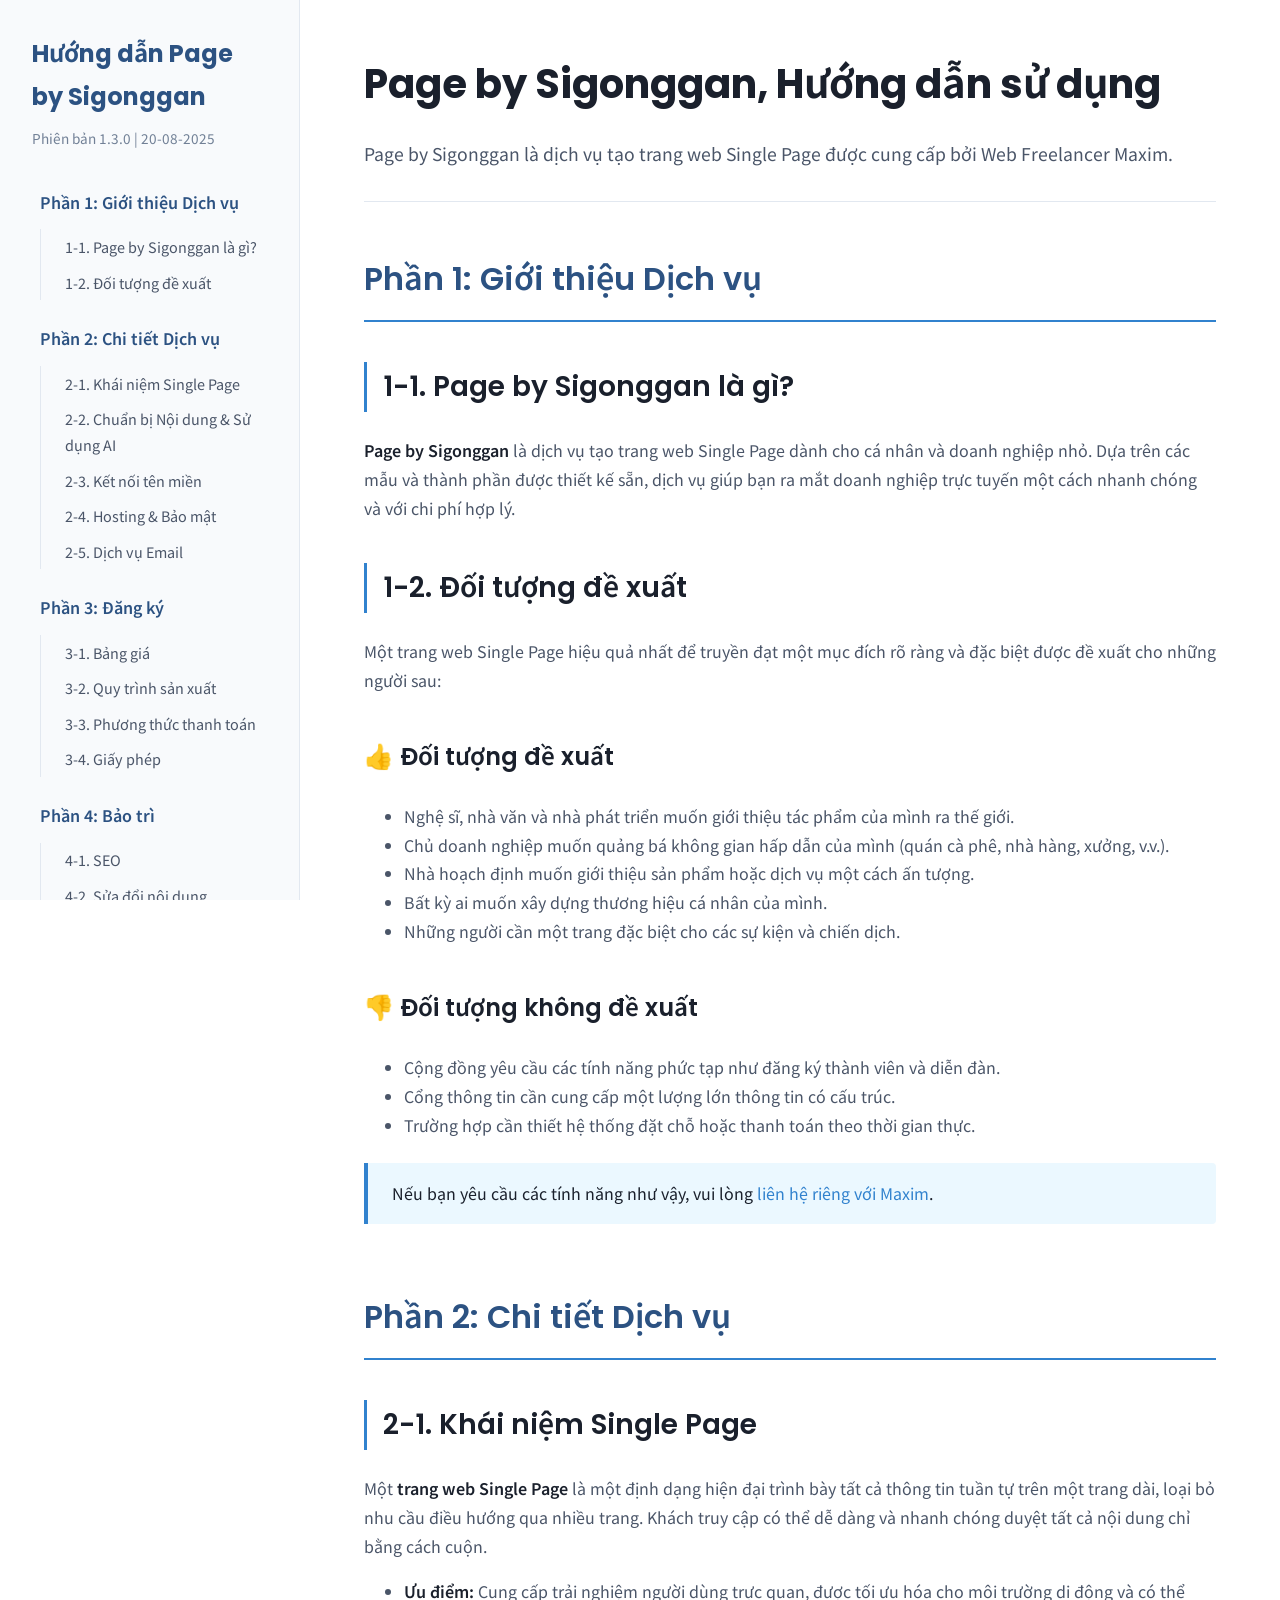
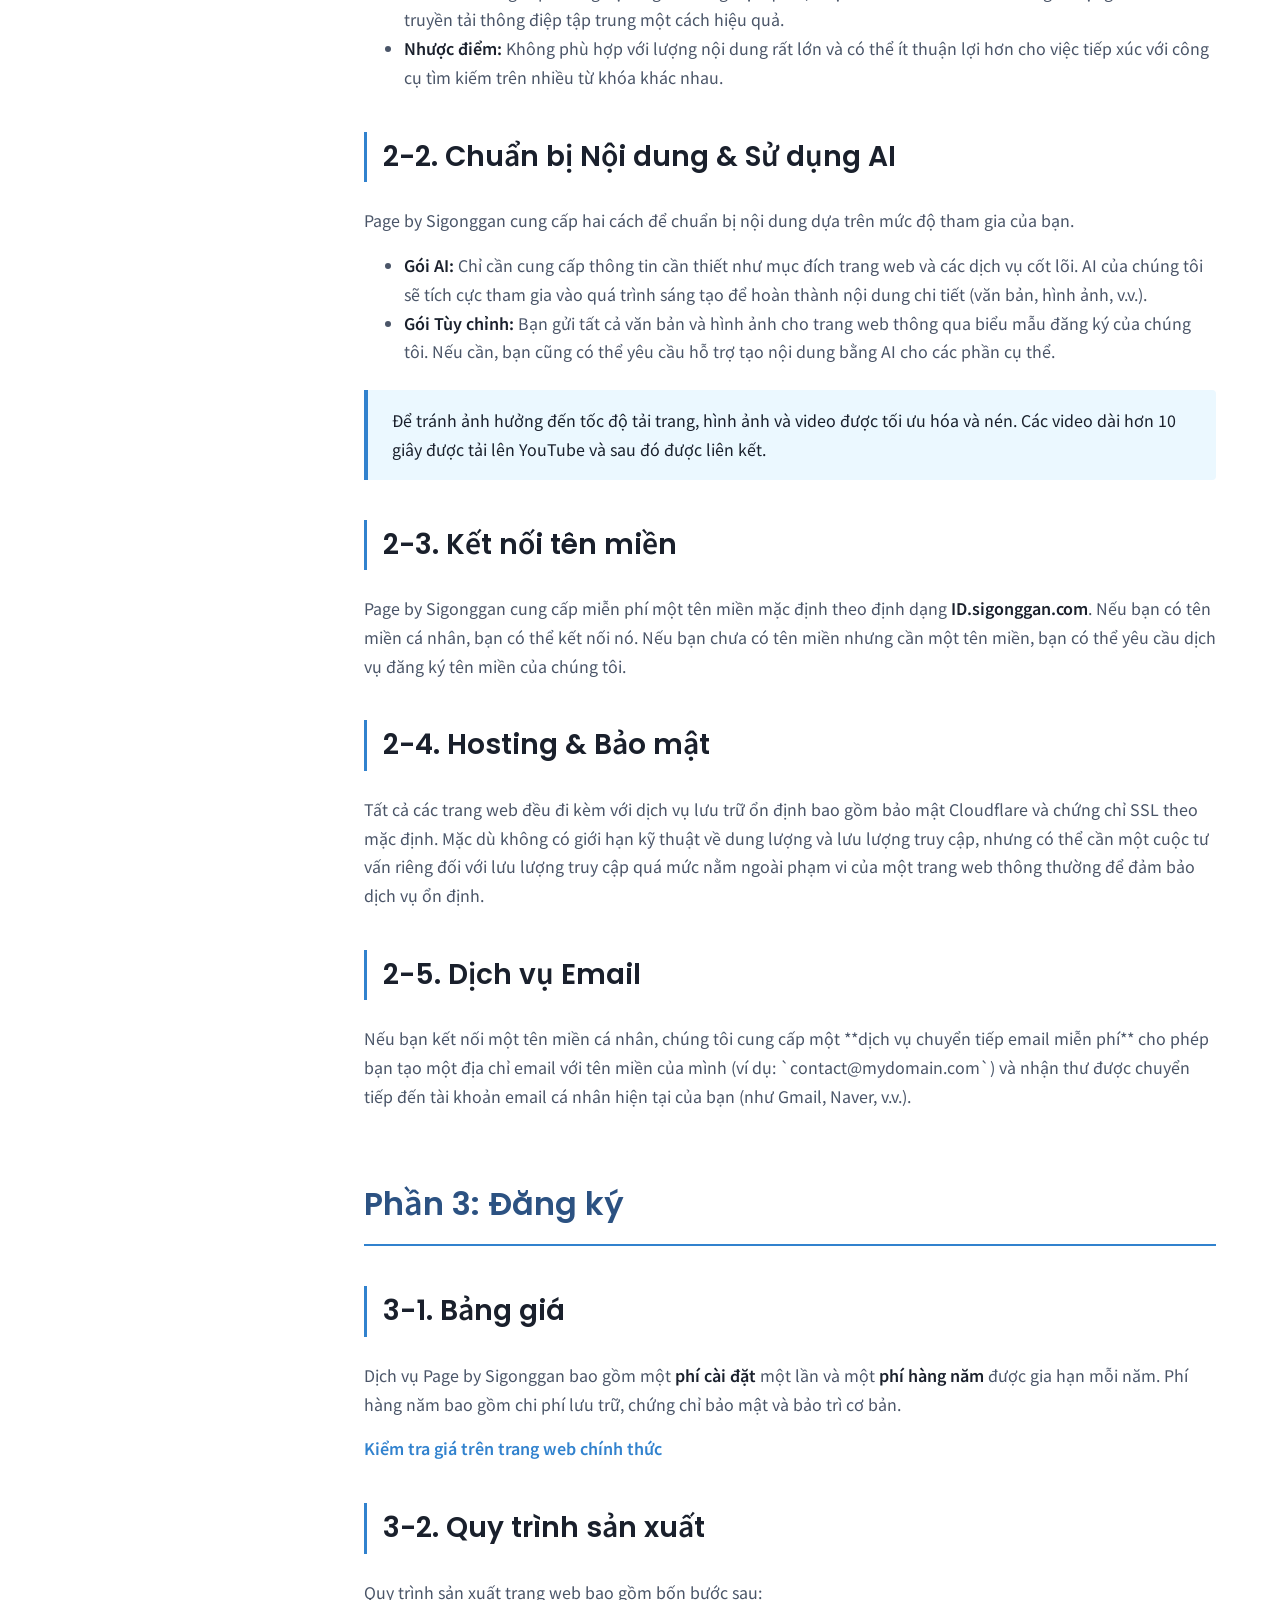
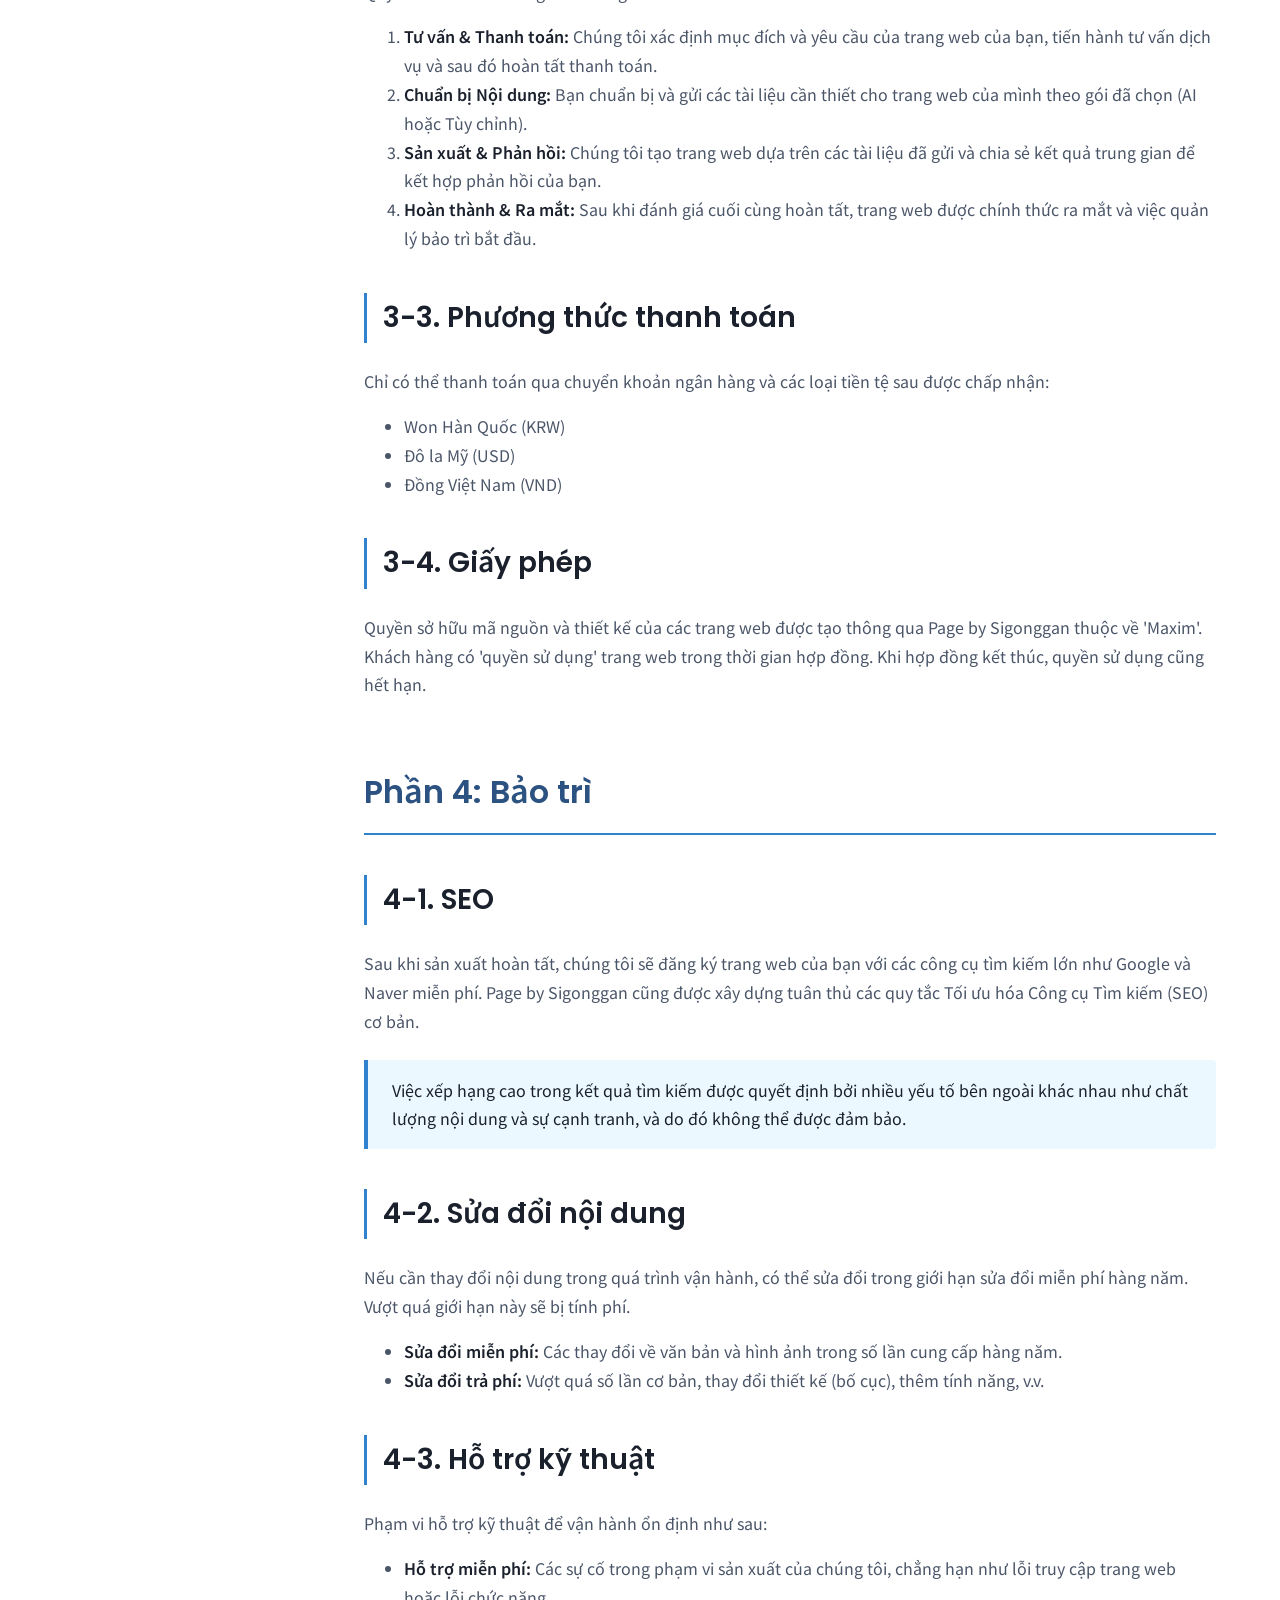
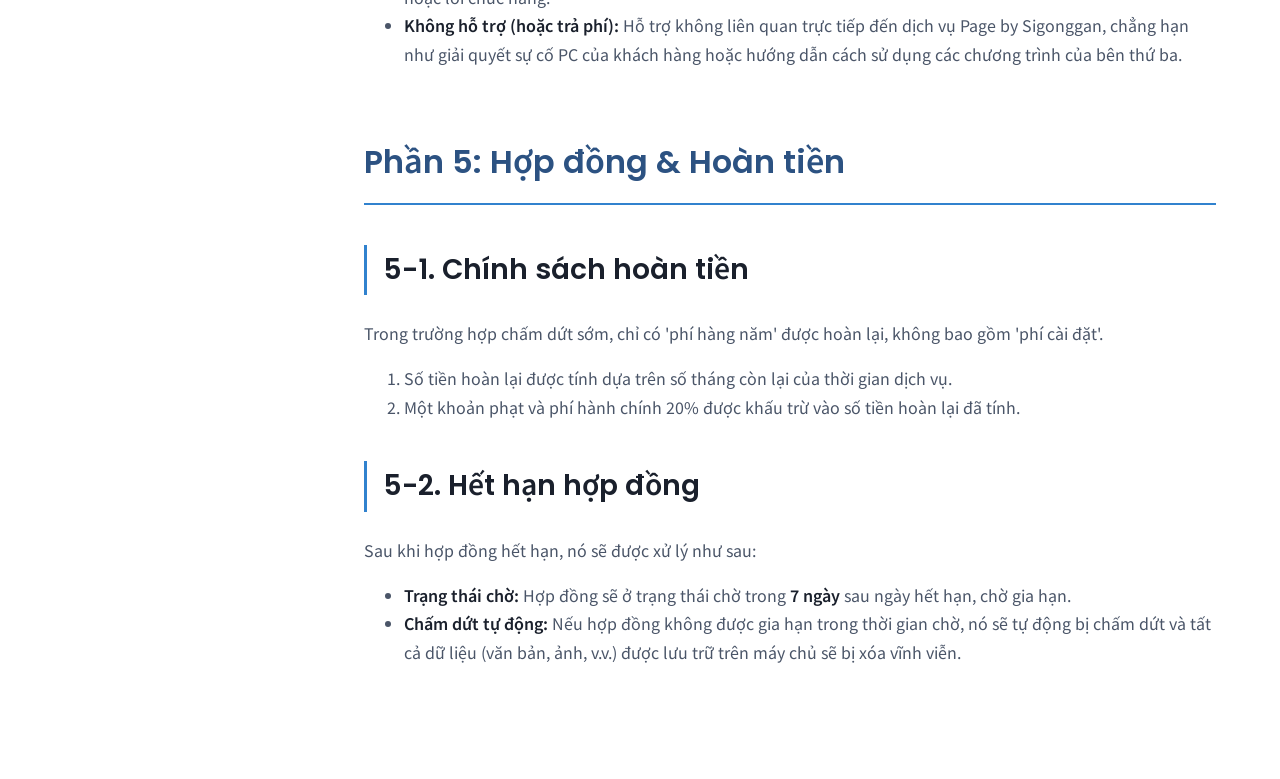
<file: docs/manual/lang.vi.html>
<!DOCTYPE html>
<html lang="vi">
<head>
    <meta charset="UTF-8">
    <meta name="viewport" content="width=device-width, initial-scale=1.0">
    <meta name="robots" content="noindex,nofollow">
    <title>Page by Sigonggan, Hướng dẫn sử dụng</title>
    <link href="https://fonts.googleapis.com/css2?family=Noto+Sans+KR:wght@300;400;500;700&family=Poppins:wght@400;600;700&display=swap" rel="stylesheet">
	<link rel="shortcut icon" type="image/x-icon" href="https://cdn.maxim.pe.kr/_image/seo/sigonggan/favicon.ico"/>
    <link rel="apple-touch-icon" href="https://cdn.maxim.pe.kr/_image/seo/sigonggan/logo.png">
    <meta property="og:image" content="https://cdn.maxim.pe.kr/_image/seo/sigonggan/namecard.png">
    <meta property="og:image:width" content="1200">
    <meta property="og:image:height" content="600">
    <link rel="stylesheet" href="./gl.css">
    <script src="./gl.js" defer></script>
</head>
<body>
<div class="manual-container">
    <aside class="manual-sidebar">
        <div class="sidebar-header">
            <h2>Hướng dẫn Page by Sigonggan</h2>
            <div class="version-info">
                <span>Phiên bản 1.3.0</span> | <span>20-08-2025</span>
            </div>
        </div>
        <nav class="manual-nav">
            <ul>
                <li><a href="#part1">Phần 1: Giới thiệu Dịch vụ</a>
                    <ul>
                        <li><a href="#part1-1">1-1. Page by Sigonggan là gì?</a></li>
                        <li><a href="#part1-2">1-2. Đối tượng đề xuất</a></li>
                    </ul>
                </li>
                <li><a href="#part2">Phần 2: Chi tiết Dịch vụ</a>
                    <ul>
                        <li><a href="#part2-1">2-1. Khái niệm Single Page</a></li>
                        <li><a href="#part2-2">2-2. Chuẩn bị Nội dung & Sử dụng AI</a></li>
                        <li><a href="#part2-3">2-3. Kết nối tên miền</a></li>
                        <li><a href="#part2-4">2-4. Hosting & Bảo mật</a></li>
                        <li><a href="#part2-5">2-5. Dịch vụ Email</a></li>
                    </ul>
                </li>
                <li><a href="#part3">Phần 3: Đăng ký</a>
                     <ul>
                        <li><a href="#part3-1">3-1. Bảng giá</a></li>
                        <li><a href="#part3-2">3-2. Quy trình sản xuất</a></li>
                        <li><a href="#part3-3">3-3. Phương thức thanh toán</a></li>
                        <li><a href="#part3-4">3-4. Giấy phép</a></li>
                    </ul>
                </li>
                <li><a href="#part4">Phần 4: Bảo trì</a>
                    <ul>
                        <li><a href="#part4-1">4-1. SEO</a></li>
                        <li><a href="#part4-2">4-2. Sửa đổi nội dung</a></li>
                        <li><a href="#part4-3">4-3. Hỗ trợ kỹ thuật</a></li>
                    </ul>
                </li>
                <li><a href="#part5">Phần 5: Hợp đồng & Hoàn tiền</a>
                    <ul>
                        <li><a href="#part5-1">5-1. Chính sách hoàn tiền</a></li>
                        <li><a href="#part5-2">5-2. Hết hạn hợp đồng</a></li>
                    </ul>
                </li>
            </ul>
        </nav>
    </aside>

    <main class="manual-content">
        <header class="content-header">
            <h1>Page by Sigonggan, Hướng dẫn sử dụng</h1>
            <p>Page by Sigonggan là dịch vụ tạo trang web Single Page được cung cấp bởi Web Freelancer Maxim.</p>
        </header>

        <section id="part1" class="content-section">
            <h2>Phần 1: Giới thiệu Dịch vụ</h2>
            <h3 id="part1-1">1-1. Page by Sigonggan là gì?</h3>
            <p><strong>Page by Sigonggan</strong> là dịch vụ tạo trang web Single Page dành cho cá nhân và doanh nghiệp nhỏ. Dựa trên các mẫu và thành phần được thiết kế sẵn, dịch vụ giúp bạn ra mắt doanh nghiệp trực tuyến một cách nhanh chóng và với chi phí hợp lý.</p>

            <h3 id="part1-2">1-2. Đối tượng đề xuất</h3>
            <p>Một trang web Single Page hiệu quả nhất để truyền đạt một mục đích rõ ràng và đặc biệt được đề xuất cho những người sau:</p>
            <h4>👍 Đối tượng đề xuất</h4>
            <ul>
                <li>Nghệ sĩ, nhà văn và nhà phát triển muốn giới thiệu tác phẩm của mình ra thế giới.</li>
                <li>Chủ doanh nghiệp muốn quảng bá không gian hấp dẫn của mình (quán cà phê, nhà hàng, xưởng, v.v.).</li>
                <li>Nhà hoạch định muốn giới thiệu sản phẩm hoặc dịch vụ một cách ấn tượng.</li>
                <li>Bất kỳ ai muốn xây dựng thương hiệu cá nhân của mình.</li>
                <li>Những người cần một trang đặc biệt cho các sự kiện và chiến dịch.</li>
            </ul>
            <h4>👎 Đối tượng không đề xuất</h4>
            <ul>
                <li>Cộng đồng yêu cầu các tính năng phức tạp như đăng ký thành viên và diễn đàn.</li>
                <li>Cổng thông tin cần cung cấp một lượng lớn thông tin có cấu trúc.</li>
                <li>Trường hợp cần thiết hệ thống đặt chỗ hoặc thanh toán theo thời gian thực.</li>
            </ul>
            <blockquote>Nếu bạn yêu cầu các tính năng như vậy, vui lòng <a href="https://www.maxim.pe.kr/contact" target="_blank" rel="external noopener">liên hệ riêng với Maxim</a>.</blockquote>
        </section>

        <section id="part2" class="content-section">
            <h2>Phần 2: Chi tiết Dịch vụ</h2>
            <h3 id="part2-1">2-1. Khái niệm Single Page</h3>
            <p>Một <strong>trang web Single Page</strong> là một định dạng hiện đại trình bày tất cả thông tin tuần tự trên một trang dài, loại bỏ nhu cầu điều hướng qua nhiều trang. Khách truy cập có thể dễ dàng và nhanh chóng duyệt tất cả nội dung chỉ bằng cách cuộn.</p>
            <ul>
                <li><strong>Ưu điểm:</strong> Cung cấp trải nghiệm người dùng trực quan, được tối ưu hóa cho môi trường di động và có thể truyền tải thông điệp tập trung một cách hiệu quả.</li>
                <li><strong>Nhược điểm:</strong> Không phù hợp với lượng nội dung rất lớn và có thể ít thuận lợi hơn cho việc tiếp xúc với công cụ tìm kiếm trên nhiều từ khóa khác nhau.</li>
            </ul>

            <h3 id="part2-2">2-2. Chuẩn bị Nội dung & Sử dụng AI</h3>
            <p>Page by Sigonggan cung cấp hai cách để chuẩn bị nội dung dựa trên mức độ tham gia của bạn.</p>
            <ul>
                <li><strong>Gói AI:</strong> Chỉ cần cung cấp thông tin cần thiết như mục đích trang web và các dịch vụ cốt lõi. AI của chúng tôi sẽ tích cực tham gia vào quá trình sáng tạo để hoàn thành nội dung chi tiết (văn bản, hình ảnh, v.v.).</li>
                <li><strong>Gói Tùy chỉnh:</strong> Bạn gửi tất cả văn bản và hình ảnh cho trang web thông qua biểu mẫu đăng ký của chúng tôi. Nếu cần, bạn cũng có thể yêu cầu hỗ trợ tạo nội dung bằng AI cho các phần cụ thể.</li>
            </ul>
            <blockquote>Để tránh ảnh hưởng đến tốc độ tải trang, hình ảnh và video được tối ưu hóa và nén. Các video dài hơn 10 giây được tải lên YouTube và sau đó được liên kết.</blockquote>

            <h3 id="part2-3">2-3. Kết nối tên miền</h3>
            <p>Page by Sigonggan cung cấp miễn phí một tên miền mặc định theo định dạng <strong>ID.sigonggan.com</strong>. Nếu bạn có tên miền cá nhân, bạn có thể kết nối nó. Nếu bạn chưa có tên miền nhưng cần một tên miền, bạn có thể yêu cầu dịch vụ đăng ký tên miền của chúng tôi.</p>

            <h3 id="part2-4">2-4. Hosting & Bảo mật</h3>
            <p>Tất cả các trang web đều đi kèm với dịch vụ lưu trữ ổn định bao gồm bảo mật Cloudflare và chứng chỉ SSL theo mặc định. Mặc dù không có giới hạn kỹ thuật về dung lượng và lưu lượng truy cập, nhưng có thể cần một cuộc tư vấn riêng đối với lưu lượng truy cập quá mức nằm ngoài phạm vi của một trang web thông thường để đảm bảo dịch vụ ổn định.</p>

            <h3 id="part2-5">2-5. Dịch vụ Email</h3>
            <p>Nếu bạn kết nối một tên miền cá nhân, chúng tôi cung cấp một **dịch vụ chuyển tiếp email miễn phí** cho phép bạn tạo một địa chỉ email với tên miền của mình (ví dụ: `contact@mydomain.com`) và nhận thư được chuyển tiếp đến tài khoản email cá nhân hiện tại của bạn (như Gmail, Naver, v.v.).</p>
        </section>

        <section id="part3" class="content-section">
            <h2>Phần 3: Đăng ký</h2>
            <h3 id="part3-1">3-1. Bảng giá</h3>
            <p>Dịch vụ Page by Sigonggan bao gồm một <strong>phí cài đặt</strong> một lần và một <strong>phí hàng năm</strong> được gia hạn mỗi năm. Phí hàng năm bao gồm chi phí lưu trữ, chứng chỉ bảo mật và bảo trì cơ bản.</p>
            <p><strong><a href="https://www.sigonggan.com/@/page/#product" target="_blank">Kiểm tra giá trên trang web chính thức</a></strong></p>

            <h3 id="part3-2">3-2. Quy trình sản xuất</h3>
            <p>Quy trình sản xuất trang web bao gồm bốn bước sau:</p>
            <ol>
                <li><strong>Tư vấn & Thanh toán:</strong> Chúng tôi xác định mục đích và yêu cầu của trang web của bạn, tiến hành tư vấn dịch vụ và sau đó hoàn tất thanh toán.</li>
                <li><strong>Chuẩn bị Nội dung:</strong> Bạn chuẩn bị và gửi các tài liệu cần thiết cho trang web của mình theo gói đã chọn (AI hoặc Tùy chỉnh).</li>
                <li><strong>Sản xuất & Phản hồi:</strong> Chúng tôi tạo trang web dựa trên các tài liệu đã gửi và chia sẻ kết quả trung gian để kết hợp phản hồi của bạn.</li>
                <li><strong>Hoàn thành & Ra mắt:</strong> Sau khi đánh giá cuối cùng hoàn tất, trang web được chính thức ra mắt và việc quản lý bảo trì bắt đầu.</li>
            </ol>

            <h3 id="part3-3">3-3. Phương thức thanh toán</h3>
            <p>Chỉ có thể thanh toán qua chuyển khoản ngân hàng và các loại tiền tệ sau được chấp nhận:</p>
            <ul>
                <li>Won Hàn Quốc (KRW)</li>
                <li>Đô la Mỹ (USD)</li>
                <li>Đồng Việt Nam (VND)</li>
            </ul>

            <h3 id="part3-4">3-4. Giấy phép</h3>
            <p>Quyền sở hữu mã nguồn và thiết kế của các trang web được tạo thông qua Page by Sigonggan thuộc về 'Maxim'. Khách hàng có 'quyền sử dụng' trang web trong thời gian hợp đồng. Khi hợp đồng kết thúc, quyền sử dụng cũng hết hạn.</p>
        </section>

        <section id="part4" class="content-section">
            <h2>Phần 4: Bảo trì</h2>
            <h3 id="part4-1">4-1. SEO</h3>
            <p>Sau khi sản xuất hoàn tất, chúng tôi sẽ đăng ký trang web của bạn với các công cụ tìm kiếm lớn như Google và Naver miễn phí. Page by Sigonggan cũng được xây dựng tuân thủ các quy tắc Tối ưu hóa Công cụ Tìm kiếm (SEO) cơ bản.</p>
            <blockquote>Việc xếp hạng cao trong kết quả tìm kiếm được quyết định bởi nhiều yếu tố bên ngoài khác nhau như chất lượng nội dung và sự cạnh tranh, và do đó không thể được đảm bảo.</blockquote>

            <h3 id="part4-2">4-2. Sửa đổi nội dung</h3>
            <p>Nếu cần thay đổi nội dung trong quá trình vận hành, có thể sửa đổi trong giới hạn sửa đổi miễn phí hàng năm. Vượt quá giới hạn này sẽ bị tính phí.</p>
            <ul>
                <li><strong>Sửa đổi miễn phí:</strong> Các thay đổi về văn bản và hình ảnh trong số lần cung cấp hàng năm.</li>
                <li><strong>Sửa đổi trả phí:</strong> Vượt quá số lần cơ bản, thay đổi thiết kế (bố cục), thêm tính năng, v.v.</li>
            </ul>

            <h3 id="part4-3">4-3. Hỗ trợ kỹ thuật</h3>
            <p>Phạm vi hỗ trợ kỹ thuật để vận hành ổn định như sau:</p>
             <ul>
                <li><strong>Hỗ trợ miễn phí:</strong> Các sự cố trong phạm vi sản xuất của chúng tôi, chẳng hạn như lỗi truy cập trang web hoặc lỗi chức năng.</li>
                <li><strong>Không hỗ trợ (hoặc trả phí):</strong> Hỗ trợ không liên quan trực tiếp đến dịch vụ Page by Sigonggan, chẳng hạn như giải quyết sự cố PC của khách hàng hoặc hướng dẫn cách sử dụng các chương trình của bên thứ ba.</li>
            </ul>
        </section>

        <section id="part5" class="content-section">
            <h2>Phần 5: Hợp đồng & Hoàn tiền</h2>
            <h3 id="part5-1">5-1. Chính sách hoàn tiền</h3>
            <p>Trong trường hợp chấm dứt sớm, chỉ có 'phí hàng năm' được hoàn lại, không bao gồm 'phí cài đặt'.</p>
            <ol>
                <li>Số tiền hoàn lại được tính dựa trên số tháng còn lại của thời gian dịch vụ.</li>
                <li>Một khoản phạt và phí hành chính 20% được khấu trừ vào số tiền hoàn lại đã tính.</li>
            </ol>

            <h3 id="part5-2">5-2. Hết hạn hợp đồng</h3>
            <p>Sau khi hợp đồng hết hạn, nó sẽ được xử lý như sau:</p>
            <ul>
                <li><strong>Trạng thái chờ:</strong> Hợp đồng sẽ ở trạng thái chờ trong <strong>7 ngày</strong> sau ngày hết hạn, chờ gia hạn.</li>
                <li><strong>Chấm dứt tự động:</strong> Nếu hợp đồng không được gia hạn trong thời gian chờ, nó sẽ tự động bị chấm dứt và tất cả dữ liệu (văn bản, ảnh, v.v.) được lưu trữ trên máy chủ sẽ bị xóa vĩnh viễn.</li>
            </ul>
        </section>
    </main>
</div>
</body>
</html>
</file>
<file: docs/lay.css>
/**
 * Nine Style - Page Refactoring V4
 * Design Theme: Modern Minimal Matte (Deep Charcoal & Champagne Gold)
 */

/* =================================================================
   1. Brand Identity & Variable Overrides
 ================================================================= */
:root {
    /* Brand Colors (Overriding Core variables where necessary) */
    --damso-color-primary: hsl(35, 25%, 55%); /* Champagne Gold */
    --damso-color-accent: hsl(35, 15%, 45%); 
    
    /* Layout Tokens */
    --damso-border-radius: 4px; /* Minimal Radius */
    --damso-color-bg-dark: hsl(220, 10%, 7%);
    --damso-color-bg-card: hsl(220, 10%, 12%);
    --damso-color-text-main: hsl(0, 0%, 90%);
    --damso-color-text-dim: hsl(0, 0%, 60%);
    --damso-color-border: hsla(0, 0%, 100%, 0.08);

    /* Brand Accent Colors */
    --color-google: #4285F4;
    --color-cloudflare: #F38020;
    --color-gemini: #8E75FF;
}

/* =================================================================
   2. Base & Typography
 ================================================================= */
body {
    font-family: 'Noto Sans KR', 'Poppins', sans-serif;
    background-color: var(--damso-color-bg-dark);
    color: var(--damso-color-text-main);
    line-height: 1.7;
    -webkit-font-smoothing: antialiased;
}

.damso-nav__logo,
.damso-header__title,
.damso-section h2,
.damso-card__title {
    font-family: 'Poppins', 'Noto Sans KR', sans-serif;
    font-weight: 600;
    letter-spacing: 0.1em;
    text-transform: uppercase;
}

.damso-section h2 {
    font-size: 2.5rem;
    display: flex;
    flex-direction: column;
    align-items: center;
    gap: 0.5rem;
    margin-bottom: 3rem;
    color: var(--damso-color-primary) !important;
}

/* =================================================================
   3. Component Enhancements (BEM)
 ================================================================= */

/* --- Custom Header --- */
.damso-header {
    background-color: var(--damso-color-bg-dark);
    position: relative;
    overflow: hidden;
    min-height: 90vh;
    display: flex;
    align-items: center;
    justify-content: center;
    text-align: center;
}

.damso-header__title {
    font-size: clamp(2.5rem, 8vw, 6rem);
    font-weight: 700;
    margin-bottom: 0.5rem;
    color: #fff;
}

/* --- Navigation & Lang Switcher --- */
.damso-nav {
    border-bottom: 1px solid var(--damso-color-border);
    backdrop-filter: blur(10px);
    background: hsla(220, 10%, 7%, 0.8);
}

.damso-lang-switcher button {
    background: transparent;
    border: 1px solid var(--damso-color-border);
    color: var(--damso-color-text-dim);
    padding: 0.4rem 0.85rem;
    font-size: 0.7rem;
    cursor: pointer;
    transition: all 0.3s ease;
    border-radius: 2px;
}

.damso-lang-switcher button.active {
    border-color: var(--damso-color-primary);
    color: var(--damso-color-primary);
    background: hsla(35, 25%, 55%, 0.1);
}

.damso-nav__buttons a,
.damso-nav__buttons button,
.damso-nav__buttons .material-symbols-outlined {
    color: var(--damso-color-primary) !important;
}

/* --- Card Base & Variations --- */
.damso-card {
    position: relative;
    background-color: var(--damso-color-bg-card) !important;
    border: 1px solid var(--damso-color-border) !important;
    border-radius: var(--damso-border-radius);
    padding: 2.5rem;
    box-shadow: none !important;
    overflow: visible; /* Required for Badge placement */
}

/* Brand Borders (Gradient) */
.damso-card--google,
.damso-card--gemini { 
    border: 1.5px solid transparent !important;
    background-image: linear-gradient(var(--damso-color-bg-card), var(--damso-color-bg-card)), 
                      linear-gradient(to right, #4285F4, #EA4335, #FBBC05, #34A853) !important;
    background-origin: border-box !important;
    background-clip: padding-box, border-box !important;
}

.damso-card--cloudflare { 
    border: 1.5px solid transparent !important;
    background-image: linear-gradient(var(--damso-color-bg-card), var(--damso-color-bg-card)), 
                      linear-gradient(to right, #F38020, #FAAD39) !important;
    background-origin: border-box !important;
    background-clip: padding-box, border-box !important;
}

/* Horizontal Card Layout Fix */
.damso-card--horizontal {
    display: flex;
    gap: 2.5rem;
    align-items: stretch;
    padding: 0;
    overflow: hidden;
}

@media (max-width: 992px) {
    .damso-card--horizontal {
        flex-direction: column;
        gap: 0;
    }
}

.damso-card--horizontal .damso-card__image-wrapper {
    flex: 0 0 40%;
    margin: 0;
    height: auto;
    min-height: 300px;
}

.damso-card--horizontal .damso-card__image {
    width: 100%;
    height: 100%;
    object-fit: cover;
}

.damso-card--horizontal .damso-card__content {
    flex: 1;
    padding: 2.5rem;
    display: flex;
    flex-direction: column;
    justify-content: center;
}

/* Card Badge (Tag style on Right) */
.damso-card__badge {
    position: absolute;
    top: 2rem;
    right: -1px;
    background-color: var(--damso-color-primary);
    color: #000;
    padding: 0.35rem 1rem;
    font-size: 0.75rem;
    font-weight: 700;
    text-transform: uppercase;
    letter-spacing: 0.1em;
    border-radius: 2px 0 0 2px;
    z-index: 5;
    box-shadow: -2px 2px 5px rgba(0,0,0,0.2);
}

/* --- Portfolio --- */
.damso-card__image-wrapper {
    margin: -2.5rem -2.5rem 1.5rem -2.5rem;
    overflow: hidden;
    position: relative;
}

.damso-card__image {
    width: 100%;
    height: auto;
    filter: grayscale(100%) brightness(0.8);
    transition: all 0.5s ease;
}

.damso-card:hover .damso-card__image {
    filter: grayscale(0%) brightness(1);
    transform: scale(1.05);
}

/* --- Product Specs Table --- */
.damso-specs-table {
    margin-top: 2rem;
}

.damso-specs-category {
    font-size: 0.7rem;
    font-weight: 700;
    color: var(--damso-color-primary);
    text-transform: uppercase;
    letter-spacing: 0.15em;
    padding: 2rem 0 0.5rem 0;
    opacity: 0.6;
    border-bottom: 1px solid var(--damso-color-border);
}

.damso-specs-item {
    display: flex;
    justify-content: space-between;
    align-items: flex-start;
    padding: 1.1rem 0;
    font-size: 0.9rem;
    border-bottom: 1px solid hsla(0, 0%, 100%, 0.03);
}

.damso-specs-label {
    color: var(--damso-color-text-dim);
    flex-shrink: 0;
    margin-right: 1rem;
}

.damso-specs-value {
    color: var(--damso-color-text-main);
    text-align: right;
    font-weight: 500;
    line-height: 1.4;
}

/* --- Price Info (Flush to sides - Andar/Chuu Style) --- */
.damso-price-info {
    margin: 2.5rem -2.5rem -2.5rem -2.5rem;
    padding: 2.25rem 0;
    background-color: hsla(0, 0%, 0%, 0.3); /* Dark Bar background */
    border-top: 1px solid var(--damso-color-border);
    display: flex;
    align-items: center;
}

.damso-price-info__item {
    flex: 1;
    display: flex;
    flex-direction: column;
    align-items: center;
    gap: 0.5rem;
}

.damso-price-info__item:first-child {
    border-right: 1px solid var(--damso-color-border);
}

.damso-price-info__label {
    font-size: 0.7rem;
    color: var(--damso-color-text-dim);
    text-transform: uppercase;
    letter-spacing: 0.1em;
}

.damso-price-info__value {
    font-size: 1.4rem;
    font-weight: 700;
    color: var(--damso-color-text-main);
}

.damso-price-info__value.setup {
    color: var(--damso-color-primary);
}

/* --- FAQ --- */
.damso-faq-item__answer {
    color: var(--damso-color-text-dim);
    font-size: 0.95rem;
    line-height: 1.7;
}

/* =================================================================
   4. UI Animations & Micros
 ================================================================= */
.damso-btn {
    background-color: var(--damso-color-primary);
    color: #000;
    border-radius: 2px;
    padding: 1rem 2.75rem;
    text-transform: uppercase;
    letter-spacing: 0.15em;
    font-size: 1rem;
    font-weight: 700;
}

.damso-btn:hover {
    background-color: #fff;
    color: #000;
    transform: translateY(-2px);
}
</file>
<file: docs/manual/gl.css>
:root {
    --color-primary: #2C5282;
    --color-secondary: #4A5568;
    --color-accent: #3182CE;
    --color-background: #FFFFFF;
    --color-surface: #F8FAFC;
    --color-border: #E2E8F0;
    --color-text-primary: #1A202C;
    --color-text-secondary: #4A5568;
    --color-text-soft: #718096;
    --font-family-base: 'Noto Sans KR', -apple-system, BlinkMacSystemFont, "Segoe UI", Roboto, "Helvetica Neue", Arial, sans-serif;
    --font-family-heading: 'Poppins', var(--font-family-base);
}
html { scroll-behavior: smooth; }
body {
    font-family: var(--font-family-base);
    margin: 0;
    background-color: var(--color-background);
    color: var(--color-text-primary);
    line-height: 1.8;
    -webkit-font-smoothing: antialiased;
    -moz-osx-font-smoothing: grayscale;
}
.manual-container { display: flex; }
.manual-sidebar {
    width: 300px;
    height: 100vh;
    position: fixed;
    top: 0;
    left: 0;
    background-color: var(--color-surface);
    border-right: 1px solid var(--color-border);
    overflow-y: auto;
    padding: 2rem;
    box-sizing: border-box;
}
.sidebar-header h2 {
    font-family: var(--font-family-heading);
    font-size: 1.5rem;
    margin: 0 0 0.5rem 0;
    color: var(--color-primary);
}
.sidebar-header .version-info {
    font-size: 0.85rem;
    color: var(--color-text-soft);
}
.manual-nav ul {
    list-style: none;
    padding: 0;
    margin: 2rem 0 0 0;
}
.manual-nav > ul > li > a {
    font-weight: 600;
    color: var(--color-primary);
    font-size: 1rem;
    margin-top: 1.2rem;
}
.manual-nav ul ul {
    border-left: 1px solid var(--color-border);
    margin: 0.5rem 0 0.5rem 0.5rem;
    padding-left: 1rem;
}
.manual-nav a {
    display: block;
    text-decoration: none;
    color: var(--color-text-secondary);
    padding: 0.3rem 0.5rem;
    transition: background-color 0.2s ease, color 0.2s ease;
    font-size: 0.9rem;
    font-weight: 400;
}
.manual-nav a:hover, .manual-nav a.active {
    color: var(--color-accent);
    font-weight: 500;
}
.manual-content {
    margin-left: 300px;
    padding: 3rem 4rem;
    width: calc(100% - 300px);
    box-sizing: border-box;
}

/* Typography Styles */
.content-header h1, .content-section h1 {
    font-family: var(--font-family-heading);
    font-size: 2.5rem;
    margin: 0 0 0.5rem 0;
}
.content-header p {
    font-size: 1.1rem;
    color: var(--color-secondary);
    margin-bottom: 3rem;
    border-bottom: 1px solid var(--color-border);
    padding-bottom: 2rem;
}
.content-section { margin-bottom: 4rem; }
.content-section h2 {
    font-family: var(--font-family-heading);
    font-size: 2rem;
    font-weight: 600;
    color: var(--color-primary);
    border-bottom: 2px solid var(--color-accent);
    padding-bottom: 0.75rem;
    margin: 3rem 0 2rem 0;
}
.content-section h3 {
    font-family: var(--font-family-heading);
    font-size: 1.75rem;
    font-weight: 600;
    color: var(--color-text-primary);
    margin-top: 2.5rem;
    margin-bottom: 1.5rem;
    border-left: 3px solid var(--color-accent);
    padding-left: 1rem;
}
.content-section h4 {
    font-family: var(--font-family-heading);
    font-size: 1.5rem;
    font-weight: 600;
    color: var(--color-text-primary);
    margin-top: 2.5rem;
    margin-bottom: 1.5rem;
}
.content-section h5 {
    font-family: var(--font-family-heading);
    font-size: 1.25rem;
    font-weight: 600;
    color: var(--color-text-secondary);
    margin-top: 2rem;
    margin-bottom: 1rem;
}
.content-section h6 {
    font-family: var(--font-family-heading);
    font-size: 1rem;
    font-weight: 600;
    color: var(--color-text-secondary);
    margin-top: 2rem;
    margin-bottom: 1rem;
}

p, li { font-size: 1rem; color: var(--color-text-secondary); }
strong, b { color: var(--color-text-primary); font-weight: 600; }
a { color: var(--color-accent); text-decoration: none; }
a:hover { text-decoration: underline; }
code {
    background-color: #EDF2F7;
    color: #4A5568;
    padding: 0.2em 0.4em;
    font-family: "SFMono-Regular", Consolas, "Liberation Mono", Menlo, Courier, monospace;
    font-size: 0.9em;
    border-radius: 4px;
}
blockquote {
    border-left: 4px solid var(--color-accent);
    padding: 1rem 1.5rem;
    margin: 1.5rem 0;
    border-radius: 0 4px 4px 0;
    background-color: #EBF8FF;
}

/* Table Styles */
.manual-content table {
    width: 100%;
    border-collapse: collapse;
    margin-top: 1.5em;
    margin-bottom: 1.5em;
    font-size: 0.95rem;
}
.manual-content th, .manual-content td {
    border: 1px solid var(--color-border);
    padding: 12px 15px;
    text-align: left;
    vertical-align: top;
}
.manual-content th {
    background-color: var(--color-surface);
}
.manual-content tbody tr:nth-child(odd) {
    background-color: #fdfdfd;
}
.manual-content table ul {
    padding-left: 1.2em;
    margin: 0;
}
.table-responsive {
    overflow-x: auto;
    margin: 1.5em 0;
}

/* Helper Classes */
.text-center {
    text-align: center;
}
.text-success {
    color: #28a745;
}
.text-danger {
    color: #dc3545;
}

@media (max-width: 1024px) {
    .manual-container { flex-direction: column; }
    .manual-sidebar { position: static; width: 100%; height: auto; border-right: none; border-bottom: 1px solid var(--color-border); }
    .manual-content { margin-left: 0; width: 100%; padding: 2rem; }
}
</file>
